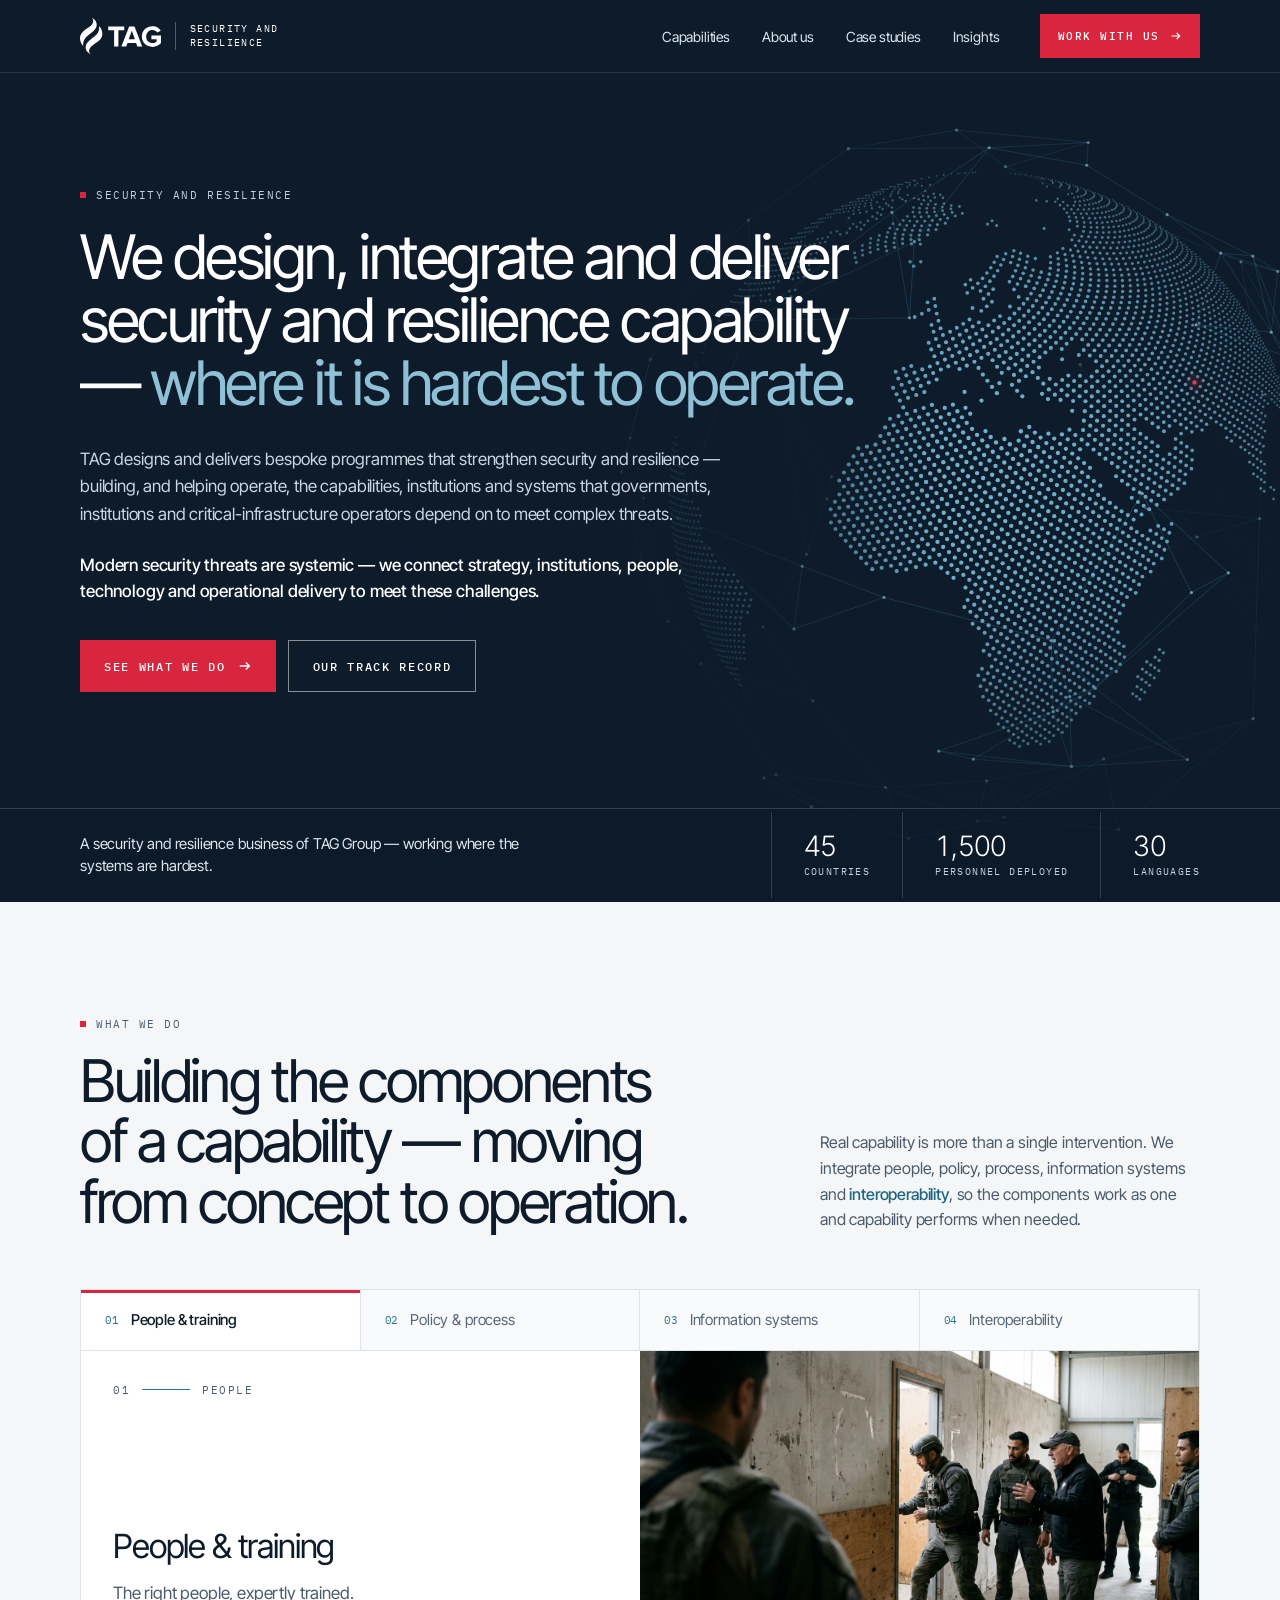
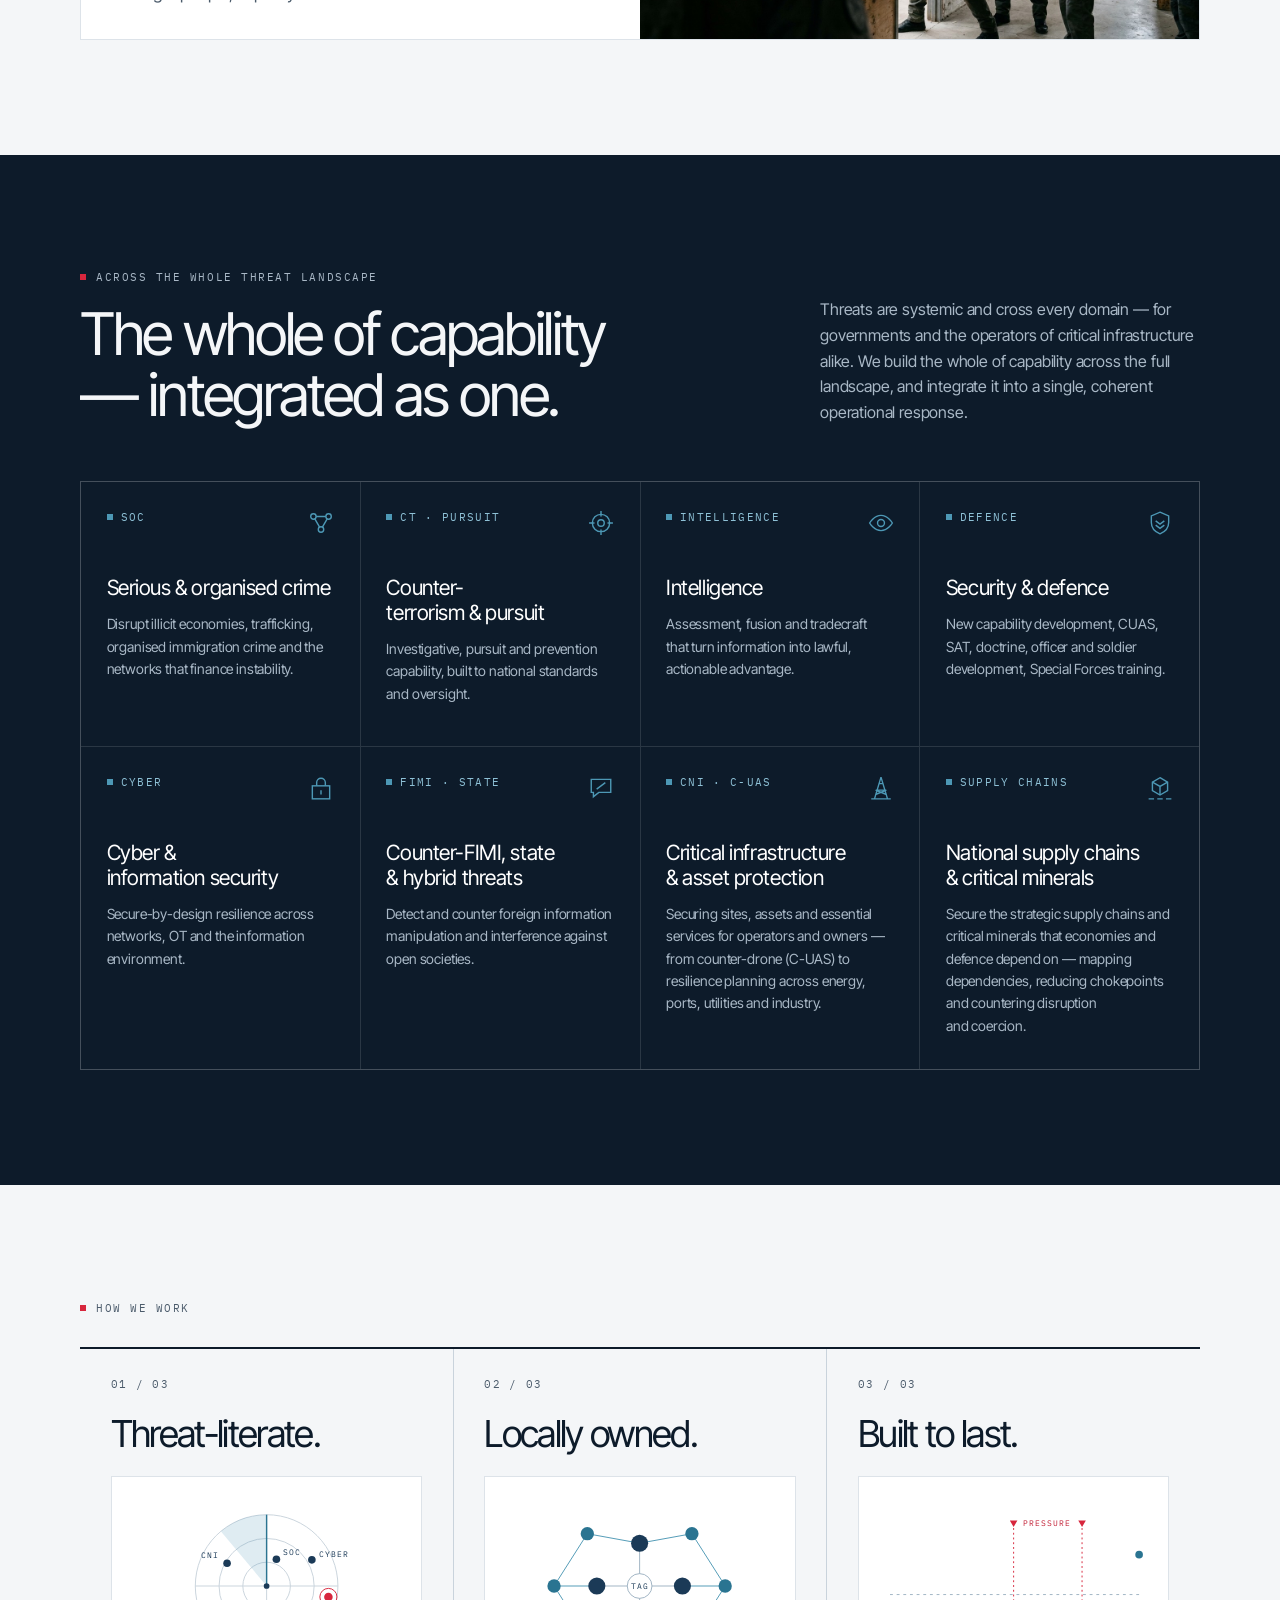
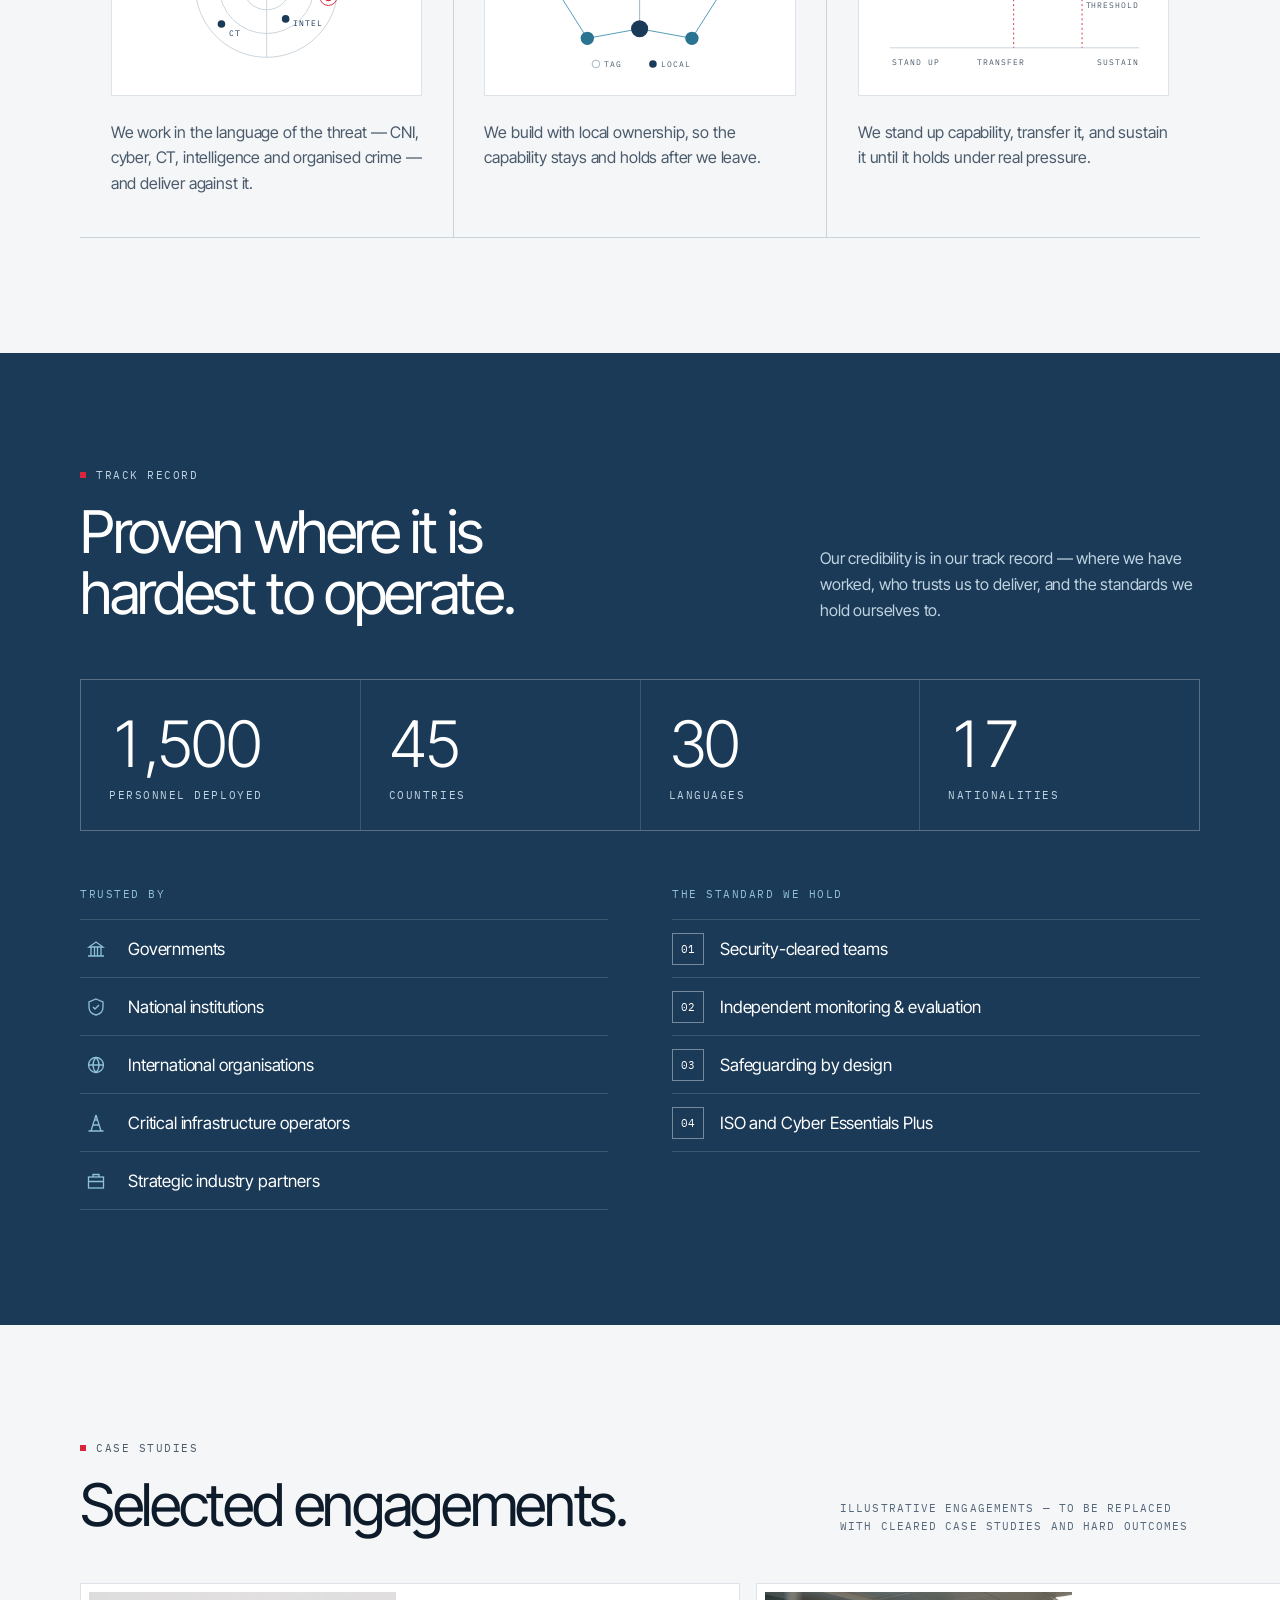
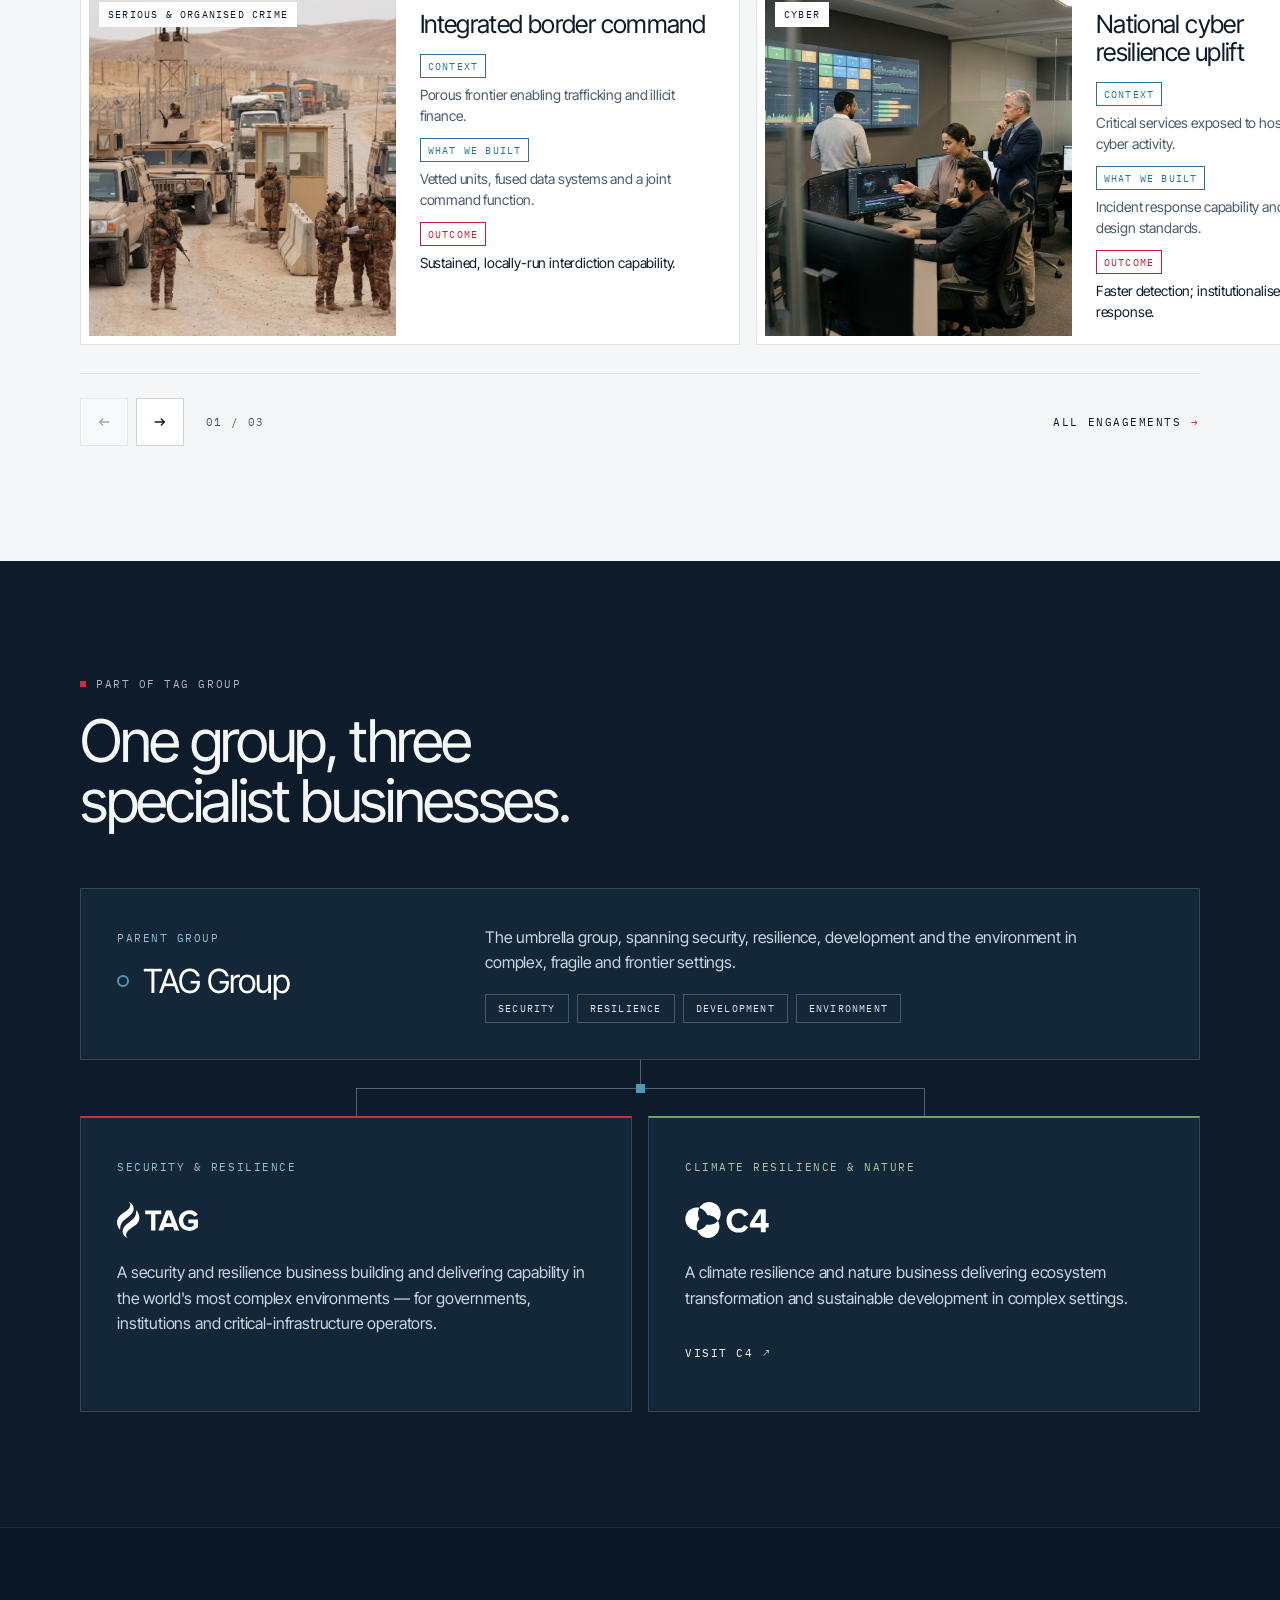
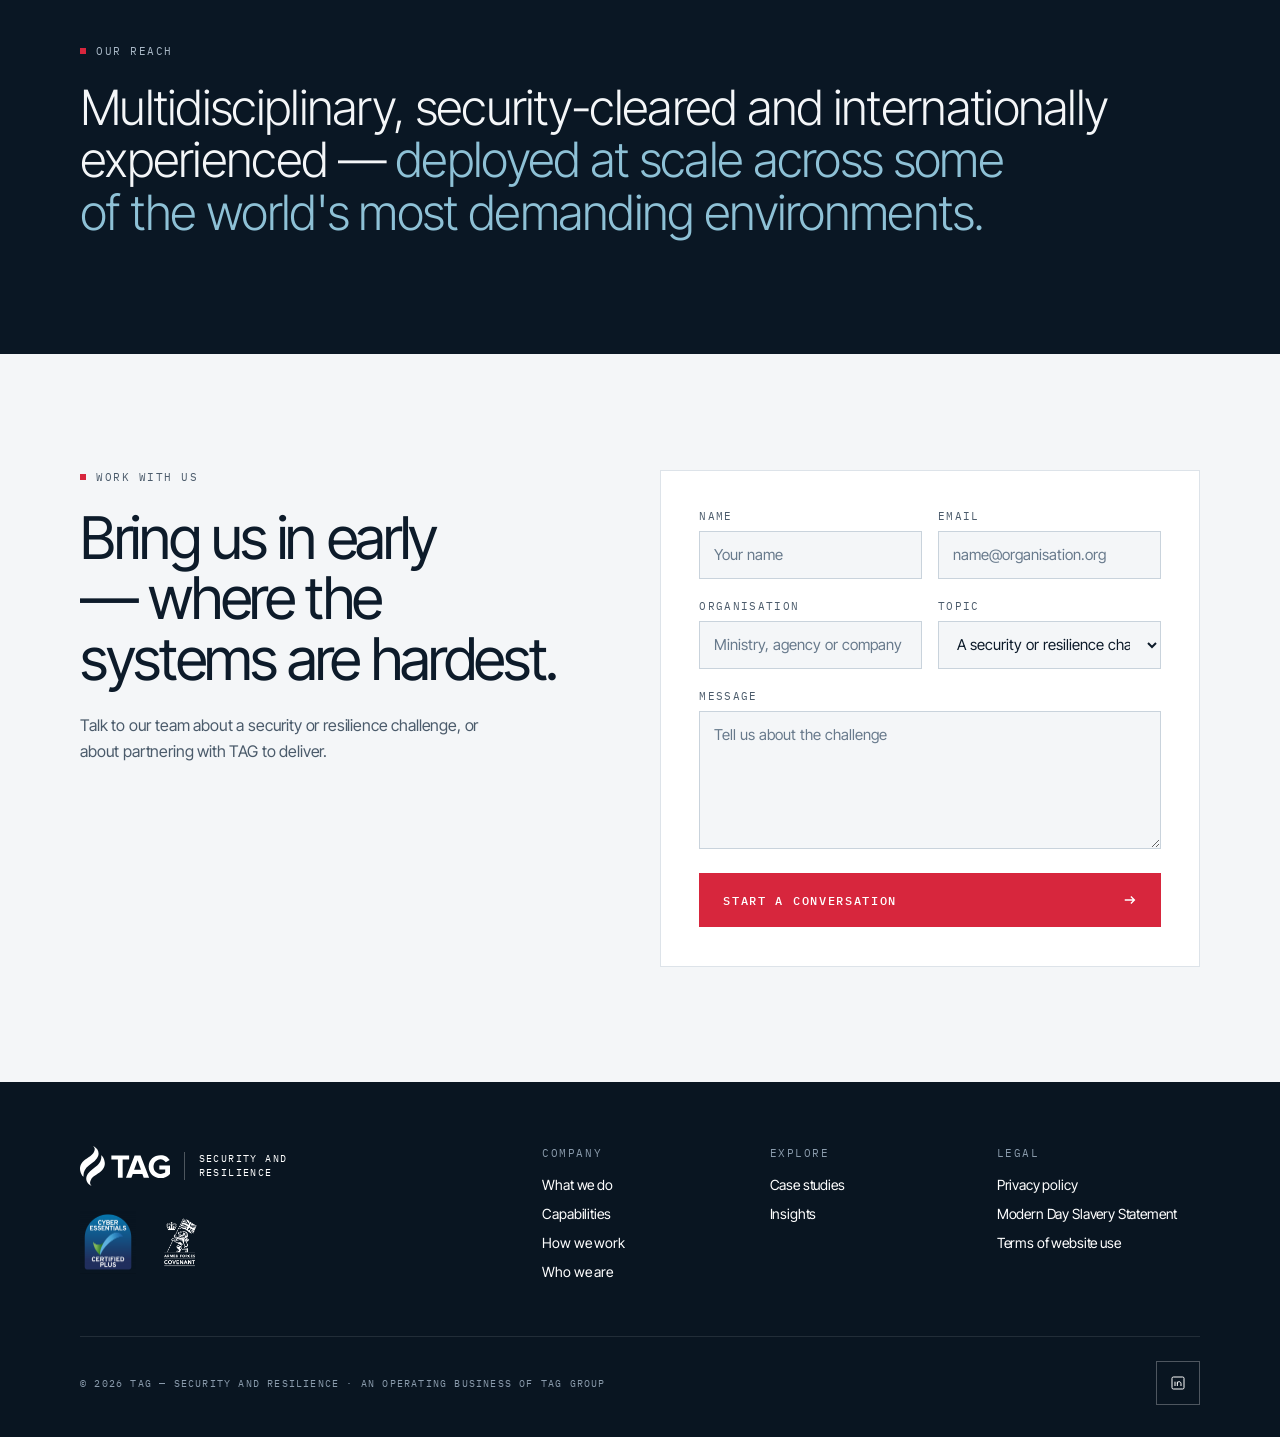
<file: index.html>
<!doctype html>
<html lang="en">
<head>
  <meta charset="utf-8">
  <meta name="viewport" content="width=device-width, initial-scale=1">
  <title>TAG — Security and Resilience</title>
  <meta name="description" content="TAG designs, integrates and delivers security and resilience capability — where it is hardest to operate.">
  <link rel="icon" href="assets/logos/tag-logo.svg" type="image/svg+xml">
  <link rel="preconnect" href="https://fonts.googleapis.com">
  <link rel="preconnect" href="https://fonts.gstatic.com" crossorigin>
  <link href="https://fonts.googleapis.com/css2?family=Inter+Tight:wght@300;400;500;600&amp;family=IBM+Plex+Mono:wght@400;500&amp;display=swap" rel="stylesheet">
  <link rel="stylesheet" href="css/styles.css">
</head>
<body>

  <header class="site-header">
    <div class="container site-header__inner">
      <a class="brand" href="#top" aria-label="TAG Security and Resilience — home">
        <img class="brand__logo" src="assets/logos/tag-logo.svg" alt="TAG">
        <span class="brand__divider" aria-hidden="true"></span>
        <span class="brand__name">Security and<br>Resilience</span>
      </a>
      <div class="site-header__actions">
        <nav class="site-nav" aria-label="Main">
          <a class="site-nav__link" href="#capabilities">Capabilities</a>
          <a class="site-nav__link" href="#group">About us</a>
          <a class="site-nav__link" href="case-studies.html">Case studies</a>
          <a class="site-nav__link" href="insights.html">Insights</a>
        </nav>
        <a class="btn btn--primary btn--small" href="#contact">Work with us <svg width="12" height="12" viewBox="0 0 16 16" fill="none" aria-hidden="true"><path d="M2 8h11M9 4l4 4-4 4" stroke="currentColor" stroke-width="1.6"/></svg></a>
      </div>
    </div>
  </header>

  <main>
    <!-- Hero -->
    <section id="top" class="hero">
      <div class="hero__globe" aria-hidden="true"><canvas data-globe></canvas></div>
      <div class="hero__fade" aria-hidden="true"></div>
      <div class="hero__fade hero__fade--bottom" aria-hidden="true"></div>
      <div class="container hero__content">
        <div class="hero__text">
          <p class="eyebrow eyebrow--on-navy">Security and resilience</p>
          <h1 class="hero__title">We design, integrate and deliver security and resilience capability — <span class="hero__title-accent">where it is hardest to operate.</span></h1>
          <p class="hero__lead">TAG designs and delivers bespoke programmes that strengthen security and resilience — building, and helping operate, the capabilities, institutions and systems that governments, institutions and critical-infrastructure operators depend on to meet complex threats.</p>
          <p class="hero__statement">Modern security threats are systemic — we connect strategy, institutions, people, technology and operational delivery to meet these challenges.</p>
          <div class="hero__actions">
            <a class="btn btn--primary" href="#approach">See what we do <svg width="14" height="14" viewBox="0 0 16 16" fill="none" aria-hidden="true"><path d="M2 8h11M9 4l4 4-4 4" stroke="currentColor" stroke-width="1.6"/></svg></a>
            <a class="btn btn--ghost" href="#record">Our track record</a>
          </div>
        </div>
      </div>
      <div class="hero-stats">
        <div class="container hero-stats__inner">
          <p class="hero-stats__note">A security and resilience business of TAG Group — working where the systems are hardest.</p>
          <dl class="hero-stats__list">
            <div class="hero-stat"><dt>Countries</dt><dd>45</dd></div>
            <div class="hero-stat"><dt>Personnel deployed</dt><dd>1,500</dd></div>
            <div class="hero-stat"><dt>Languages</dt><dd>30</dd></div>
          </dl>
        </div>
      </div>
    </section>

    <!-- What we do -->
    <section id="approach" class="section section--paper">
      <div class="container stack stack--section">
        <div class="section-head">
          <div class="section-head__main">
            <p class="eyebrow">What we do</p>
            <h2 class="section-title">Building the components of a capability — moving from concept to operation.</h2>
          </div>
          <p class="section-head__intro">Real capability is more than a single intervention. We integrate people, policy, process, information systems and <span class="accent">interoperability</span>, so the components work as one and capability performs when needed.</p>
        </div>
        <div class="tabs" data-tabs>
          <div class="tabs__list" role="tablist" aria-label="Components of capability">
            <button class="tabs__tab" type="button" role="tab" id="tab-people" aria-controls="panel-people" aria-selected="true"><span class="tabs__number">01</span>People &amp; training</button>
            <button class="tabs__tab" type="button" role="tab" id="tab-policy" aria-controls="panel-policy" aria-selected="false" tabindex="-1"><span class="tabs__number">02</span>Policy &amp; process</button>
            <button class="tabs__tab" type="button" role="tab" id="tab-systems" aria-controls="panel-systems" aria-selected="false" tabindex="-1"><span class="tabs__number">03</span>Information systems</button>
            <button class="tabs__tab" type="button" role="tab" id="tab-interoperability" aria-controls="panel-interoperability" aria-selected="false" tabindex="-1"><span class="tabs__number">04</span>Interoperability</button>
          </div>
          <div class="tab-panel" role="tabpanel" id="panel-people" aria-labelledby="tab-people">
            <div class="tab-panel__text">
              <p class="tab-panel__kicker">01<span class="tab-panel__rule" aria-hidden="true"></span>People</p>
              <h3 class="tab-panel__title">People &amp; training</h3>
              <p class="tab-panel__desc">The right people, expertly trained.</p>
            </div>
            <img class="tab-panel__image" src="assets/images/what-we-do/people-and-training.jpg" alt="Instructor coaching a team through a room-entry drill at a training facility" style="object-position: 55% 40%" loading="lazy">
          </div>
          <div class="tab-panel" role="tabpanel" id="panel-policy" aria-labelledby="tab-policy" hidden>
            <div class="tab-panel__text">
              <p class="tab-panel__kicker">02<span class="tab-panel__rule" aria-hidden="true"></span>Policy</p>
              <h3 class="tab-panel__title">Policy &amp; process</h3>
              <p class="tab-panel__desc">Strategy and policy set direction; process delivers on the ground.</p>
            </div>
            <img class="tab-panel__image" src="assets/images/what-we-do/policy-and-process.jpg" alt="Military and civilian officials in a joint working session" style="object-position: 50% 50%" loading="lazy">
          </div>
          <div class="tab-panel" role="tabpanel" id="panel-systems" aria-labelledby="tab-systems" hidden>
            <div class="tab-panel__text">
              <p class="tab-panel__kicker">03<span class="tab-panel__rule" aria-hidden="true"></span>Systems</p>
              <h3 class="tab-panel__title">Information systems</h3>
              <p class="tab-panel__desc">Secure, efficient and trusted.</p>
            </div>
            <img class="tab-panel__image" src="assets/images/what-we-do/information-systems.jpg" alt="Operators working in a joint operations centre with a video wall" style="object-position: 60% 50%" loading="lazy">
          </div>
          <div class="tab-panel" role="tabpanel" id="panel-interoperability" aria-labelledby="tab-interoperability" hidden>
            <div class="tab-panel__text">
              <p class="tab-panel__kicker">04<span class="tab-panel__rule" aria-hidden="true"></span>Integration</p>
              <h3 class="tab-panel__title">Interoperability</h3>
              <p class="tab-panel__desc">Systems and people working together as one.</p>
            </div>
            <img class="tab-panel__image" src="assets/images/what-we-do/interoperability.jpg" alt="Rooftop sensor equipment overlooking a container port at dusk" style="object-position: 50% 55%" loading="lazy">
          </div>
        </div>
      </div>
    </section>

    <!-- Capabilities -->
    <section id="capabilities" class="section section--ink">
      <div class="container stack stack--section">
        <div class="section-head">
          <div class="section-head__main">
            <p class="eyebrow eyebrow--on-dark">Across the whole threat landscape</p>
            <h2 class="section-title">The whole of capability — integrated as one.</h2>
          </div>
          <p class="section-head__intro">Threats are systemic and cross every domain — for governments and the operators of critical infrastructure alike. We build the whole of capability across the full landscape, and integrate it into a single, coherent operational response.</p>
        </div>
        <div class="capability-grid">
          <article class="capability-card">
            <div class="capability-card__head">
              <span class="capability-card__tag">SOC</span>
              <svg class="capability-card__icon" width="26" height="26" viewBox="0 0 24 24" fill="none" stroke-width="1.3" aria-hidden="true"><circle cx="5" cy="6" r="2.5"/><circle cx="19" cy="6" r="2.5"/><circle cx="12" cy="18" r="2.5"/><path d="M7.5 6h9M6.3 8.2l4.4 7.6M17.7 8.2l-4.4 7.6"/></svg>
            </div>
            <h3 class="capability-card__title">Serious &amp; organised crime</h3>
            <p class="capability-card__desc">Disrupt illicit economies, trafficking, organised immigration crime and the networks that finance instability.</p>
          </article>
          <article class="capability-card">
            <div class="capability-card__head">
              <span class="capability-card__tag">CT · Pursuit</span>
              <svg class="capability-card__icon" width="26" height="26" viewBox="0 0 24 24" fill="none" stroke-width="1.3" aria-hidden="true"><circle cx="12" cy="12" r="8"/><circle cx="12" cy="12" r="3"/><path d="M12 1v5M12 18v5M1 12h5M18 12h5"/></svg>
            </div>
            <h3 class="capability-card__title">Counter-terrorism &amp; pursuit</h3>
            <p class="capability-card__desc">Investigative, pursuit and prevention capability, built to national standards and oversight.</p>
          </article>
          <article class="capability-card">
            <div class="capability-card__head">
              <span class="capability-card__tag">Intelligence</span>
              <svg class="capability-card__icon" width="26" height="26" viewBox="0 0 24 24" fill="none" stroke-width="1.3" aria-hidden="true"><path d="M1.5 12S5.5 5 12 5s10.5 7 10.5 7-4 7-10.5 7S1.5 12 1.5 12z"/><circle cx="12" cy="12" r="3.2"/></svg>
            </div>
            <h3 class="capability-card__title">Intelligence</h3>
            <p class="capability-card__desc">Assessment, fusion and tradecraft that turn information into lawful, actionable advantage.</p>
          </article>
          <article class="capability-card">
            <div class="capability-card__head">
              <span class="capability-card__tag">Defence</span>
              <svg class="capability-card__icon" width="26" height="26" viewBox="0 0 24 24" fill="none" stroke-width="1.3" aria-hidden="true"><path d="M12 2l8 3.5v6c0 5-3.4 8.6-8 10.5-4.6-1.9-8-5.5-8-10.5v-6L12 2z"/><path d="M8 10l4 3 4-3M8 14l4 3 4-3"/></svg>
            </div>
            <h3 class="capability-card__title">Security &amp; defence</h3>
            <p class="capability-card__desc">New capability development, CUAS, SAT, doctrine, officer and soldier development, Special Forces training.</p>
          </article>
          <article class="capability-card">
            <div class="capability-card__head">
              <span class="capability-card__tag">Cyber</span>
              <svg class="capability-card__icon" width="26" height="26" viewBox="0 0 24 24" fill="none" stroke-width="1.3" aria-hidden="true"><rect x="4" y="10" width="16" height="12"/><path d="M8 10V7a4 4 0 0 1 8 0v3M12 14v4"/></svg>
            </div>
            <h3 class="capability-card__title">Cyber &amp; information security</h3>
            <p class="capability-card__desc">Secure-by-design resilience across networks, OT and the information environment.</p>
          </article>
          <article class="capability-card">
            <div class="capability-card__head">
              <span class="capability-card__tag">FIMI · State</span>
              <svg class="capability-card__icon" width="26" height="26" viewBox="0 0 24 24" fill="none" stroke-width="1.3" aria-hidden="true"><path d="M3 4h18v12H10l-5 4v-4H3V4z"/><path d="M8 13l8-6"/></svg>
            </div>
            <h3 class="capability-card__title">Counter-FIMI, state &amp; hybrid threats</h3>
            <p class="capability-card__desc">Detect and counter foreign information manipulation and interference against open societies.</p>
          </article>
          <article class="capability-card">
            <div class="capability-card__head">
              <span class="capability-card__tag">CNI · C-UAS</span>
              <svg class="capability-card__icon" width="26" height="26" viewBox="0 0 24 24" fill="none" stroke-width="1.3" aria-hidden="true"><path d="M12 2L6 22M12 2l6 20M8.2 14h7.6M9.8 8h4.4M3 22h18M7 18l10-4M17 18L7 14"/></svg>
            </div>
            <h3 class="capability-card__title">Critical infrastructure &amp; asset protection</h3>
            <p class="capability-card__desc">Securing sites, assets and essential services for operators and owners — from counter-drone (C-UAS) to resilience planning across energy, ports, utilities and industry.</p>
          </article>
          <article class="capability-card">
            <div class="capability-card__head">
              <span class="capability-card__tag">Supply chains</span>
              <svg class="capability-card__icon" width="26" height="26" viewBox="0 0 24 24" fill="none" stroke-width="1.3" aria-hidden="true"><path d="M12 2.5l7 4v8l-7 4-7-4v-8z"/><path d="M5 6.5l7 4 7-4M12 10.5v8"/><path d="M1.5 22h5M9.5 22h5M17.5 22h5"/></svg>
            </div>
            <h3 class="capability-card__title">National supply chains &amp; critical minerals</h3>
            <p class="capability-card__desc">Secure the strategic supply chains and critical minerals that economies and defence depend on — mapping dependencies, reducing chokepoints and countering disruption and coercion.</p>
          </article>
        </div>
      </div>
    </section>

    <!-- How we work -->
    <section id="how" class="section section--paper">
      <div class="container stack" style="gap: 32px">
        <p class="eyebrow">How we work</p>
        <h2 class="visually-hidden">Threat-literate. Locally owned. Built to last.</h2>
        <div class="principles">
          <article class="principle">
            <p class="principle__count">01 / 03</p>
            <h3 class="principle__title">Threat-literate.</h3>
            <div class="principle__art">
              <svg viewBox="0 0 300 190" fill="none" aria-hidden="true">
                <g stroke="#C9D3DC" stroke-width="1"><circle cx="150" cy="95" r="25"/><circle cx="150" cy="95" r="50"/><circle cx="150" cy="95" r="75"/><path d="M75 95H225M150 20V170"/></g>
                <g class="radar-sweep"><path d="M150 95 L150 20 A75 75 0 0 0 101.8 37.5 Z" fill="#4D98B5" fill-opacity="0.18"/><line x1="150" y1="95" x2="150" y2="20" stroke="#2A7491" stroke-width="1.5"/></g>
                <circle cx="150" cy="95" r="3" fill="#1B3A57"/>
                <circle class="radar-blip" cx="160.3" cy="66.8" r="4" fill="#1B3A57" style="animation-delay: -3.78s"/>
                <circle class="radar-blip" cx="197.6" cy="67.5" r="4" fill="#1B3A57" style="animation-delay: -3.33s"/>
                <circle cx="215" cy="106.5" r="9" stroke="#D7263D" stroke-width="1"/>
                <circle class="radar-blip" cx="215" cy="106.5" r="4.5" fill="#D7263D" style="animation-delay: -2.89s"/>
                <circle class="radar-blip" cx="170" cy="129.6" r="4" fill="#1B3A57" style="animation-delay: -2.33s"/>
                <circle class="radar-blip" cx="102.5" cy="134.9" r="4" fill="#1B3A57" style="animation-delay: -1.44s"/>
                <circle class="radar-blip" cx="108.4" cy="71" r="4" fill="#1B3A57" style="animation-delay: -0.67s"/>
                <g font-family="IBM Plex Mono, monospace" font-size="8" letter-spacing="1" fill="#1B3A57">
                  <text x="167" y="62">SOC</text><text x="205" y="64">CYBER</text><text x="178" y="137">INTEL</text><text x="110" y="148">CT</text><text x="100" y="66" text-anchor="end">CNI</text>
                </g>
              </svg>
            </div>
            <p class="principle__desc">We work in the language of the threat — CNI, cyber, CT, intelligence and organised crime — and deliver against it.</p>
          </article>
          <article class="principle">
            <p class="principle__count">02 / 03</p>
            <h3 class="principle__title">Locally owned.</h3>
            <div class="principle__art">
              <svg viewBox="0 0 300 190" fill="none" aria-hidden="true">
                <g stroke="#9FB3C2" stroke-width="1">
                  <line class="network-edge network-edge--inner" x1="150" y1="95" x2="150" y2="50"/><line class="network-edge network-edge--inner" x1="150" y1="95" x2="195" y2="95"/><line class="network-edge network-edge--inner" x1="150" y1="95" x2="150" y2="140"/><line class="network-edge network-edge--inner" x1="150" y1="95" x2="105" y2="95"/>
                </g>
                <g stroke="#4D98B5" stroke-width="1">
                  <line class="network-edge network-edge--outer" x1="150" y1="50" x2="95" y2="40"/><line class="network-edge network-edge--outer" x1="150" y1="50" x2="205" y2="40"/><line class="network-edge network-edge--outer" x1="195" y1="95" x2="240" y2="95"/><line class="network-edge network-edge--outer" x1="150" y1="140" x2="205" y2="150"/><line class="network-edge network-edge--outer" x1="150" y1="140" x2="95" y2="150"/><line class="network-edge network-edge--outer" x1="105" y1="95" x2="60" y2="95"/>
                  <line class="network-edge network-edge--outer" x1="205" y1="40" x2="240" y2="95"/><line class="network-edge network-edge--outer" x1="240" y1="95" x2="205" y2="150"/><line class="network-edge network-edge--outer" x1="95" y1="150" x2="60" y2="95"/><line class="network-edge network-edge--outer" x1="60" y1="95" x2="95" y2="40"/>
                </g>
                <g fill="#1B3A57"><circle class="network-node network-node--inner" cx="150" cy="50" r="9"/><circle class="network-node network-node--inner" cx="195" cy="95" r="9"/><circle class="network-node network-node--inner" cx="150" cy="140" r="9"/><circle class="network-node network-node--inner" cx="105" cy="95" r="9"/></g>
                <g fill="#2A7491"><circle class="network-node network-node--outer" cx="95" cy="40" r="7"/><circle class="network-node network-node--outer" cx="205" cy="40" r="7"/><circle class="network-node network-node--outer" cx="240" cy="95" r="7"/><circle class="network-node network-node--outer" cx="205" cy="150" r="7"/><circle class="network-node network-node--outer" cx="95" cy="150" r="7"/><circle class="network-node network-node--outer" cx="60" cy="95" r="7"/></g>
                <g class="network-seed"><circle cx="150" cy="95" r="13" fill="#FFFFFF" stroke="#9FB3C2"/><text x="150" y="98" text-anchor="middle" font-family="IBM Plex Mono, monospace" font-size="8" letter-spacing="1" fill="#1B3A57">TAG</text></g>
                <circle cx="104" cy="177" r="4" fill="#FFFFFF" stroke="#9FB3C2"/><circle cx="164" cy="177" r="4" fill="#1B3A57"/>
                <g font-family="IBM Plex Mono, monospace" font-size="8" letter-spacing="1" fill="#4B5B6B"><text x="113" y="180">TAG</text><text x="173" y="180">LOCAL</text></g>
              </svg>
            </div>
            <p class="principle__desc">We build with local ownership, so the capability stays and holds after we leave.</p>
          </article>
          <article class="principle">
            <p class="principle__count">03 / 03</p>
            <h3 class="principle__title">Built to last.</h3>
            <div class="principle__art">
              <svg viewBox="0 0 300 190" fill="none" aria-hidden="true">
                <line x1="20" y1="160" x2="282" y2="160" stroke="#C9D3DC" stroke-width="1"/>
                <line x1="20" y1="104" x2="282" y2="104" stroke="#9FB3C2" stroke-width="1" stroke-dasharray="3 4"/>
                <text x="282" y="118" text-anchor="end" font-family="IBM Plex Mono, monospace" font-size="8" letter-spacing="1" fill="#4B5B6B">THRESHOLD</text>
                <g class="pressure-marker">
                  <line x1="150" y1="34" x2="150" y2="160" stroke="#D7263D" stroke-width="1" stroke-dasharray="2 3"/>
                  <line x1="222" y1="34" x2="222" y2="160" stroke="#D7263D" stroke-width="1" stroke-dasharray="2 3"/>
                  <path d="M146 26h8l-4 7z M218 26h8l-4 7z" fill="#D7263D"/>
                  <text x="160" y="32" font-family="IBM Plex Mono, monospace" font-size="8" letter-spacing="1" fill="#C21F35">PRESSURE</text>
                </g>
                <path class="curve-line" d="M20 152 C 58 150, 82 92, 112 80 L 142 74 L 151 94 L 162 72 L 212 68 L 223 88 L 234 66 L 282 62" stroke="#2A7491" stroke-width="2" stroke-linejoin="round"/>
                <circle class="curve-end" cx="282" cy="62" r="4" fill="#2A7491"/>
                <g font-family="IBM Plex Mono, monospace" font-size="8" letter-spacing="1" fill="#4B5B6B"><text x="22" y="178">STAND UP</text><text x="112" y="178">TRANSFER</text><text x="282" y="178" text-anchor="end">SUSTAIN</text></g>
              </svg>
            </div>
            <p class="principle__desc">We stand up capability, transfer it, and sustain it until it holds under real pressure.</p>
          </article>
        </div>
      </div>
    </section>

    <!-- Track record -->
    <section id="record" class="section section--navy">
      <div class="container stack stack--section">
        <div class="section-head">
          <div class="section-head__main">
            <p class="eyebrow eyebrow--on-navy">Track record</p>
            <h2 class="section-title">Proven where it is hardest to operate.</h2>
          </div>
          <p class="section-head__intro">Our credibility is in our track record — where we have worked, who trusts us to deliver, and the standards we hold ourselves to.</p>
        </div>
        <dl class="stat-grid">
          <div class="stat"><dt class="stat__label">Personnel deployed</dt><dd class="stat__value">1,500</dd></div>
          <div class="stat"><dt class="stat__label">Countries</dt><dd class="stat__value">45</dd></div>
          <div class="stat"><dt class="stat__label">Languages</dt><dd class="stat__value">30</dd></div>
          <div class="stat"><dt class="stat__label">Nationalities</dt><dd class="stat__value">17</dd></div>
        </dl>
        <div class="record-lists">
          <div class="record-list">
            <h3 class="record-list__title">Trusted by</h3>
            <ul class="record-list__items">
              <li class="record-list__item"><span class="record-list__icon"><svg width="20" height="20" viewBox="0 0 20 20" fill="none" stroke-width="1.3" aria-hidden="true"><path d="M2 17h16M3 8h14M10 3l7 5H3l7-5zM5 8v9M8.5 8v9M11.5 8v9M15 8v9"/></svg></span>Governments</li>
              <li class="record-list__item"><span class="record-list__icon"><svg width="20" height="20" viewBox="0 0 20 20" fill="none" stroke-width="1.3" aria-hidden="true"><path d="M10 2l7 3v5c0 4-3 7-7 8-4-1-7-4-7-8V5l7-3z"/><path d="M7 10l2 2 4-4"/></svg></span>National institutions</li>
              <li class="record-list__item"><span class="record-list__icon"><svg width="20" height="20" viewBox="0 0 20 20" fill="none" stroke-width="1.3" aria-hidden="true"><circle cx="10" cy="10" r="7.5"/><path d="M2.5 10h15M10 2.5c2.2 2.2 3 4.8 3 7.5s-.8 5.3-3 7.5c-2.2-2.2-3-4.8-3-7.5s.8-5.3 3-7.5z"/></svg></span>International organisations</li>
              <li class="record-list__item"><span class="record-list__icon"><svg width="20" height="20" viewBox="0 0 20 20" fill="none" stroke-width="1.3" aria-hidden="true"><path d="M10 2L5 18M10 2l5 16M7 12h6M8.4 7h3.2M2.5 18h15"/></svg></span>Critical infrastructure operators</li>
              <li class="record-list__item"><span class="record-list__icon"><svg width="20" height="20" viewBox="0 0 20 20" fill="none" stroke-width="1.3" aria-hidden="true"><rect x="2.5" y="6" width="15" height="11"/><path d="M7 6V3.5h6V6M2.5 10.5h15"/></svg></span>Strategic industry partners</li>
            </ul>
          </div>
          <div class="record-list">
            <h3 class="record-list__title">The standard we hold</h3>
            <ul class="record-list__items">
              <li class="record-list__item"><span class="record-list__icon record-list__number">01</span>Security-cleared teams</li>
              <li class="record-list__item"><span class="record-list__icon record-list__number">02</span>Independent monitoring &amp; evaluation</li>
              <li class="record-list__item"><span class="record-list__icon record-list__number">03</span>Safeguarding by design</li>
              <li class="record-list__item"><span class="record-list__icon record-list__number">04</span>ISO and Cyber Essentials Plus</li>
            </ul>
          </div>
        </div>
      </div>
    </section>

    <!-- Case studies carousel -->
    <section id="engagements" class="section section--paper case-carousel-section">
      <div class="container stack" style="gap: 48px">
        <div class="section-head">
          <div class="section-head__main" style="flex: 0 1 auto">
            <p class="eyebrow">Case studies</p>
            <h2 class="section-title">Selected engagements.</h2>
          </div>
          <p class="section-head__intro mono-note" style="flex: 0 1 360px">Illustrative engagements — to be replaced with cleared case studies and hard outcomes</p>
        </div>
        <div class="case-carousel" data-carousel>
          <div class="case-carousel__track" data-carousel-track>
            <article class="case-card" aria-label="Engagement 1 of 3">
              <div class="case-card__media">
                <img src="assets/images/case-studies/integrated-border-command.jpg" alt="Security personnel checking documents at a desert border crossing" style="object-position: 50% 70%" loading="lazy">
                <span class="chip case-card__tag">Serious &amp; organised crime</span>
              </div>
              <div class="case-card__body">
                <h3 class="case-card__title">Integrated border command</h3>
                <dl class="case-facts">
                  <div class="case-facts__item"><dt class="case-facts__label">Context</dt><dd class="case-facts__value">Porous frontier enabling trafficking and illicit finance.</dd></div>
                  <div class="case-facts__item"><dt class="case-facts__label">What we built</dt><dd class="case-facts__value">Vetted units, fused data systems and a joint command function.</dd></div>
                  <div class="case-facts__item"><dt class="case-facts__label case-facts__label--outcome">Outcome</dt><dd class="case-facts__value case-facts__value--outcome">Sustained, locally-run interdiction capability.</dd></div>
                </dl>
              </div>
            </article>
            <article class="case-card" aria-label="Engagement 2 of 3">
              <div class="case-card__media">
                <img src="assets/images/case-studies/national-cyber-resilience.jpg" alt="Analysts reviewing threat data together in a cyber operations centre" style="object-position: 50% 45%" loading="lazy">
                <span class="chip case-card__tag">Cyber</span>
              </div>
              <div class="case-card__body">
                <h3 class="case-card__title">National cyber resilience uplift</h3>
                <dl class="case-facts">
                  <div class="case-facts__item"><dt class="case-facts__label">Context</dt><dd class="case-facts__value">Critical services exposed to hostile and criminal cyber activity.</dd></div>
                  <div class="case-facts__item"><dt class="case-facts__label">What we built</dt><dd class="case-facts__value">Incident response capability and secure-by-design standards.</dd></div>
                  <div class="case-facts__item"><dt class="case-facts__label case-facts__label--outcome">Outcome</dt><dd class="case-facts__value case-facts__value--outcome">Faster detection; institutionalised national response.</dd></div>
                </dl>
              </div>
            </article>
            <article class="case-card" aria-label="Engagement 3 of 3">
              <div class="case-card__media">
                <img src="assets/images/case-studies/partner-force-development.jpg" alt="Officers planning around a map during a classroom exercise" style="object-position: 50% 55%" loading="lazy">
                <span class="chip case-card__tag">Security &amp; defence</span>
              </div>
              <div class="case-card__body">
                <h3 class="case-card__title">Partner force capability development</h3>
                <dl class="case-facts">
                  <div class="case-facts__item"><dt class="case-facts__label">Context</dt><dd class="case-facts__value">A partner force facing an evolving threat with capability gaps.</dd></div>
                  <div class="case-facts__item"><dt class="case-facts__label">What we built</dt><dd class="case-facts__value">Doctrine, specialist training and a self-sustaining pipeline.</dd></div>
                  <div class="case-facts__item"><dt class="case-facts__label case-facts__label--outcome">Outcome</dt><dd class="case-facts__value case-facts__value--outcome">Accredited capability, owned and run by the partner.</dd></div>
                </dl>
              </div>
            </article>
          </div>
          <div class="case-carousel__controls">
            <div class="case-carousel__buttons">
              <button class="icon-btn" type="button" aria-label="Previous engagement" data-carousel-prev><svg width="14" height="14" viewBox="0 0 16 16" fill="none" aria-hidden="true"><path d="M14 8H3M7 4L3 8l4 4" stroke="currentColor" stroke-width="1.5"/></svg></button>
              <button class="icon-btn" type="button" aria-label="Next engagement" data-carousel-next><svg width="14" height="14" viewBox="0 0 16 16" fill="none" aria-hidden="true"><path d="M2 8h11M9 4l4 4-4 4" stroke="currentColor" stroke-width="1.5"/></svg></button>
              <span class="case-carousel__counter" aria-live="polite" data-carousel-counter>01 / 03</span>
            </div>
            <a class="text-link" href="case-studies.html">All engagements <span class="text-link__arrow" aria-hidden="true">→</span></a>
          </div>
        </div>
      </div>
    </section>

    <!-- Part of TAG Group -->
    <section id="group" class="section section--ink">
      <div class="container stack stack--section">
        <div class="section-head__main">
          <p class="eyebrow eyebrow--on-dark">Part of TAG Group</p>
          <h2 class="section-title">One group, three specialist businesses.</h2>
        </div>
        <div class="group-tree">
          <div class="group-card group-card--parent">
            <div class="group-card__intro">
              <p class="group-card__label">Parent group</p>
              <h3 class="group-card__name">TAG Group</h3>
            </div>
            <div class="group-card__details">
              <p class="group-card__text">The umbrella group, spanning security, resilience, development and the environment in complex, fragile and frontier settings.</p>
              <ul class="chip-list">
                <li class="chip chip--on-dark">Security</li>
                <li class="chip chip--on-dark">Resilience</li>
                <li class="chip chip--on-dark">Development</li>
                <li class="chip chip--on-dark">Environment</li>
              </ul>
            </div>
          </div>
          <div class="group-tree__lines" aria-hidden="true">
            <span class="group-tree__stem"></span><span class="group-tree__bar"></span><span class="group-tree__drop--left"></span><span class="group-tree__drop--right"></span><span class="group-tree__node"></span>
          </div>
          <div class="group-tree__children">
            <div class="group-card group-card--tag">
              <p class="group-card__label">Security &amp; resilience</p>
              <div class="group-card__logo"><img src="assets/logos/tag-logo.svg" alt="TAG"></div>
              <p class="group-card__text">A security and resilience business building and delivering capability in the world's most complex environments — for governments, institutions and critical-infrastructure operators.</p>
            </div>
            <div class="group-card group-card--c4">
              <p class="group-card__label">Climate resilience &amp; nature</p>
              <h3 class="group-card__logo"><img src="assets/logos/c4-ecosolutions-logo.svg" alt="C4 EcoSolutions"></h3>
              <p class="group-card__text">A climate resilience and nature business delivering ecosystem transformation and sustainable development in complex settings.</p>
              <a class="text-link text-link--on-dark" href="#group">Visit C4 <span class="text-link__arrow" aria-hidden="true" style="color: var(--green-light)">↗</span></a>
            </div>
          </div>
        </div>
      </div>
    </section>

    <!-- Our reach -->
    <section id="reach" class="section section--night">
      <div class="container stack" style="gap: 24px">
        <p class="eyebrow eyebrow--on-dark">Our reach</p>
        <p class="reach-statement">Multidisciplinary, security-cleared and internationally experienced — <span class="reach-statement__accent">deployed at scale across some of the world's most demanding environments.</span></p>
      </div>
    </section>

    <!-- Work with us -->
    <section id="contact" class="section section--paper">
      <div class="container contact">
        <div class="contact__intro">
          <p class="eyebrow">Work with us</p>
          <h2 class="section-title">Bring us in early — where the systems are hardest.</h2>
          <p class="contact__text">Talk to our team about a security or resilience challenge, or about partnering with TAG to deliver.</p>
        </div>
        <form class="contact-form" aria-label="Start a conversation" data-contact-form>
          <label class="field">Name<input class="field__control" type="text" name="name" autocomplete="name" placeholder="Your name" required></label>
          <label class="field">Email<input class="field__control" type="email" name="email" autocomplete="email" placeholder="name@organisation.org" required></label>
          <label class="field">Organisation<input class="field__control" type="text" name="organisation" autocomplete="organization" placeholder="Ministry, agency or company"></label>
          <label class="field">Topic<select class="field__control" name="topic"><option>A security or resilience challenge</option><option>Partnering with TAG to deliver</option></select></label>
          <label class="field field--full">Message<textarea class="field__control" name="message" rows="5" placeholder="Tell us about the challenge"></textarea></label>
          <button class="btn btn--primary" type="submit">Start a conversation <svg width="14" height="14" viewBox="0 0 16 16" fill="none" aria-hidden="true"><path d="M2 8h11M9 4l4 4-4 4" stroke="currentColor" stroke-width="1.6"/></svg></button>
          <p class="contact-form__status" role="status" data-form-status hidden></p>
        </form>
      </div>
    </section>
  </main>

  <footer class="site-footer">
    <div class="container site-footer__inner">
      <div class="site-footer__top">
        <div class="site-footer__brand">
          <a class="brand" href="#top" aria-label="TAG Security and Resilience — home">
        <img class="brand__logo" src="assets/logos/tag-logo.svg" alt="TAG">
        <span class="brand__divider" aria-hidden="true"></span>
        <span class="brand__name">Security and<br>Resilience</span>
      </a>
          <div class="accreditations">
            <img src="assets/logos/cyber-essentials-plus.png" alt="Cyber Essentials Plus certified">
            <img src="assets/logos/armed-forces-covenant.png" alt="Armed Forces Covenant">
          </div>
        </div>
        <nav class="footer-nav" aria-label="Footer">
          <div class="footer-nav__column">
            <h2 class="footer-nav__heading">Company</h2>
          <a class="footer-nav__link" href="#approach">What we do</a>
          <a class="footer-nav__link" href="#capabilities">Capabilities</a>
          <a class="footer-nav__link" href="#how">How we work</a>
          <a class="footer-nav__link" href="#group">Who we are</a>
          </div>
          <div class="footer-nav__column">
            <h2 class="footer-nav__heading">Explore</h2>
            <a class="footer-nav__link" href="case-studies.html">Case studies</a>
            <a class="footer-nav__link" href="insights.html">Insights</a>
          </div>
          <div class="footer-nav__column">
            <h2 class="footer-nav__heading">Legal</h2>
          <a class="footer-nav__link" href="https://tagintdev.com/privacy-policy/">Privacy policy</a>
          <a class="footer-nav__link" href="https://tagintdev.com/modern-day-slavery-statement/">Modern Day Slavery Statement</a>
          <a class="footer-nav__link" href="https://tagintdev.com/terms-of-website-use/">Terms of website use</a>
          </div>
        </nav>
      </div>
      <div class="site-footer__bottom">
        <span>© 2026 TAG — Security and Resilience · An operating business of TAG Group</span>
        <a class="social-btn" href="https://www.linkedin.com/company/taginternational/" aria-label="TAG on LinkedIn">
          <svg width="16" height="16" viewBox="0 0 24 24" fill="none" stroke="currentColor" stroke-width="1.5" aria-hidden="true"><rect x="3" y="3" width="18" height="18" rx="2"/><path d="M7.5 10v6.5M7.5 7.2v.1M11 16.5V10M11 13c0-1.8 1-3 2.6-3s2.9 1.2 2.9 3v3.5"/></svg>
        </a>
      </div>
    </div>
  </footer>
  <script src="js/land-dots.js"></script>
  <script src="js/globe.js"></script>
  <script src="js/home.js"></script>
</body>
</html>
</file>
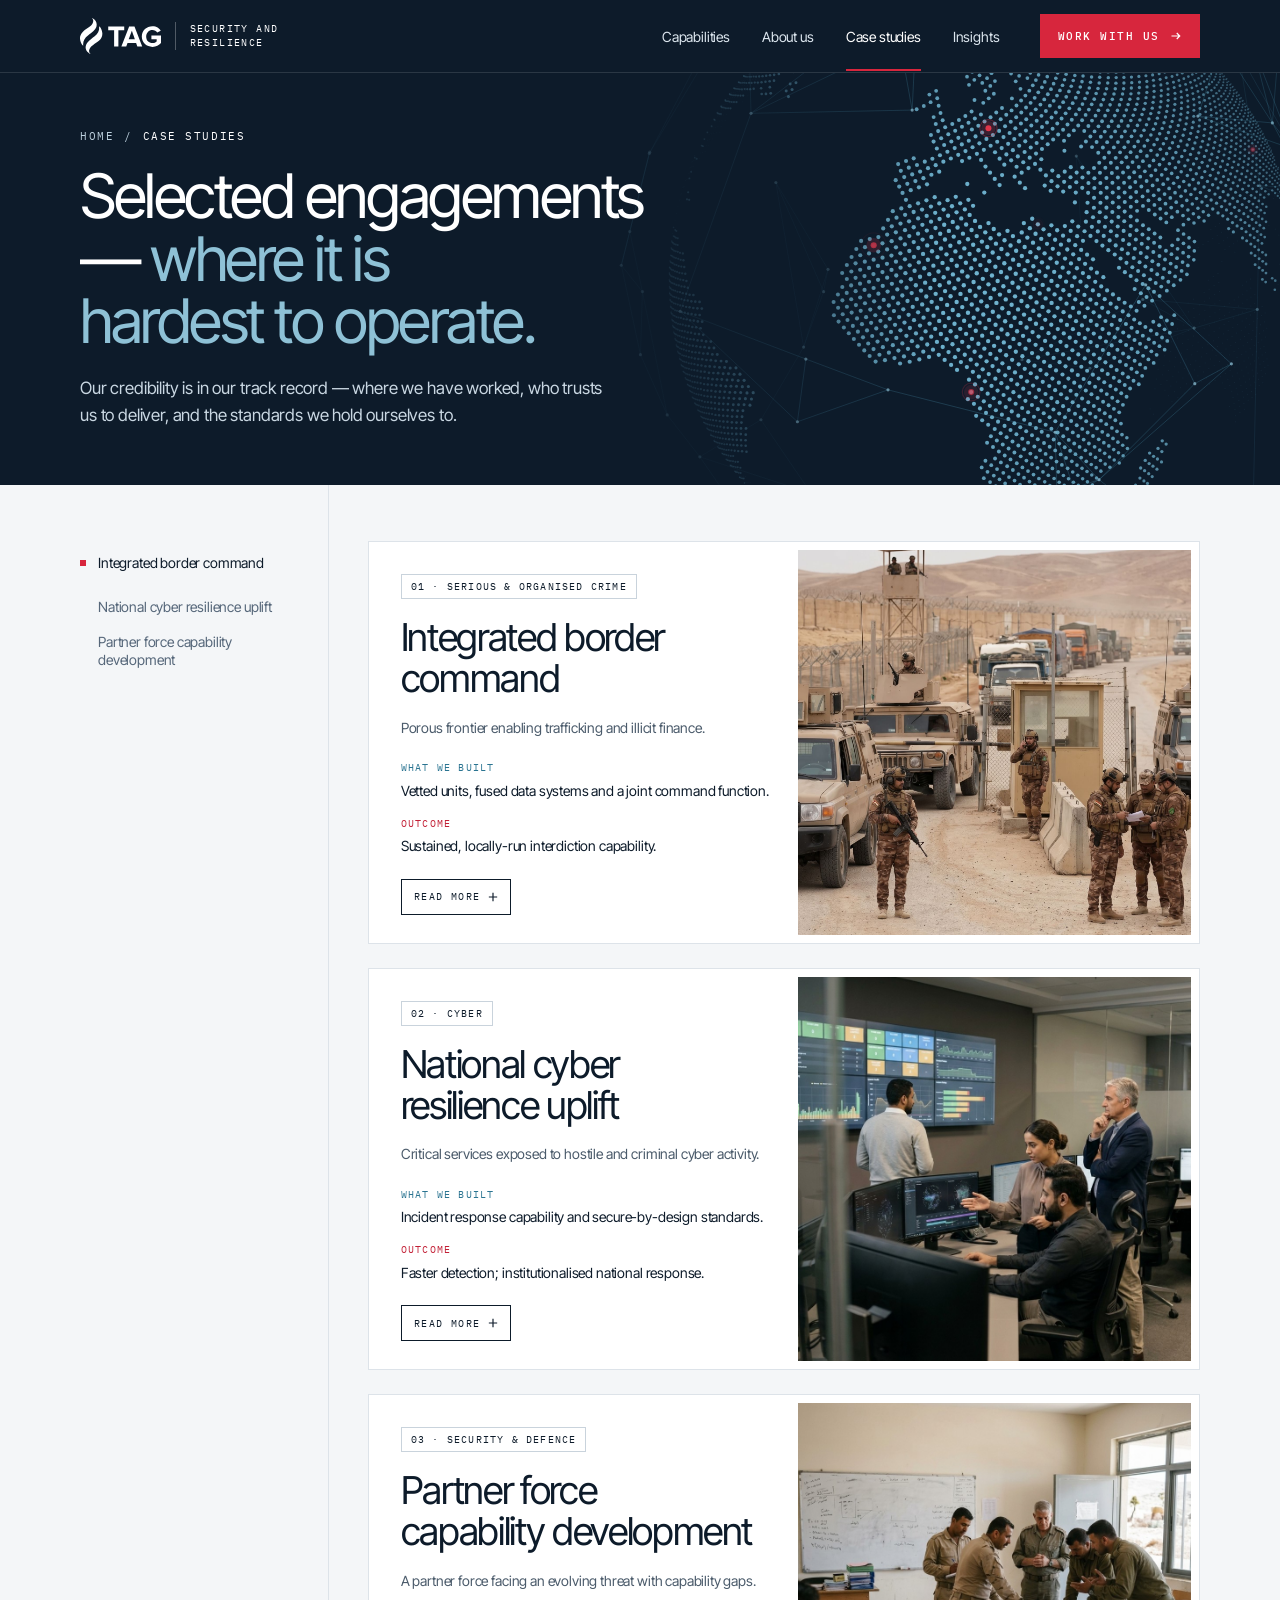
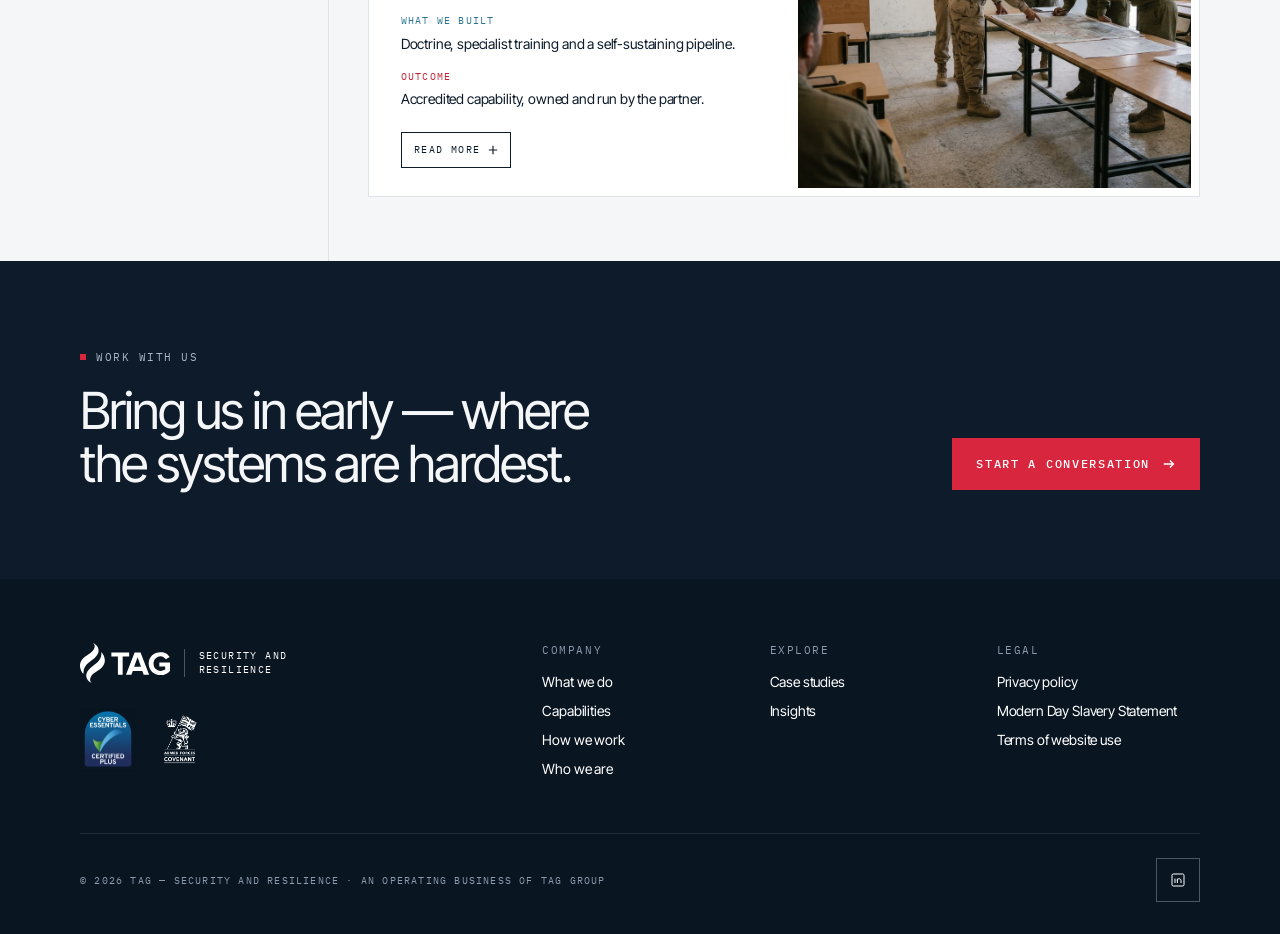
<file: case-studies.html>
<!doctype html>
<html lang="en">
<head>
  <meta charset="utf-8">
  <meta name="viewport" content="width=device-width, initial-scale=1">
  <title>TAG — Case studies</title>
  <meta name="description" content="Selected TAG engagements: what we built and the outcomes, where it is hardest to operate.">
  <link rel="icon" href="assets/logos/tag-logo.svg" type="image/svg+xml">
  <link rel="preconnect" href="https://fonts.googleapis.com">
  <link rel="preconnect" href="https://fonts.gstatic.com" crossorigin>
  <link href="https://fonts.googleapis.com/css2?family=Inter+Tight:wght@300;400;500;600&amp;family=IBM+Plex+Mono:wght@400;500&amp;display=swap" rel="stylesheet">
  <link rel="stylesheet" href="css/styles.css">
</head>
<body>

  <header class="site-header">
    <div class="container site-header__inner">
      <a class="brand" href="index.html" aria-label="TAG Security and Resilience — home">
        <img class="brand__logo" src="assets/logos/tag-logo.svg" alt="TAG">
        <span class="brand__divider" aria-hidden="true"></span>
        <span class="brand__name">Security and<br>Resilience</span>
      </a>
      <div class="site-header__actions">
        <nav class="site-nav" aria-label="Main">
          <a class="site-nav__link" href="index.html#capabilities">Capabilities</a>
          <a class="site-nav__link" href="index.html#group">About us</a>
          <a class="site-nav__link is-current" href="case-studies.html" aria-current="page">Case studies</a>
          <a class="site-nav__link" href="insights.html">Insights</a>
        </nav>
        <a class="btn btn--primary btn--small" href="#contact">Work with us <svg width="12" height="12" viewBox="0 0 16 16" fill="none" aria-hidden="true"><path d="M2 8h11M9 4l4 4-4 4" stroke="currentColor" stroke-width="1.6"/></svg></a>
      </div>
    </div>
  </header>

  <main>
    <section id="top" class="hero hero--compact">
      <div class="hero__globe" aria-hidden="true"><canvas data-globe></canvas></div>
      <div class="hero__fade" aria-hidden="true"></div>
      <div class="container hero__content">
        <div class="hero__text">
          <nav class="breadcrumb" aria-label="Breadcrumb">
            <a href="index.html">Home</a><span aria-hidden="true">/</span><span aria-current="page">Case studies</span>
          </nav>
          <h1 class="hero__title">Selected engagements — <span class="hero__title-accent">where it is hardest to operate.</span></h1>
          <p class="hero__lead">Our credibility is in our track record — where we have worked, who trusts us to deliver, and the standards we hold ourselves to.</p>
        </div>
      </div>
    </section>

    <section class="section--paper">
      <div class="container case-layout">
        <aside class="case-index">
          <nav class="case-index__nav" aria-label="Case studies">
          <a class="case-index__link is-active" href="#cs-1" data-case-link>Integrated border command</a>
          <a class="case-index__link" href="#cs-2" data-case-link>National cyber resilience uplift</a>
          <a class="case-index__link" href="#cs-3" data-case-link>Partner force capability development</a>
          </nav>
        </aside>
        <div class="case-list">
        <article id="cs-1" class="case-entry" aria-labelledby="cs-1-title">
          <div class="case-entry__grid">
            <div class="case-entry__text">
              <span class="chip case-entry__tag">01 · Serious &amp; organised crime</span>
              <h2 id="cs-1-title" class="case-entry__title">Integrated border command</h2>
              <p class="case-entry__context">Porous frontier enabling trafficking and illicit finance.</p>
              <dl class="case-facts">
                  <div class="case-facts__item"><dt class="case-facts__label">What we built</dt><dd class="case-facts__value">Vetted units, fused data systems and a joint command function.</dd></div>
                  <div class="case-facts__item"><dt class="case-facts__label case-facts__label--outcome">Outcome</dt><dd class="case-facts__value case-facts__value--outcome">Sustained, locally-run interdiction capability.</dd></div>
              </dl>
              <button class="read-more" type="button" aria-expanded="false" aria-controls="cs-1-more" data-read-more>
                <span data-read-more-label>Read more</span>
                <svg class="read-more__icon" width="10" height="10" viewBox="0 0 12 12" fill="none" aria-hidden="true"><path d="M6 1v10M1 6h10" stroke="currentColor" stroke-width="1.4"/></svg>
              </button>
            </div>
            <div class="case-entry__media">
              <img src="assets/images/case-studies/integrated-border-command.jpg" alt="Security personnel checking documents at a desert border crossing" style="object-position: 50% 70%" loading="lazy">
            </div>
          </div>
          <div id="cs-1-more" class="case-entry__more" aria-hidden="true">
            <div class="case-entry__more-inner">
              <div class="case-more">
                <div class="case-more__block">
                  <h3 class="case-more__label">Approach</h3>
                  <p class="case-more__text">Lorem ipsum dolor sit amet, consectetur adipiscing elit. Integer posuere erat a ante venenatis dapibus, posuere velit aliquet. Donec ullamcorper nulla non metus auctor fringilla, vestibulum id ligula porta felis euismod semper.</p>
                </div>
                <div class="case-more__block">
                  <h3 class="case-more__label">Phases</h3>
                  <ol class="case-more__list">
                    <li><span class="case-more__step">01</span>Stand up — lorem ipsum dolor sit amet, consectetur.</li>
                    <li><span class="case-more__step">02</span>Transfer — maecenas faucibus mollis interdum.</li>
                    <li><span class="case-more__step">03</span>Sustain — cras mattis consectetur purus sit amet.</li>
                  </ol>
                </div>
                <div class="case-more__block">
                  <h3 class="case-more__label case-more__label--results">Key results</h3>
                  <ul class="case-more__list">
                    <li><span class="case-more__bullet" aria-hidden="true"></span>[RESULT] — lorem ipsum dolor sit amet.</li>
                    <li><span class="case-more__bullet" aria-hidden="true"></span>[RESULT] — aenean eu leo quam pellentesque.</li>
                    <li><span class="case-more__bullet" aria-hidden="true"></span>[RESULT] — nullam quis risus eget urna mollis.</li>
                  </ul>
                </div>
              </div>
            </div>
          </div>
        </article>
        <article id="cs-2" class="case-entry" aria-labelledby="cs-2-title">
          <div class="case-entry__grid">
            <div class="case-entry__text">
              <span class="chip case-entry__tag">02 · Cyber</span>
              <h2 id="cs-2-title" class="case-entry__title">National cyber resilience uplift</h2>
              <p class="case-entry__context">Critical services exposed to hostile and criminal cyber activity.</p>
              <dl class="case-facts">
                  <div class="case-facts__item"><dt class="case-facts__label">What we built</dt><dd class="case-facts__value">Incident response capability and secure-by-design standards.</dd></div>
                  <div class="case-facts__item"><dt class="case-facts__label case-facts__label--outcome">Outcome</dt><dd class="case-facts__value case-facts__value--outcome">Faster detection; institutionalised national response.</dd></div>
              </dl>
              <button class="read-more" type="button" aria-expanded="false" aria-controls="cs-2-more" data-read-more>
                <span data-read-more-label>Read more</span>
                <svg class="read-more__icon" width="10" height="10" viewBox="0 0 12 12" fill="none" aria-hidden="true"><path d="M6 1v10M1 6h10" stroke="currentColor" stroke-width="1.4"/></svg>
              </button>
            </div>
            <div class="case-entry__media">
              <img src="assets/images/case-studies/national-cyber-resilience.jpg" alt="Analysts reviewing threat data together in a cyber operations centre" style="object-position: 50% 45%" loading="lazy">
            </div>
          </div>
          <div id="cs-2-more" class="case-entry__more" aria-hidden="true">
            <div class="case-entry__more-inner">
              <div class="case-more">
                <div class="case-more__block">
                  <h3 class="case-more__label">Approach</h3>
                  <p class="case-more__text">Lorem ipsum dolor sit amet, consectetur adipiscing elit. Curabitur blandit tempus porttitor. Vivamus sagittis lacus vel augue laoreet rutrum faucibus dolor auctor. Sed posuere consectetur est at lobortis, etiam porta sem malesuada.</p>
                </div>
                <div class="case-more__block">
                  <h3 class="case-more__label">Phases</h3>
                  <ol class="case-more__list">
                    <li><span class="case-more__step">01</span>Stand up — donec sed odio dui, etiam porta.</li>
                    <li><span class="case-more__step">02</span>Transfer — integer posuere erat a ante.</li>
                    <li><span class="case-more__step">03</span>Sustain — morbi leo risus, porta ac consectetur.</li>
                  </ol>
                </div>
                <div class="case-more__block">
                  <h3 class="case-more__label case-more__label--results">Key results</h3>
                  <ul class="case-more__list">
                    <li><span class="case-more__bullet" aria-hidden="true"></span>[RESULT] — vestibulum id ligula porta felis.</li>
                    <li><span class="case-more__bullet" aria-hidden="true"></span>[RESULT] — fusce dapibus tellus ac cursus.</li>
                    <li><span class="case-more__bullet" aria-hidden="true"></span>[RESULT] — maecenas sed diam eget risus varius.</li>
                  </ul>
                </div>
              </div>
            </div>
          </div>
        </article>
        <article id="cs-3" class="case-entry" aria-labelledby="cs-3-title">
          <div class="case-entry__grid">
            <div class="case-entry__text">
              <span class="chip case-entry__tag">03 · Security &amp; defence</span>
              <h2 id="cs-3-title" class="case-entry__title">Partner force capability development</h2>
              <p class="case-entry__context">A partner force facing an evolving threat with capability gaps.</p>
              <dl class="case-facts">
                  <div class="case-facts__item"><dt class="case-facts__label">What we built</dt><dd class="case-facts__value">Doctrine, specialist training and a self-sustaining pipeline.</dd></div>
                  <div class="case-facts__item"><dt class="case-facts__label case-facts__label--outcome">Outcome</dt><dd class="case-facts__value case-facts__value--outcome">Accredited capability, owned and run by the partner.</dd></div>
              </dl>
              <button class="read-more" type="button" aria-expanded="false" aria-controls="cs-3-more" data-read-more>
                <span data-read-more-label>Read more</span>
                <svg class="read-more__icon" width="10" height="10" viewBox="0 0 12 12" fill="none" aria-hidden="true"><path d="M6 1v10M1 6h10" stroke="currentColor" stroke-width="1.4"/></svg>
              </button>
            </div>
            <div class="case-entry__media">
              <img src="assets/images/case-studies/partner-force-development.jpg" alt="Officers planning around a map during a classroom exercise" style="object-position: 50% 55%" loading="lazy">
            </div>
          </div>
          <div id="cs-3-more" class="case-entry__more" aria-hidden="true">
            <div class="case-entry__more-inner">
              <div class="case-more">
                <div class="case-more__block">
                  <h3 class="case-more__label">Approach</h3>
                  <p class="case-more__text">Lorem ipsum dolor sit amet, consectetur adipiscing elit. Nullam id dolor id nibh ultricies vehicula ut id elit. Cum sociis natoque penatibus et magnis dis parturient montes, nascetur ridiculus mus. Donec id elit non mi porta gravida.</p>
                </div>
                <div class="case-more__block">
                  <h3 class="case-more__label">Phases</h3>
                  <ol class="case-more__list">
                    <li><span class="case-more__step">01</span>Stand up — aenean lacinia bibendum nulla sed.</li>
                    <li><span class="case-more__step">02</span>Transfer — vivamus sagittis lacus vel augue.</li>
                    <li><span class="case-more__step">03</span>Sustain — duis mollis, est non commodo luctus.</li>
                  </ol>
                </div>
                <div class="case-more__block">
                  <h3 class="case-more__label case-more__label--results">Key results</h3>
                  <ul class="case-more__list">
                    <li><span class="case-more__bullet" aria-hidden="true"></span>[RESULT] — etiam porta sem malesuada magna.</li>
                    <li><span class="case-more__bullet" aria-hidden="true"></span>[RESULT] — cras justo odio, dapibus ac facilisis.</li>
                    <li><span class="case-more__bullet" aria-hidden="true"></span>[RESULT] — donec ullamcorper nulla non metus.</li>
                  </ul>
                </div>
              </div>
            </div>
          </div>
        </article>
        </div>
      </div>
    </section>

  <section id="contact" class="section--ink">
    <div class="container cta-band__inner">
      <div class="cta-band__main">
        <p class="eyebrow eyebrow--on-dark">Work with us</p>
        <h2 class="cta-band__title">Bring us in early — where the systems are hardest.</h2>
      </div>
      <a class="btn btn--primary" href="index.html#contact">Start a conversation <svg width="14" height="14" viewBox="0 0 16 16" fill="none" aria-hidden="true"><path d="M2 8h11M9 4l4 4-4 4" stroke="currentColor" stroke-width="1.6"/></svg></a>
    </div>
  </section>
  </main>

  <footer class="site-footer">
    <div class="container site-footer__inner">
      <div class="site-footer__top">
        <div class="site-footer__brand">
          <a class="brand" href="index.html" aria-label="TAG Security and Resilience — home">
        <img class="brand__logo" src="assets/logos/tag-logo.svg" alt="TAG">
        <span class="brand__divider" aria-hidden="true"></span>
        <span class="brand__name">Security and<br>Resilience</span>
      </a>
          <div class="accreditations">
            <img src="assets/logos/cyber-essentials-plus.png" alt="Cyber Essentials Plus certified">
            <img src="assets/logos/armed-forces-covenant.png" alt="Armed Forces Covenant">
          </div>
        </div>
        <nav class="footer-nav" aria-label="Footer">
          <div class="footer-nav__column">
            <h2 class="footer-nav__heading">Company</h2>
          <a class="footer-nav__link" href="index.html#approach">What we do</a>
          <a class="footer-nav__link" href="index.html#capabilities">Capabilities</a>
          <a class="footer-nav__link" href="index.html#how">How we work</a>
          <a class="footer-nav__link" href="index.html#group">Who we are</a>
          </div>
          <div class="footer-nav__column">
            <h2 class="footer-nav__heading">Explore</h2>
            <a class="footer-nav__link" href="case-studies.html">Case studies</a>
            <a class="footer-nav__link" href="insights.html">Insights</a>
          </div>
          <div class="footer-nav__column">
            <h2 class="footer-nav__heading">Legal</h2>
          <a class="footer-nav__link" href="https://tagintdev.com/privacy-policy/">Privacy policy</a>
          <a class="footer-nav__link" href="https://tagintdev.com/modern-day-slavery-statement/">Modern Day Slavery Statement</a>
          <a class="footer-nav__link" href="https://tagintdev.com/terms-of-website-use/">Terms of website use</a>
          </div>
        </nav>
      </div>
      <div class="site-footer__bottom">
        <span>© 2026 TAG — Security and Resilience · An operating business of TAG Group</span>
        <a class="social-btn" href="https://www.linkedin.com/company/taginternational/" aria-label="TAG on LinkedIn">
          <svg width="16" height="16" viewBox="0 0 24 24" fill="none" stroke="currentColor" stroke-width="1.5" aria-hidden="true"><rect x="3" y="3" width="18" height="18" rx="2"/><path d="M7.5 10v6.5M7.5 7.2v.1M11 16.5V10M11 13c0-1.8 1-3 2.6-3s2.9 1.2 2.9 3v3.5"/></svg>
        </a>
      </div>
    </div>
  </footer>
  <script src="js/land-dots.js"></script>
  <script src="js/globe.js"></script>
  <script src="js/case-studies.js"></script>
</body>
</html>
</file>
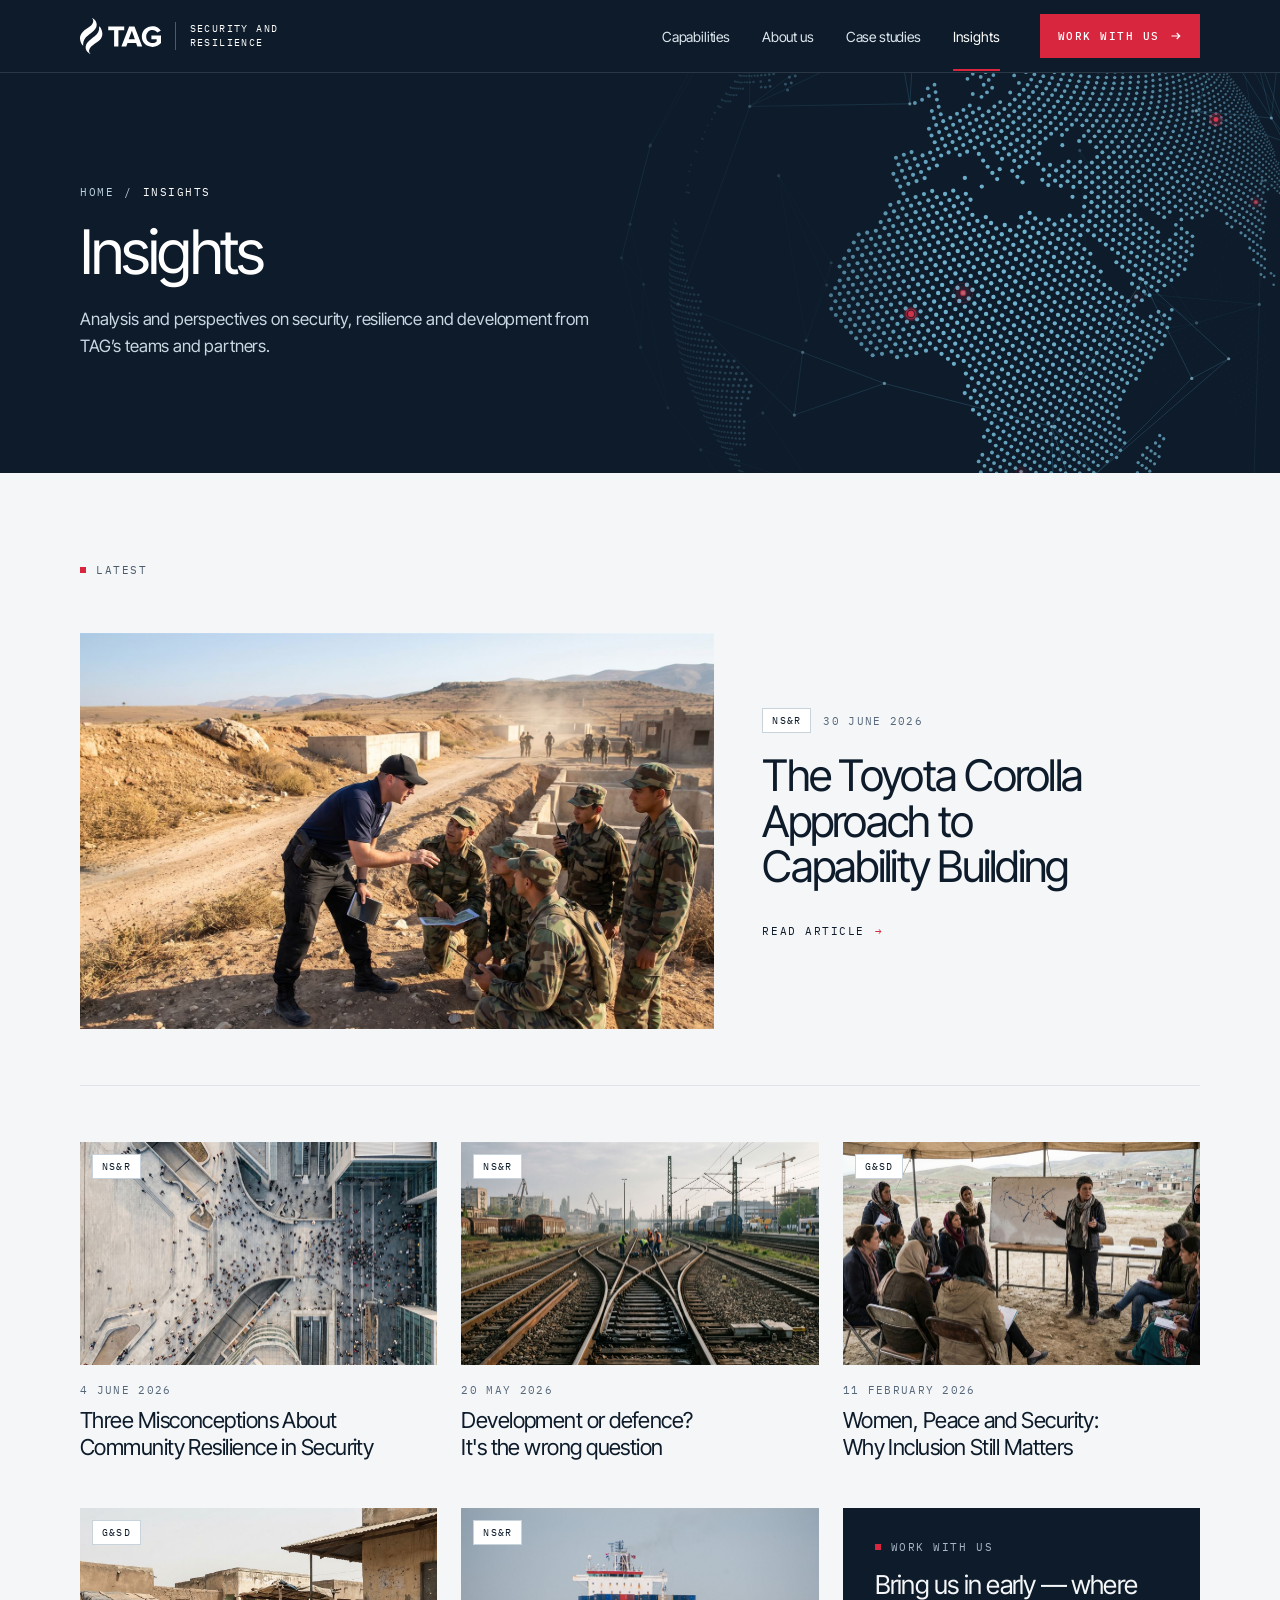
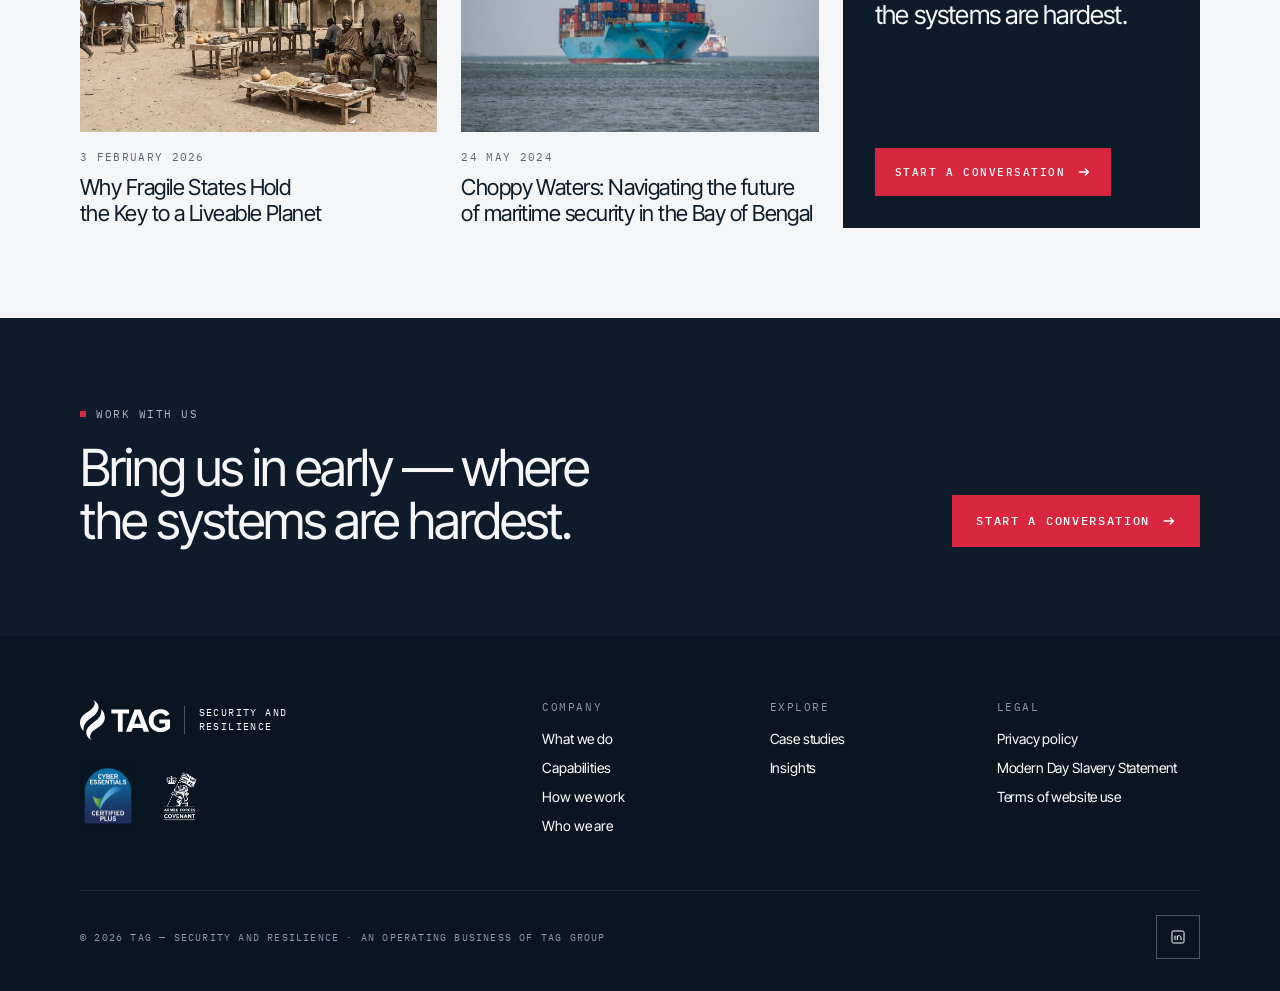
<file: insights.html>
<!doctype html>
<html lang="en">
<head>
  <meta charset="utf-8">
  <meta name="viewport" content="width=device-width, initial-scale=1">
  <title>TAG — Insights</title>
  <meta name="description" content="Analysis and perspectives on security, resilience and development from TAG’s teams and partners.">
  <link rel="icon" href="assets/logos/tag-logo.svg" type="image/svg+xml">
  <link rel="preconnect" href="https://fonts.googleapis.com">
  <link rel="preconnect" href="https://fonts.gstatic.com" crossorigin>
  <link href="https://fonts.googleapis.com/css2?family=Inter+Tight:wght@300;400;500;600&amp;family=IBM+Plex+Mono:wght@400;500&amp;display=swap" rel="stylesheet">
  <link rel="stylesheet" href="css/styles.css">
</head>
<body>

  <header class="site-header">
    <div class="container site-header__inner">
      <a class="brand" href="index.html" aria-label="TAG Security and Resilience — home">
        <img class="brand__logo" src="assets/logos/tag-logo.svg" alt="TAG">
        <span class="brand__divider" aria-hidden="true"></span>
        <span class="brand__name">Security and<br>Resilience</span>
      </a>
      <div class="site-header__actions">
        <nav class="site-nav" aria-label="Main">
          <a class="site-nav__link" href="index.html#capabilities">Capabilities</a>
          <a class="site-nav__link" href="index.html#group">About us</a>
          <a class="site-nav__link" href="case-studies.html">Case studies</a>
          <a class="site-nav__link is-current" href="insights.html" aria-current="page">Insights</a>
        </nav>
        <a class="btn btn--primary btn--small" href="#contact">Work with us <svg width="12" height="12" viewBox="0 0 16 16" fill="none" aria-hidden="true"><path d="M2 8h11M9 4l4 4-4 4" stroke="currentColor" stroke-width="1.6"/></svg></a>
      </div>
    </div>
  </header>

  <main>
    <section id="top" class="hero hero--compact">
      <div class="hero__globe" aria-hidden="true"><canvas data-globe></canvas></div>
      <div class="hero__fade" aria-hidden="true"></div>
      <div class="container hero__content">
        <div class="hero__text">
          <nav class="breadcrumb" aria-label="Breadcrumb">
            <a href="index.html">Home</a><span aria-hidden="true">/</span><span aria-current="page">Insights</span>
          </nav>
          <h1 class="hero__title">Insights</h1>
          <p class="hero__lead">Analysis and perspectives on security, resilience and development from TAG’s teams and partners.</p>
        </div>
      </div>
    </section>

    <section class="section--paper">
      <div class="container insights">
        <p class="eyebrow">Latest</p>
        <a class="insight-card insight-card--featured" href="insights/the-toyota-corolla-approach-to-capability-building.html">
          <div class="insight-card__media">
            <img src="assets/images/insights/toyota-corolla-approach.jpg" alt="">
          </div>
          <div class="insight-card__body">
            <div class="insight-card__meta"><span class="chip">NS&amp;R</span><time class="insight-card__date" datetime="2026-06-30">30 June 2026</time></div>
            <h2 class="insight-card__title">The Toyota Corolla Approach to Capability Building</h2>
            <span class="text-link">Read article <span class="text-link__arrow" aria-hidden="true">→</span></span>
          </div>
        </a>
        <div class="insights-grid">
          <a class="insight-card" href="insights/three-misconceptions-about-community-resilience-in-security.html">
            <div class="insight-card__media">
              <img src="assets/images/insights/community-resilience-misconceptions.jpg" alt="" loading="lazy">
              <span class="chip">NS&amp;R</span>
            </div>
            <div class="insight-card__body">
              <time class="insight-card__date" datetime="2026-06-04">4 June 2026</time>
              <h3 class="insight-card__title">Three Misconceptions About Community Resilience in Security</h3>
            </div>
          </a>
          <a class="insight-card" href="insights/development-or-defence-its-the-wrong-question.html">
            <div class="insight-card__media">
              <img src="assets/images/insights/development-or-defence.jpg" alt="" loading="lazy">
              <span class="chip">NS&amp;R</span>
            </div>
            <div class="insight-card__body">
              <time class="insight-card__date" datetime="2026-05-20">20 May 2026</time>
              <h3 class="insight-card__title">Development or defence? It&#x27;s the wrong question</h3>
            </div>
          </a>
          <a class="insight-card" href="insights/women-peace-and-security-why-inclusion-still-matters.html">
            <div class="insight-card__media">
              <img src="assets/images/insights/women-peace-and-security.jpg" alt="" loading="lazy">
              <span class="chip">G&amp;SD</span>
            </div>
            <div class="insight-card__body">
              <time class="insight-card__date" datetime="2026-02-11">11 February 2026</time>
              <h3 class="insight-card__title">Women, Peace and Security: Why Inclusion Still Matters</h3>
            </div>
          </a>
          <a class="insight-card" href="insights/why-fragile-states-hold-the-key-to-a-liveable-planet.html">
            <div class="insight-card__media">
              <img src="assets/images/insights/fragile-states-liveable-planet.jpg" alt="" loading="lazy">
              <span class="chip">G&amp;SD</span>
            </div>
            <div class="insight-card__body">
              <time class="insight-card__date" datetime="2026-02-03">3 February 2026</time>
              <h3 class="insight-card__title">Why Fragile States Hold the Key to a Liveable Planet</h3>
            </div>
          </a>
          <a class="insight-card" href="insights/choppy-waters-navigating-the-future-of-maritime-security-in-the-bay-of-bengal.html">
            <div class="insight-card__media">
              <img src="assets/images/insights/bay-of-bengal-maritime-security.jpg" alt="" loading="lazy">
              <span class="chip">NS&amp;R</span>
            </div>
            <div class="insight-card__body">
              <time class="insight-card__date" datetime="2024-05-24">24 May 2024</time>
              <h3 class="insight-card__title">Choppy Waters: Navigating the future of maritime security in the Bay of Bengal</h3>
            </div>
          </a>
          <div class="promo-card">
            <div class="promo-card__body">
              <p class="eyebrow eyebrow--on-dark">Work with us</p>
              <p class="promo-card__text">Bring us in early — where the systems are hardest.</p>
            </div>
            <a class="btn btn--primary" href="index.html#contact">Start a conversation <svg width="14" height="14" viewBox="0 0 16 16" fill="none" aria-hidden="true"><path d="M2 8h11M9 4l4 4-4 4" stroke="currentColor" stroke-width="1.6"/></svg></a>
          </div>
        </div>
      </div>
    </section>

  <section id="contact" class="section--ink">
    <div class="container cta-band__inner">
      <div class="cta-band__main">
        <p class="eyebrow eyebrow--on-dark">Work with us</p>
        <h2 class="cta-band__title">Bring us in early — where the systems are hardest.</h2>
      </div>
      <a class="btn btn--primary" href="index.html#contact">Start a conversation <svg width="14" height="14" viewBox="0 0 16 16" fill="none" aria-hidden="true"><path d="M2 8h11M9 4l4 4-4 4" stroke="currentColor" stroke-width="1.6"/></svg></a>
    </div>
  </section>
  </main>

  <footer class="site-footer">
    <div class="container site-footer__inner">
      <div class="site-footer__top">
        <div class="site-footer__brand">
          <a class="brand" href="index.html" aria-label="TAG Security and Resilience — home">
        <img class="brand__logo" src="assets/logos/tag-logo.svg" alt="TAG">
        <span class="brand__divider" aria-hidden="true"></span>
        <span class="brand__name">Security and<br>Resilience</span>
      </a>
          <div class="accreditations">
            <img src="assets/logos/cyber-essentials-plus.png" alt="Cyber Essentials Plus certified">
            <img src="assets/logos/armed-forces-covenant.png" alt="Armed Forces Covenant">
          </div>
        </div>
        <nav class="footer-nav" aria-label="Footer">
          <div class="footer-nav__column">
            <h2 class="footer-nav__heading">Company</h2>
          <a class="footer-nav__link" href="index.html#approach">What we do</a>
          <a class="footer-nav__link" href="index.html#capabilities">Capabilities</a>
          <a class="footer-nav__link" href="index.html#how">How we work</a>
          <a class="footer-nav__link" href="index.html#group">Who we are</a>
          </div>
          <div class="footer-nav__column">
            <h2 class="footer-nav__heading">Explore</h2>
            <a class="footer-nav__link" href="case-studies.html">Case studies</a>
            <a class="footer-nav__link" href="insights.html">Insights</a>
          </div>
          <div class="footer-nav__column">
            <h2 class="footer-nav__heading">Legal</h2>
          <a class="footer-nav__link" href="https://tagintdev.com/privacy-policy/">Privacy policy</a>
          <a class="footer-nav__link" href="https://tagintdev.com/modern-day-slavery-statement/">Modern Day Slavery Statement</a>
          <a class="footer-nav__link" href="https://tagintdev.com/terms-of-website-use/">Terms of website use</a>
          </div>
        </nav>
      </div>
      <div class="site-footer__bottom">
        <span>© 2026 TAG — Security and Resilience · An operating business of TAG Group</span>
        <a class="social-btn" href="https://www.linkedin.com/company/taginternational/" aria-label="TAG on LinkedIn">
          <svg width="16" height="16" viewBox="0 0 24 24" fill="none" stroke="currentColor" stroke-width="1.5" aria-hidden="true"><rect x="3" y="3" width="18" height="18" rx="2"/><path d="M7.5 10v6.5M7.5 7.2v.1M11 16.5V10M11 13c0-1.8 1-3 2.6-3s2.9 1.2 2.9 3v3.5"/></svg>
        </a>
      </div>
    </div>
  </footer>
  <script src="js/land-dots.js"></script>
  <script src="js/globe.js"></script>
</body>
</html>
</file>
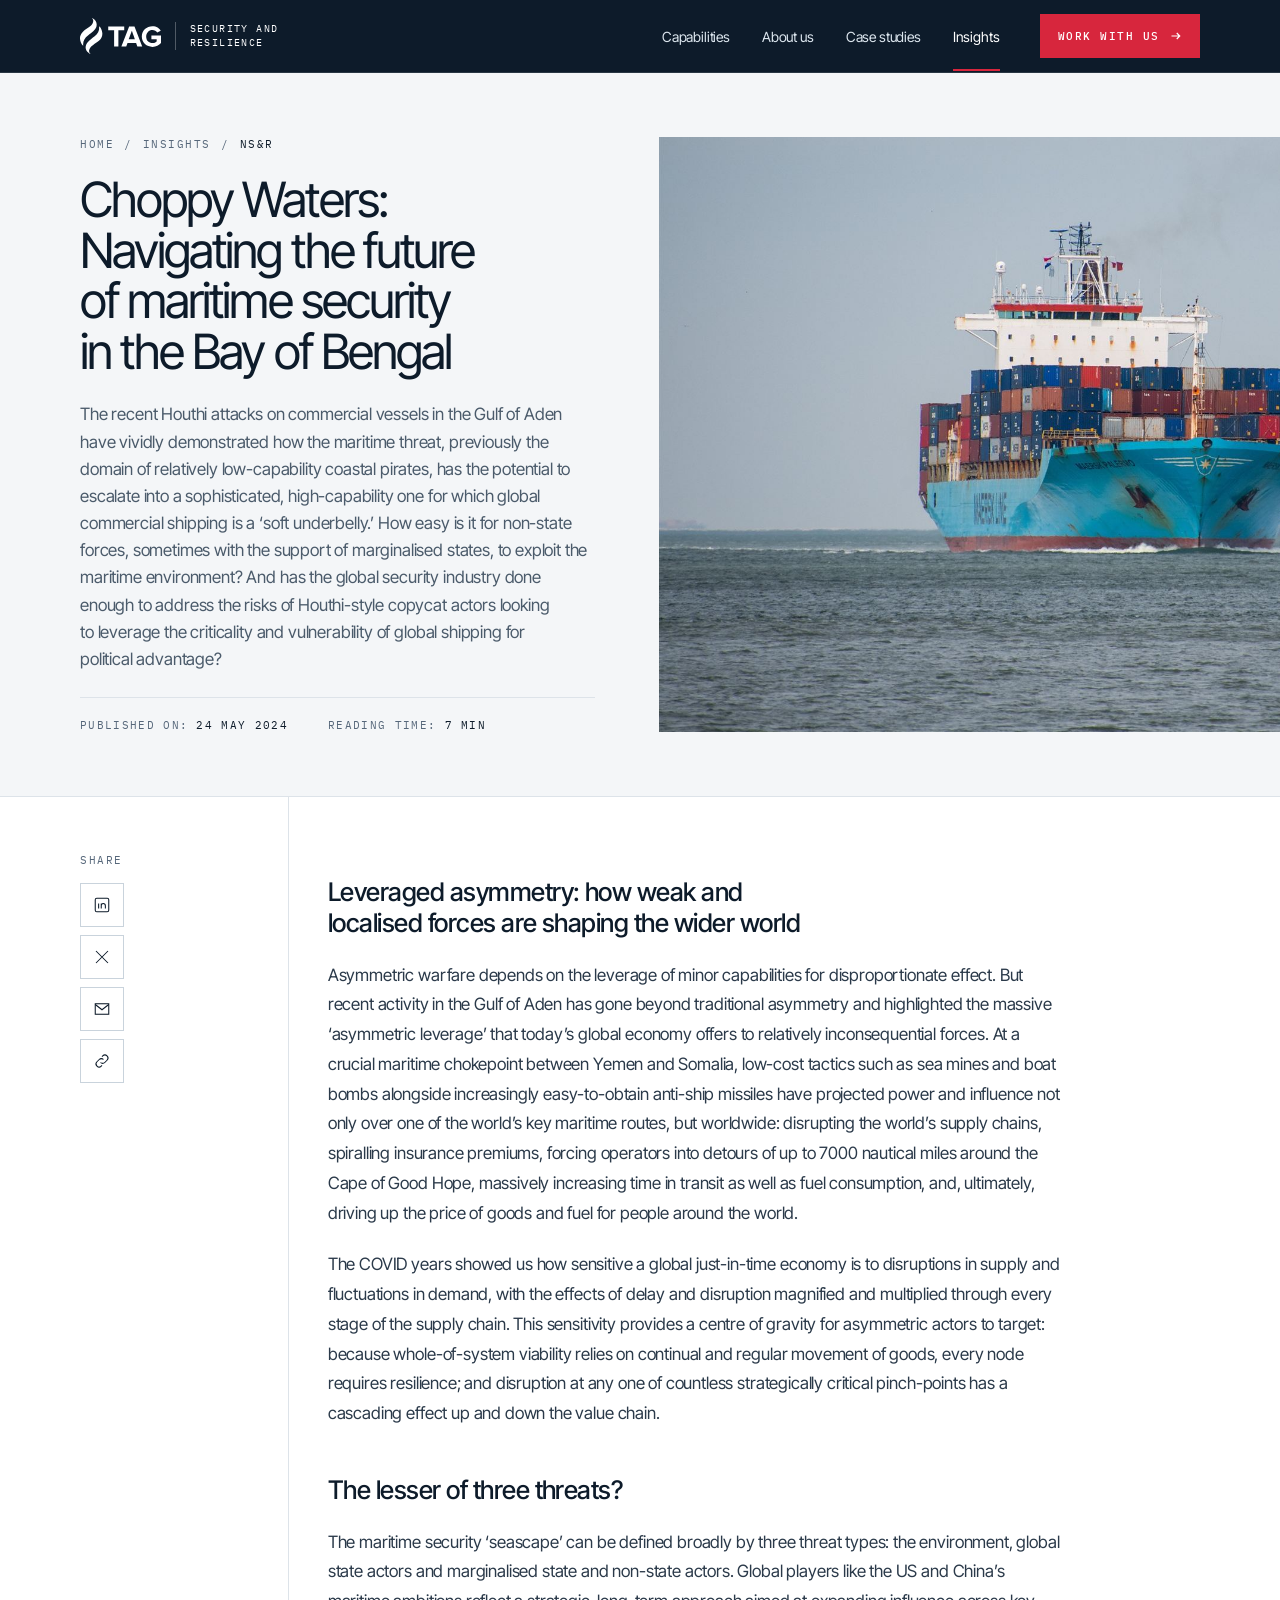
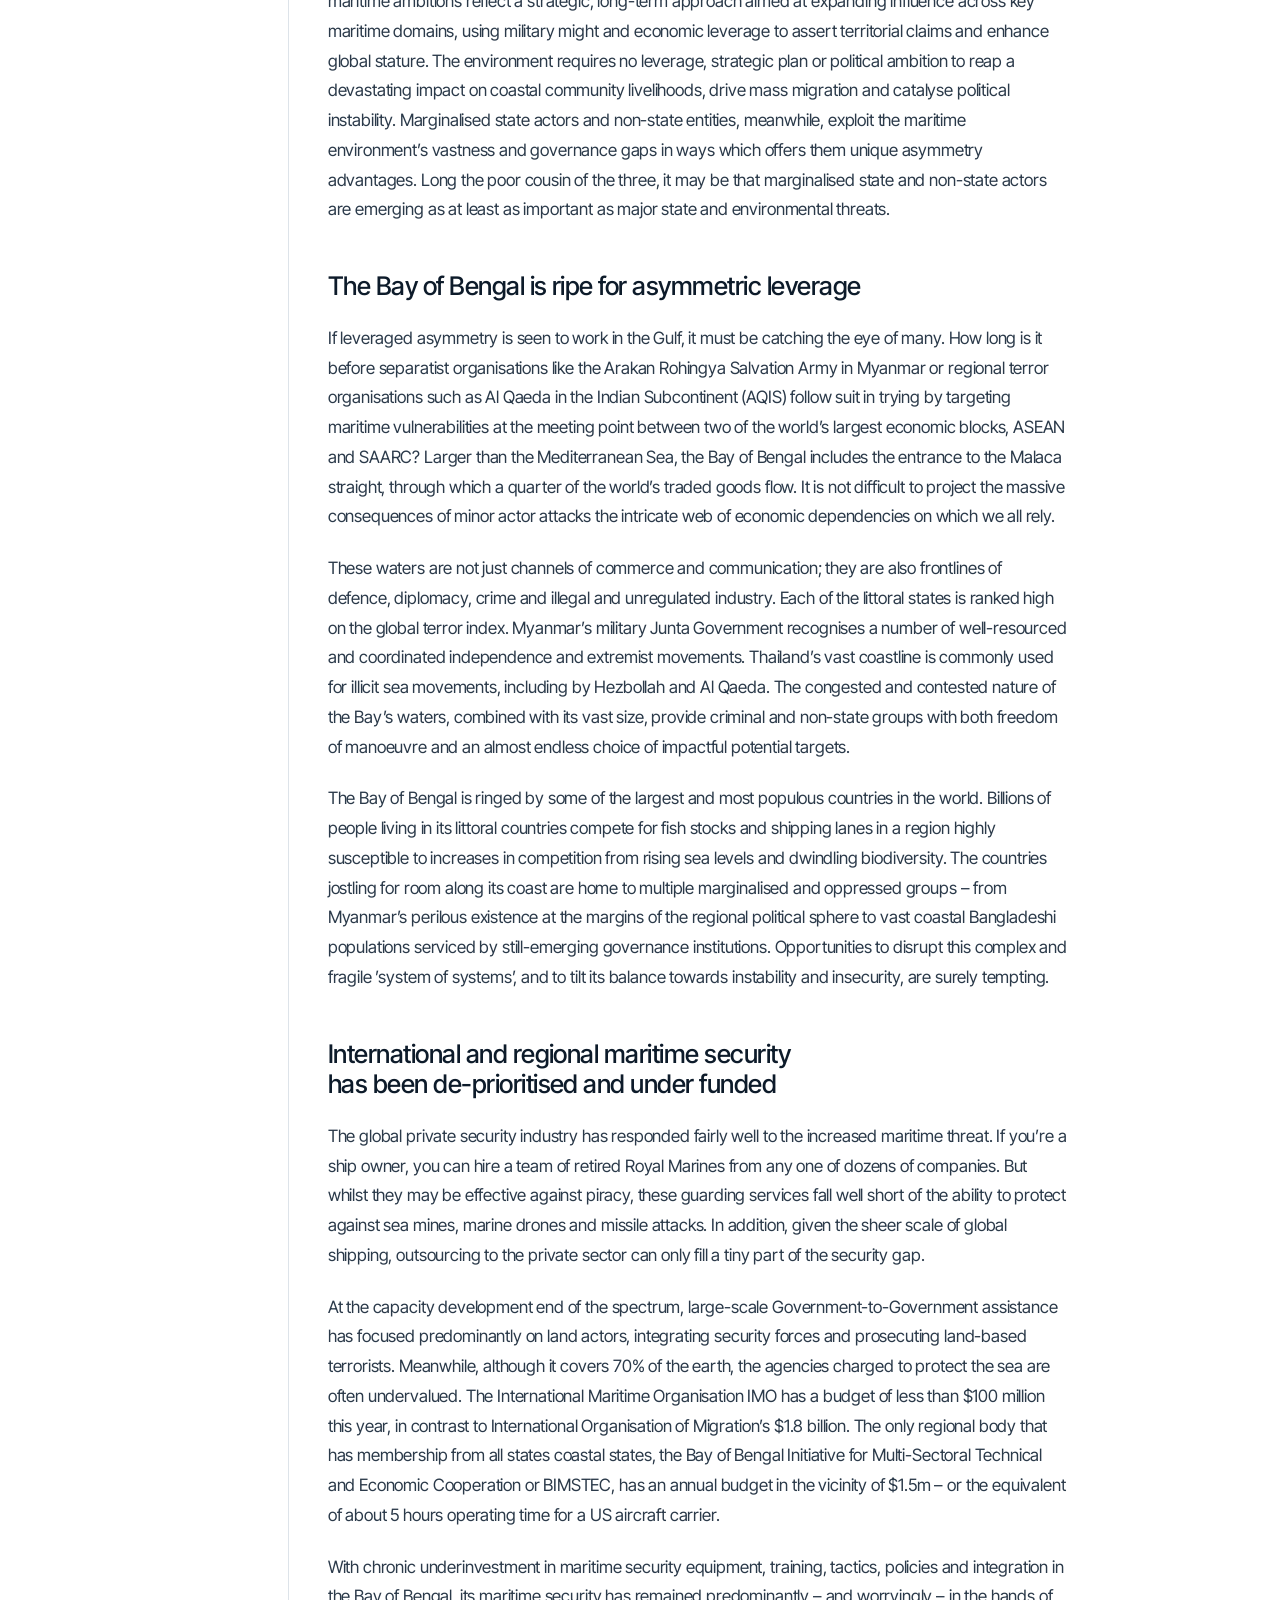
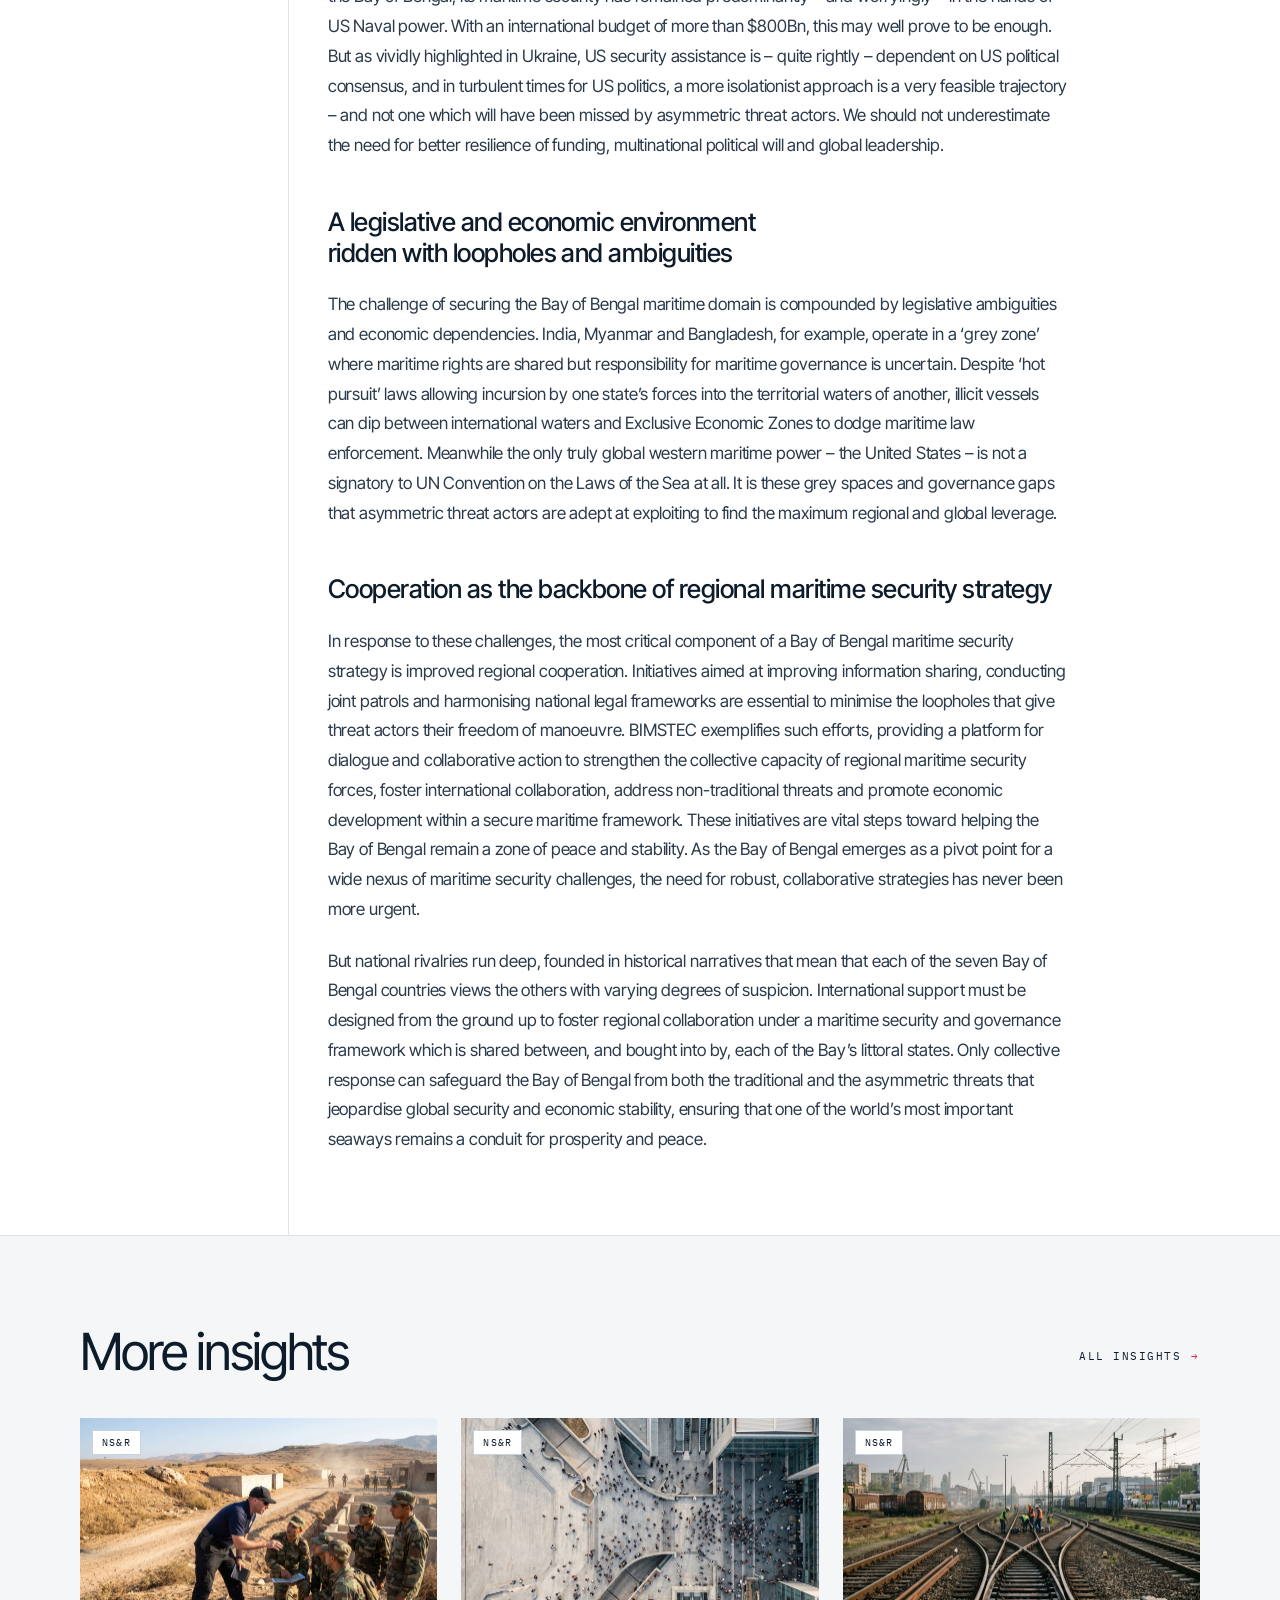
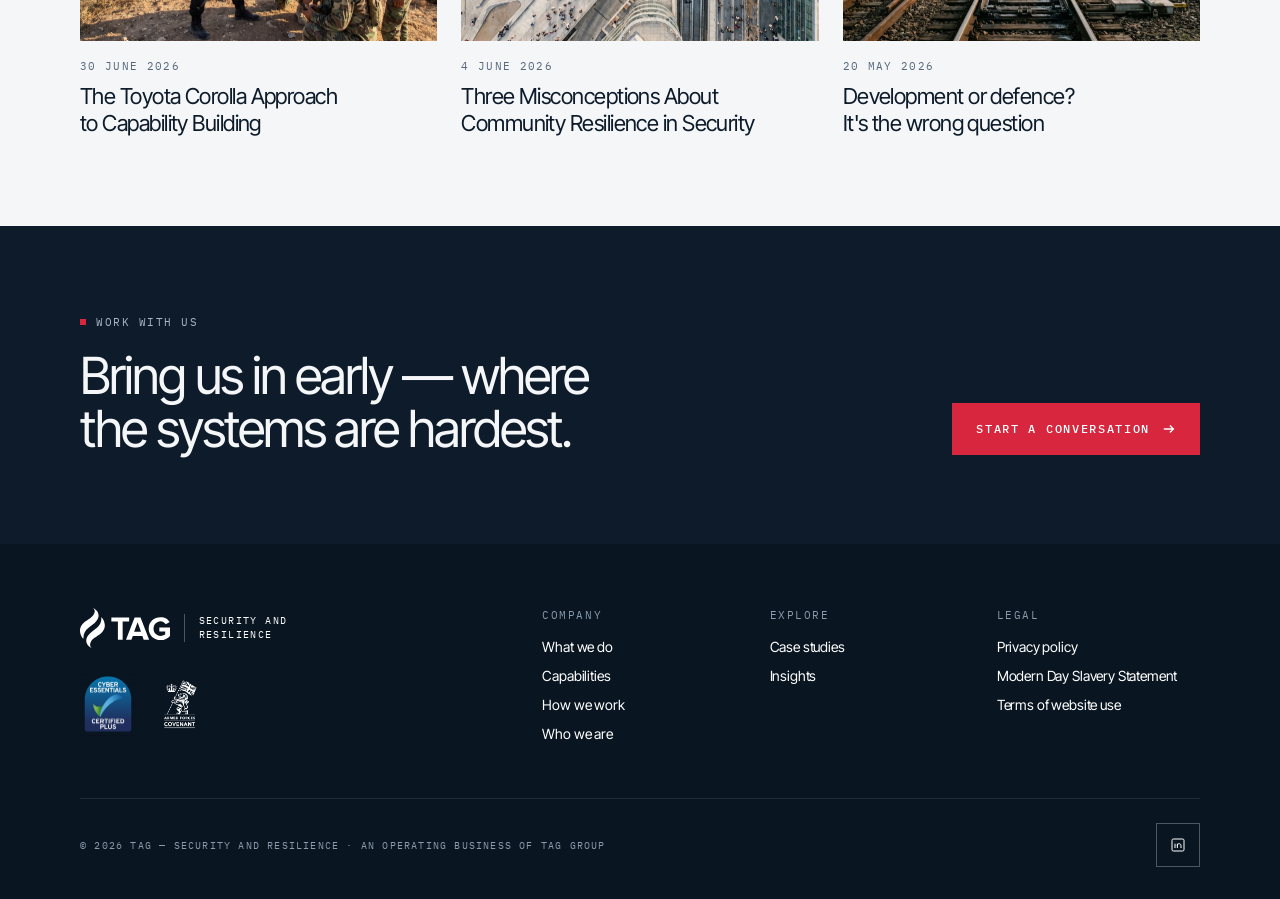
<file: insights/choppy-waters-navigating-the-future-of-maritime-security-in-the-bay-of-bengal.html>
<!doctype html>
<html lang="en">
<head>
  <meta charset="utf-8">
  <meta name="viewport" content="width=device-width, initial-scale=1">
  <title>Choppy Waters: Navigating the future of maritime security in the Bay of Bengal — TAG Insights</title>
  <meta name="description" content="The recent Houthi attacks on commercial vessels in the Gulf of Aden have vividly demonstrated how the maritime threat, previously the domain of relatively ">
  <link rel="icon" href="../assets/logos/tag-logo.svg" type="image/svg+xml">
  <link rel="preconnect" href="https://fonts.googleapis.com">
  <link rel="preconnect" href="https://fonts.gstatic.com" crossorigin>
  <link href="https://fonts.googleapis.com/css2?family=Inter+Tight:wght@300;400;500;600&amp;family=IBM+Plex+Mono:wght@400;500&amp;display=swap" rel="stylesheet">
  <link rel="stylesheet" href="../css/styles.css">
</head>
<body>

  <header class="site-header">
    <div class="container site-header__inner">
      <a class="brand" href="../index.html" aria-label="TAG Security and Resilience — home">
        <img class="brand__logo" src="../assets/logos/tag-logo.svg" alt="TAG">
        <span class="brand__divider" aria-hidden="true"></span>
        <span class="brand__name">Security and<br>Resilience</span>
      </a>
      <div class="site-header__actions">
        <nav class="site-nav" aria-label="Main">
          <a class="site-nav__link" href="../index.html#capabilities">Capabilities</a>
          <a class="site-nav__link" href="../index.html#group">About us</a>
          <a class="site-nav__link" href="../case-studies.html">Case studies</a>
          <a class="site-nav__link is-current" href="../insights.html">Insights</a>
        </nav>
        <a class="btn btn--primary btn--small" href="#contact">Work with us <svg width="12" height="12" viewBox="0 0 16 16" fill="none" aria-hidden="true"><path d="M2 8h11M9 4l4 4-4 4" stroke="currentColor" stroke-width="1.6"/></svg></a>
      </div>
    </div>
  </header>

  <main>
    <section id="top" class="article-hero article-hero--light">
      <div class="container article-hero__grid">
        <div class="article-hero__text">
          <nav class="breadcrumb" aria-label="Breadcrumb">
            <a href="../index.html">Home</a><span aria-hidden="true">/</span><a href="../insights.html">Insights</a><span aria-hidden="true">/</span><span aria-current="page">NS&amp;R</span>
          </nav>
          <h1 class="article-hero__title">Choppy Waters: Navigating the future of maritime security in the Bay of Bengal</h1>
          <p class="article-hero__lead">The recent Houthi attacks on commercial vessels in the Gulf of Aden have vividly demonstrated how the maritime threat, previously the domain of relatively low-capability coastal pirates, has the potential to escalate into a sophisticated, high-capability one for which global commercial shipping is a ‘soft underbelly.’ How easy is it for non-state forces, sometimes with the support of marginalised states, to exploit the maritime environment? And has the global security industry done enough to address the risks of Houthi-style copycat actors looking to leverage the criticality and vulnerability of global shipping for political advantage?</p>
          <p class="article-hero__meta">
            <span>Published on: <strong><time datetime="2024-05-24">24 May 2024</time></strong></span>
            <span>Reading time: <strong>7 min</strong></span>
          </p>
        </div>
        <div class="article-hero__image"><img src="../assets/images/insights/bay-of-bengal-maritime-security.jpg" alt=""></div>
      </div>
    </section>

    <section class="article-layout-section">
      <div class="container article-layout">
        <aside class="share-bar">
          <div class="share-bar__inner">
            <p class="share-bar__label">Share</p>
            <div class="share-bar__list">
              <a class="share-bar__btn" href="https://www.linkedin.com/sharing/share-offsite/?url=https%3A%2F%2Ftagintdev.com%2Fchoppy-waters-navigating-the-future-of-maritime-security-in-the-bay-of-bengal%2F" aria-label="Share on LinkedIn"><svg width="18" height="18" viewBox="0 0 24 24" fill="none" stroke="currentColor" stroke-width="1.4" aria-hidden="true"><rect x="3" y="3" width="18" height="18" rx="2"/><path d="M7.5 10v6.5M7.5 7.2v.1M11 16.5V10M11 13c0-1.8 1-3 2.6-3s2.9 1.2 2.9 3v3.5"/></svg></a>
              <a class="share-bar__btn" href="https://twitter.com/intent/tweet?url=https%3A%2F%2Ftagintdev.com%2Fchoppy-waters-navigating-the-future-of-maritime-security-in-the-bay-of-bengal%2F&amp;text=Choppy%20Waters%3A%20Navigating%20the%20future%20of%20maritime%20security%20in%20the%20Bay%20of%20Bengal" aria-label="Share on X"><svg width="18" height="18" viewBox="0 0 24 24" fill="none" stroke="currentColor" stroke-width="1.4" aria-hidden="true"><path d="M4 4l16 16M20 4L4 20"/></svg></a>
              <a class="share-bar__btn" href="mailto:?subject=Choppy%20Waters%3A%20Navigating%20the%20future%20of%20maritime%20security%20in%20the%20Bay%20of%20Bengal&amp;body=https%3A%2F%2Ftagintdev.com%2Fchoppy-waters-navigating-the-future-of-maritime-security-in-the-bay-of-bengal%2F" aria-label="Share by email"><svg width="18" height="18" viewBox="0 0 24 24" fill="none" stroke="currentColor" stroke-width="1.4" aria-hidden="true"><rect x="3" y="5" width="18" height="14"/><path d="M3 6l9 7 9-7"/></svg></a>
              <button class="share-bar__btn" type="button" aria-label="Copy link" data-copy-link><svg width="18" height="18" viewBox="0 0 24 24" fill="none" stroke="currentColor" stroke-width="1.4" aria-hidden="true"><path d="M10 14a4 4 0 0 0 5.7 0l3-3a4 4 0 0 0-5.7-5.7l-1 1"/><path d="M14 10a4 4 0 0 0-5.7 0l-3 3a4 4 0 0 0 5.7 5.7l1-1"/></svg></button>
            </div>
            <p class="share-bar__status" role="status" data-copy-status></p>
          </div>
        </aside>
        <article class="article-body">
          <div class="article-body__content">
          <h2>Leveraged asymmetry: how weak and localised forces are shaping the wider world</h2>
          <p>Asymmetric warfare depends on the leverage of minor capabilities for disproportionate effect. But recent activity in the Gulf of Aden has gone beyond traditional asymmetry and highlighted the massive ‘asymmetric leverage’ that today’s global economy offers to relatively inconsequential forces. At a crucial maritime chokepoint between Yemen and Somalia, low-cost tactics such as sea mines and boat bombs alongside increasingly easy-to-obtain anti-ship missiles have projected power and influence not only over one of the world’s key maritime routes, but worldwide: disrupting the world’s supply chains, spiralling insurance premiums, forcing operators into detours of up to 7000 nautical miles around the Cape of Good Hope, massively increasing time in transit as well as fuel consumption, and, ultimately, driving up the price of goods and fuel for people around the world.</p>
          <p>The COVID years showed us how sensitive a global just-in-time economy is to disruptions in supply and fluctuations in demand, with the effects of delay and disruption magnified and multiplied through every stage of the supply chain. This sensitivity provides a centre of gravity for asymmetric actors to target: because whole-of-system viability relies on continual and regular movement of goods, every node requires resilience; and disruption at any one of countless strategically critical pinch-points has a cascading effect up and down the value chain.</p>
          <h2>The lesser of three threats?</h2>
          <p>The maritime security ‘seascape’ can be defined broadly by three threat types: the environment, global state actors and marginalised state and non-state actors. Global players like the US and China’s maritime ambitions reflect a strategic, long-term approach aimed at expanding influence across key maritime domains, using military might and economic leverage to assert territorial claims and enhance global stature. The environment requires no leverage, strategic plan or political ambition to reap a devastating impact on coastal community livelihoods, drive mass migration and catalyse political instability. Marginalised state actors and non-state entities, meanwhile, exploit the maritime environment’s vastness and governance gaps in ways which offers them unique asymmetry advantages. Long the poor cousin of the three, it may be that marginalised state and non-state actors are emerging as at least as important as major state and environmental threats.</p>
          <h2>The Bay of Bengal is ripe for asymmetric leverage</h2>
          <p>If leveraged asymmetry is seen to work in the Gulf, it must be catching the eye of many. How long is it before separatist organisations like the Arakan Rohingya Salvation Army in Myanmar or regional terror organisations such as Al Qaeda in the Indian Subcontinent (AQIS) follow suit in trying by targeting maritime vulnerabilities at the meeting point between two of the world’s largest economic blocks, ASEAN and SAARC? Larger than the Mediterranean Sea, the Bay of Bengal includes the entrance to the Malaca straight, through which a quarter of the world’s traded goods flow. It is not difficult to project the massive consequences of minor actor attacks the intricate web of economic dependencies on which we all rely.</p>
          <p>These waters are not just channels of commerce and communication; they are also frontlines of defence, diplomacy, crime and illegal and unregulated industry. Each of the littoral states is ranked high on the global terror index. Myanmar’s military Junta Government recognises a number of well-resourced and coordinated independence and extremist movements. Thailand’s vast coastline is commonly used for illicit sea movements, including by Hezbollah and Al Qaeda. The congested and contested nature of the Bay’s waters, combined with its vast size, provide criminal and non-state groups with both freedom of manoeuvre and an almost endless choice of impactful potential targets.</p>
          <p>The Bay of Bengal is ringed by some of the largest and most populous countries in the world. Billions of people living in its littoral countries compete for fish stocks and shipping lanes in a region highly susceptible to increases in competition from rising sea levels and dwindling biodiversity. The countries jostling for room along its coast are home to multiple marginalised and oppressed groups – from Myanmar’s perilous existence at the margins of the regional political sphere to vast coastal Bangladeshi populations serviced by still-emerging governance institutions. Opportunities to disrupt this complex and fragile ’system of systems’, and to tilt its balance towards instability and insecurity, are surely tempting.</p>
          <h2>International and regional maritime security has been de-prioritised and under funded</h2>
          <p>The global private security industry has responded fairly well to the increased maritime threat. If you’re a ship owner, you can hire a team of retired Royal Marines from any one of dozens of companies. But whilst they may be effective against piracy, these guarding services fall well short of the ability to protect against sea mines, marine drones and missile attacks. In addition, given the sheer scale of global shipping, outsourcing to the private sector can only fill a tiny part of the security gap.</p>
          <p>At the capacity development end of the spectrum, large-scale Government-to-Government assistance has focused predominantly on land actors, integrating security forces and prosecuting land-based terrorists. Meanwhile, although it covers 70% of the earth, the agencies charged to protect the sea are often undervalued. The International Maritime Organisation IMO has a budget of less than $100 million this year, in contrast to International Organisation of Migration’s $1.8 billion. The only regional body that has membership from all states coastal states, the Bay of Bengal Initiative for Multi-Sectoral Technical and Economic Cooperation or BIMSTEC, has an annual budget in the vicinity of $1.5m – or the equivalent of about 5 hours operating time for a US aircraft carrier.</p>
          <p>With chronic underinvestment in maritime security equipment, training, tactics, policies and integration in the Bay of Bengal, its maritime security has remained predominantly – and worryingly – in the hands of US Naval power. With an international budget of more than $800Bn, this may well prove to be enough. But as vividly highlighted in Ukraine, US security assistance is – quite rightly – dependent on US political consensus, and in turbulent times for US politics, a more isolationist approach is a very feasible trajectory – and not one which will have been missed by asymmetric threat actors. We should not underestimate the need for better resilience of funding, multinational political will and global leadership.</p>
          <h2>A legislative and economic environment ridden with loopholes and ambiguities</h2>
          <p>The challenge of securing the Bay of Bengal maritime domain is compounded by legislative ambiguities and economic dependencies. India, Myanmar and Bangladesh, for example, operate in a ‘grey zone’ where maritime rights are shared but responsibility for maritime governance is uncertain. Despite ‘hot pursuit’ laws allowing incursion by one state’s forces into the territorial waters of another, illicit vessels can dip between international waters and Exclusive Economic Zones to dodge maritime law enforcement. Meanwhile the only truly global western maritime power – the United States – is not a signatory to UN Convention on the Laws of the Sea at all. It is these grey spaces and governance gaps that asymmetric threat actors are adept at exploiting to find the maximum regional and global leverage.</p>
          <h2>Cooperation as the backbone of regional maritime security strategy</h2>
          <p>In response to these challenges, the most critical component of a Bay of Bengal maritime security strategy is improved regional cooperation. Initiatives aimed at improving information sharing, conducting joint patrols and harmonising national legal frameworks are essential to minimise the loopholes that give threat actors their freedom of manoeuvre. BIMSTEC exemplifies such efforts, providing a platform for dialogue and collaborative action to strengthen the collective capacity of regional maritime security forces, foster international collaboration, address non-traditional threats and promote economic development within a secure maritime framework. These initiatives are vital steps toward helping the Bay of Bengal remain a zone of peace and stability. As the Bay of Bengal emerges as a pivot point for a wide nexus of maritime security challenges, the need for robust, collaborative strategies has never been more urgent.</p>
          <p>But national rivalries run deep, founded in historical narratives that mean that each of the seven Bay of Bengal countries views the others with varying degrees of suspicion. International support must be designed from the ground up to foster regional collaboration under a maritime security and governance framework which is shared between, and bought into by, each of the Bay’s littoral states. Only collective response can safeguard the Bay of Bengal from both the traditional and the asymmetric threats that jeopardise global security and economic stability, ensuring that one of the world’s most important seaways remains a conduit for prosperity and peace.</p>
          </div>
        </article>
      </div>
    </section>

    <section class="more-insights section--paper">
      <div class="container more-insights__inner">
        <div class="more-insights__head">
          <h2 class="more-insights__title">More insights</h2>
          <a class="text-link" href="../insights.html">All insights <span class="text-link__arrow" aria-hidden="true">→</span></a>
        </div>
        <div class="insights-grid">
          <a class="insight-card" href="../insights/the-toyota-corolla-approach-to-capability-building.html">
            <div class="insight-card__media">
              <img src="../assets/images/insights/toyota-corolla-approach.jpg" alt="" loading="lazy">
              <span class="chip">NS&amp;R</span>
            </div>
            <div class="insight-card__body">
              <time class="insight-card__date" datetime="2026-06-30">30 June 2026</time>
              <h3 class="insight-card__title">The Toyota Corolla Approach to Capability Building</h3>
            </div>
          </a>
          <a class="insight-card" href="../insights/three-misconceptions-about-community-resilience-in-security.html">
            <div class="insight-card__media">
              <img src="../assets/images/insights/community-resilience-misconceptions.jpg" alt="" loading="lazy">
              <span class="chip">NS&amp;R</span>
            </div>
            <div class="insight-card__body">
              <time class="insight-card__date" datetime="2026-06-04">4 June 2026</time>
              <h3 class="insight-card__title">Three Misconceptions About Community Resilience in Security</h3>
            </div>
          </a>
          <a class="insight-card" href="../insights/development-or-defence-its-the-wrong-question.html">
            <div class="insight-card__media">
              <img src="../assets/images/insights/development-or-defence.jpg" alt="" loading="lazy">
              <span class="chip">NS&amp;R</span>
            </div>
            <div class="insight-card__body">
              <time class="insight-card__date" datetime="2026-05-20">20 May 2026</time>
              <h3 class="insight-card__title">Development or defence? It&#x27;s the wrong question</h3>
            </div>
          </a>
        </div>
      </div>
    </section>

  <section id="contact" class="section--ink">
    <div class="container cta-band__inner">
      <div class="cta-band__main">
        <p class="eyebrow eyebrow--on-dark">Work with us</p>
        <h2 class="cta-band__title">Bring us in early — where the systems are hardest.</h2>
      </div>
      <a class="btn btn--primary" href="../index.html#contact">Start a conversation <svg width="14" height="14" viewBox="0 0 16 16" fill="none" aria-hidden="true"><path d="M2 8h11M9 4l4 4-4 4" stroke="currentColor" stroke-width="1.6"/></svg></a>
    </div>
  </section>
  </main>

  <footer class="site-footer">
    <div class="container site-footer__inner">
      <div class="site-footer__top">
        <div class="site-footer__brand">
          <a class="brand" href="../index.html" aria-label="TAG Security and Resilience — home">
        <img class="brand__logo" src="../assets/logos/tag-logo.svg" alt="TAG">
        <span class="brand__divider" aria-hidden="true"></span>
        <span class="brand__name">Security and<br>Resilience</span>
      </a>
          <div class="accreditations">
            <img src="../assets/logos/cyber-essentials-plus.png" alt="Cyber Essentials Plus certified">
            <img src="../assets/logos/armed-forces-covenant.png" alt="Armed Forces Covenant">
          </div>
        </div>
        <nav class="footer-nav" aria-label="Footer">
          <div class="footer-nav__column">
            <h2 class="footer-nav__heading">Company</h2>
          <a class="footer-nav__link" href="../index.html#approach">What we do</a>
          <a class="footer-nav__link" href="../index.html#capabilities">Capabilities</a>
          <a class="footer-nav__link" href="../index.html#how">How we work</a>
          <a class="footer-nav__link" href="../index.html#group">Who we are</a>
          </div>
          <div class="footer-nav__column">
            <h2 class="footer-nav__heading">Explore</h2>
            <a class="footer-nav__link" href="../case-studies.html">Case studies</a>
            <a class="footer-nav__link" href="../insights.html">Insights</a>
          </div>
          <div class="footer-nav__column">
            <h2 class="footer-nav__heading">Legal</h2>
          <a class="footer-nav__link" href="https://tagintdev.com/privacy-policy/">Privacy policy</a>
          <a class="footer-nav__link" href="https://tagintdev.com/modern-day-slavery-statement/">Modern Day Slavery Statement</a>
          <a class="footer-nav__link" href="https://tagintdev.com/terms-of-website-use/">Terms of website use</a>
          </div>
        </nav>
      </div>
      <div class="site-footer__bottom">
        <span>© 2026 TAG — Security and Resilience · An operating business of TAG Group</span>
        <a class="social-btn" href="https://www.linkedin.com/company/taginternational/" aria-label="TAG on LinkedIn">
          <svg width="16" height="16" viewBox="0 0 24 24" fill="none" stroke="currentColor" stroke-width="1.5" aria-hidden="true"><rect x="3" y="3" width="18" height="18" rx="2"/><path d="M7.5 10v6.5M7.5 7.2v.1M11 16.5V10M11 13c0-1.8 1-3 2.6-3s2.9 1.2 2.9 3v3.5"/></svg>
        </a>
      </div>
    </div>
  </footer>
  <script src="../js/article.js"></script>
</body>
</html>
</file>
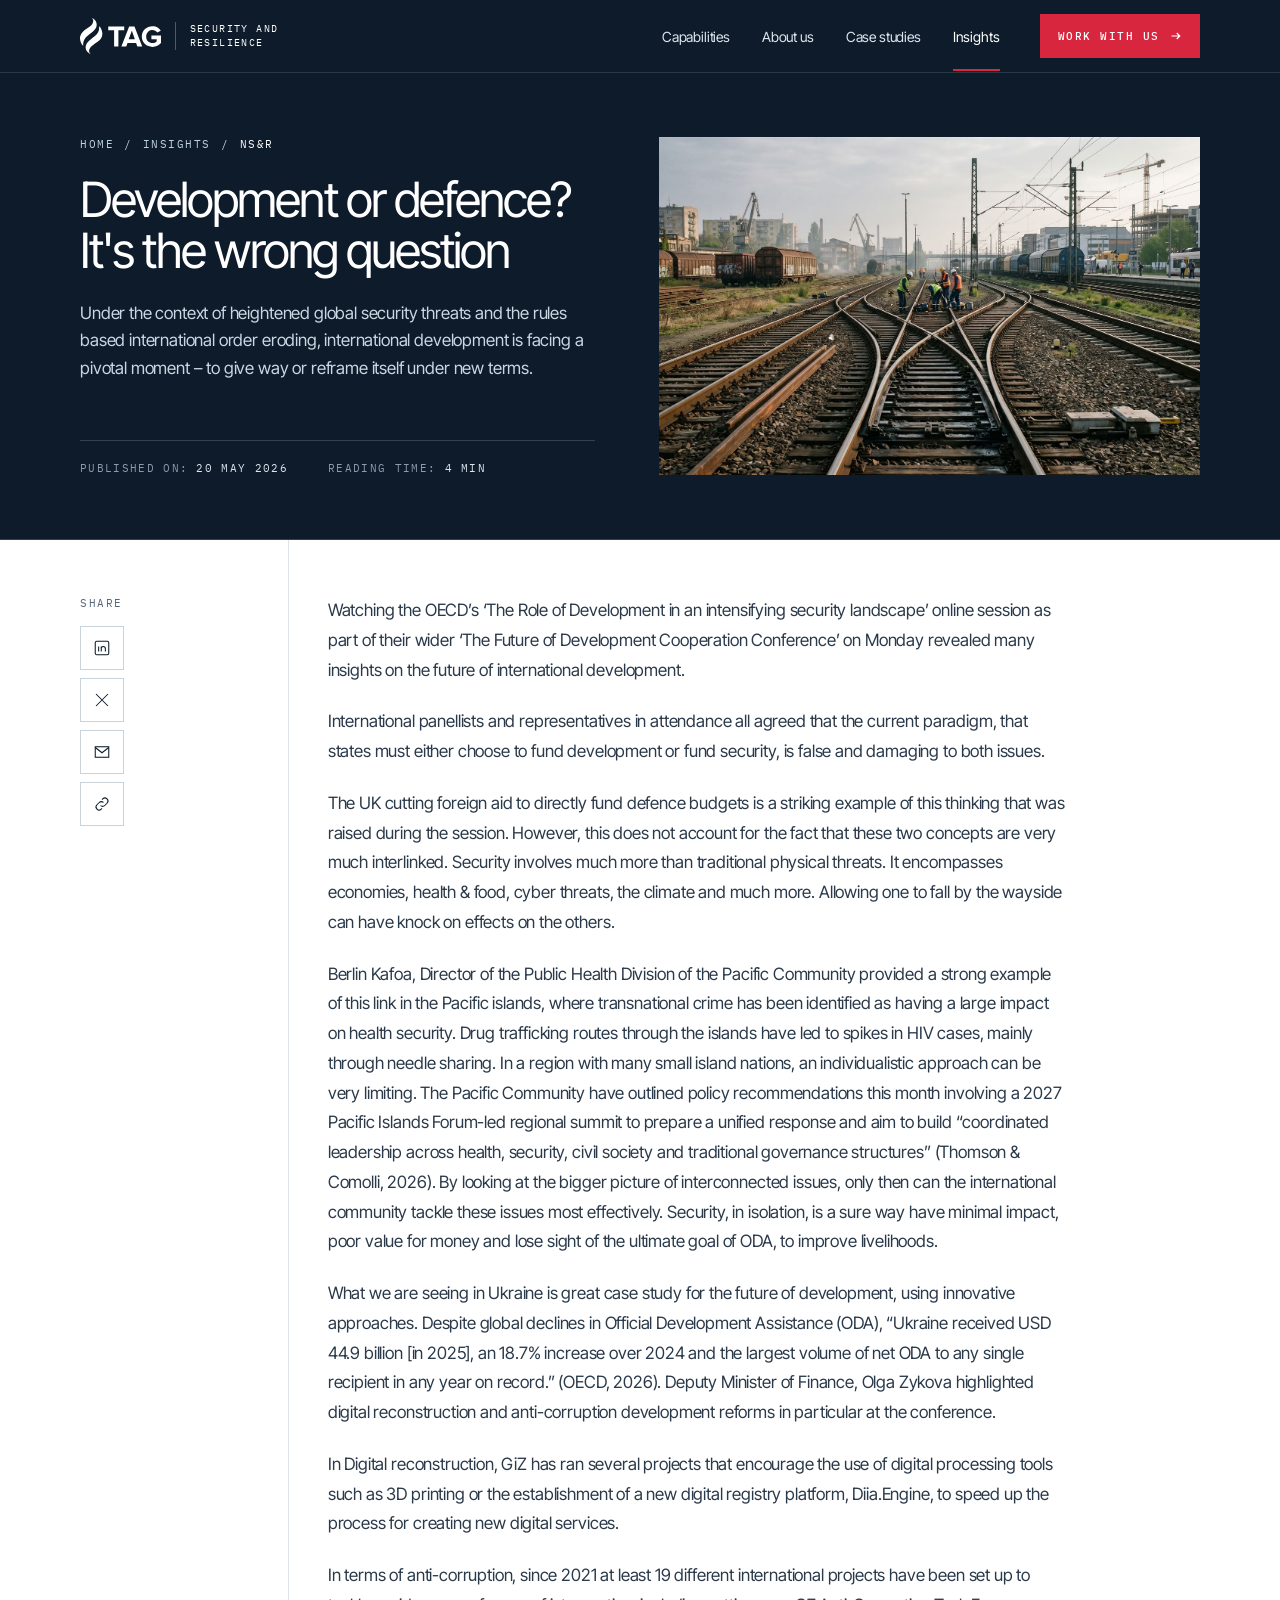
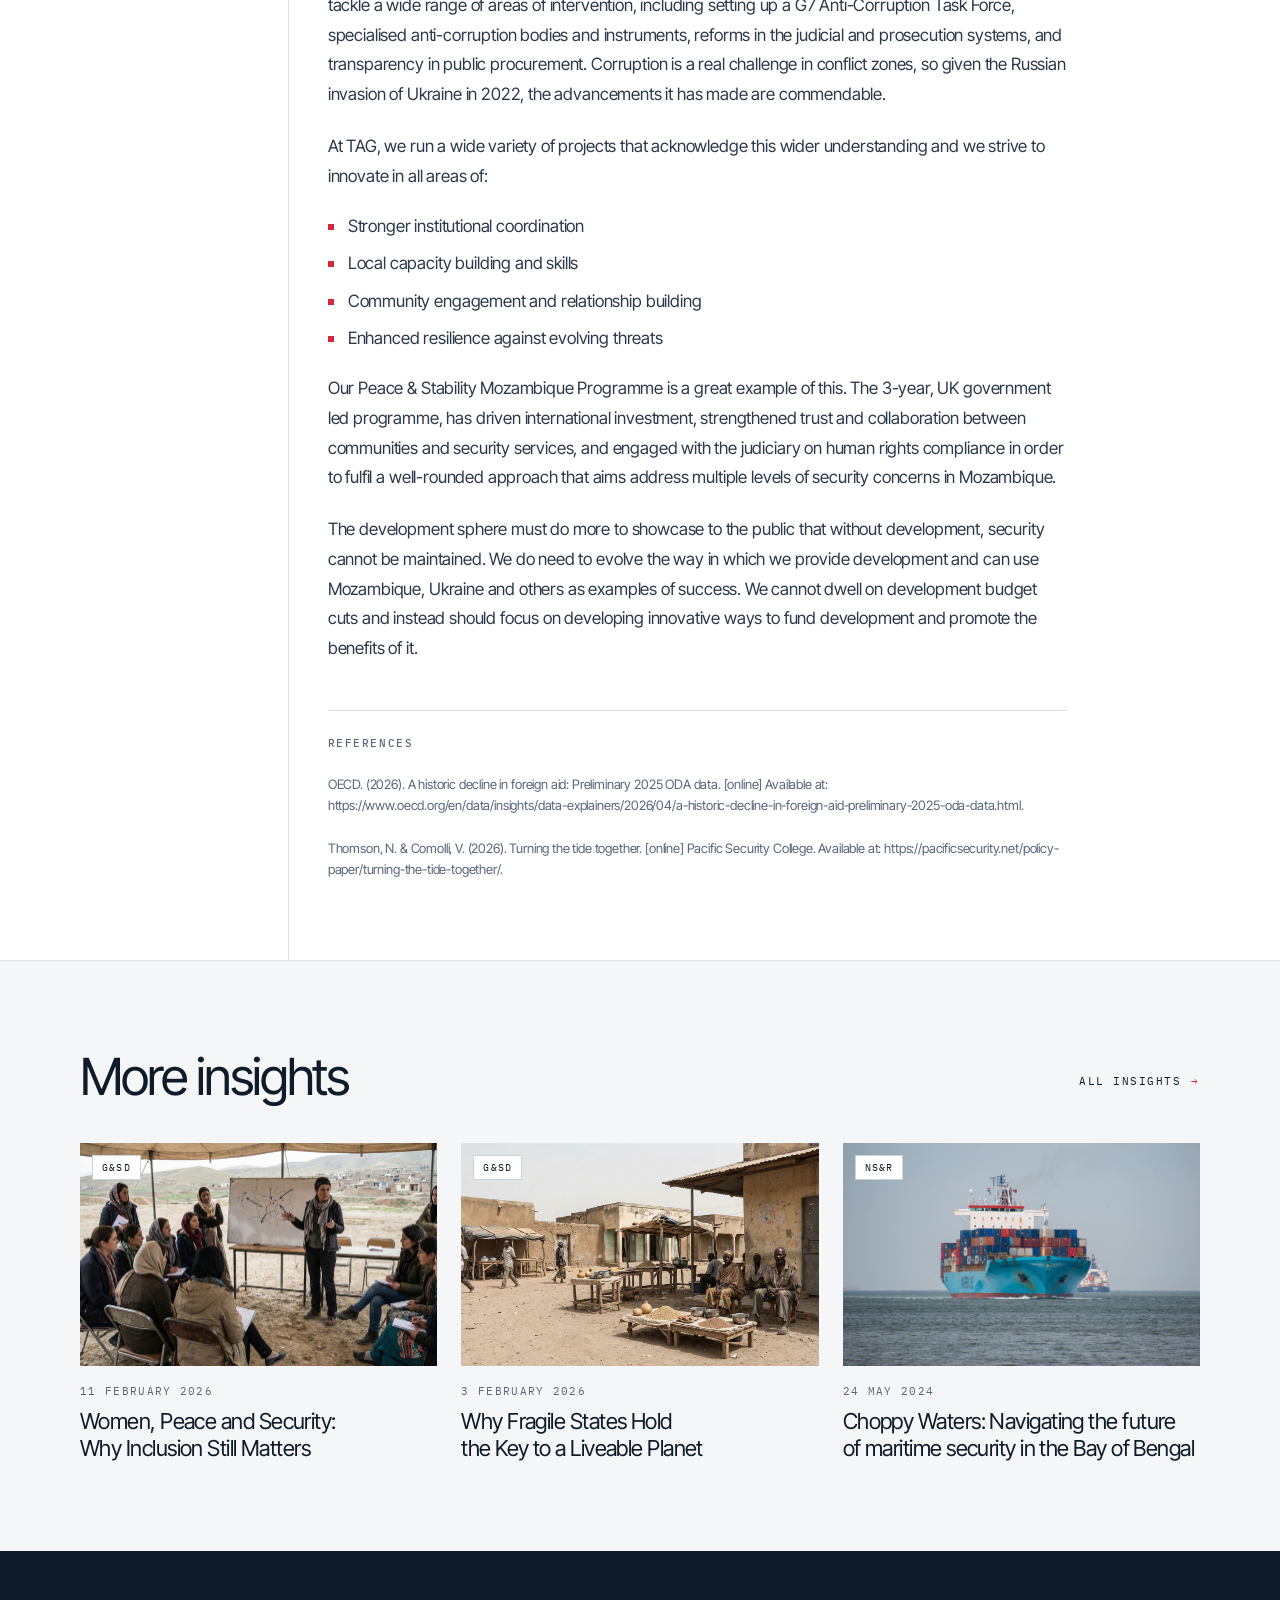
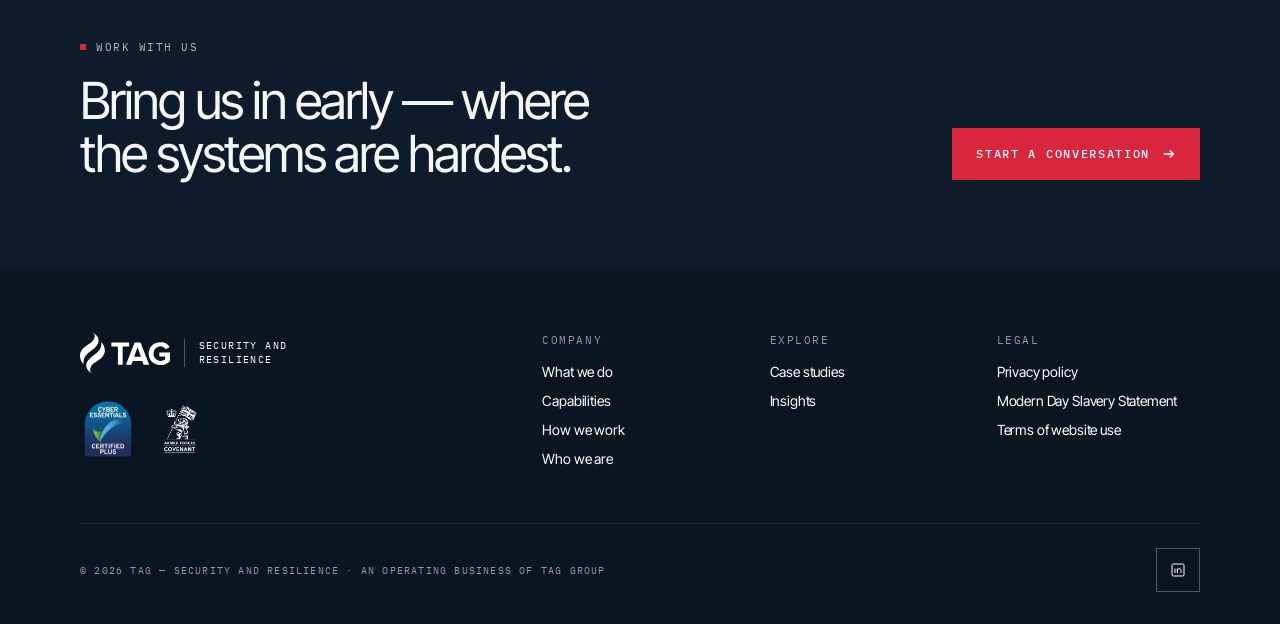
<file: insights/development-or-defence-its-the-wrong-question.html>
<!doctype html>
<html lang="en">
<head>
  <meta charset="utf-8">
  <meta name="viewport" content="width=device-width, initial-scale=1">
  <title>Development or defence? It&#x27;s the wrong question — TAG Insights</title>
  <meta name="description" content="Under the context of heightened global security threats and the rules based international order eroding, international development is facing a pivotal mome">
  <link rel="icon" href="../assets/logos/tag-logo.svg" type="image/svg+xml">
  <link rel="preconnect" href="https://fonts.googleapis.com">
  <link rel="preconnect" href="https://fonts.gstatic.com" crossorigin>
  <link href="https://fonts.googleapis.com/css2?family=Inter+Tight:wght@300;400;500;600&amp;family=IBM+Plex+Mono:wght@400;500&amp;display=swap" rel="stylesheet">
  <link rel="stylesheet" href="../css/styles.css">
</head>
<body>

  <header class="site-header">
    <div class="container site-header__inner">
      <a class="brand" href="../index.html" aria-label="TAG Security and Resilience — home">
        <img class="brand__logo" src="../assets/logos/tag-logo.svg" alt="TAG">
        <span class="brand__divider" aria-hidden="true"></span>
        <span class="brand__name">Security and<br>Resilience</span>
      </a>
      <div class="site-header__actions">
        <nav class="site-nav" aria-label="Main">
          <a class="site-nav__link" href="../index.html#capabilities">Capabilities</a>
          <a class="site-nav__link" href="../index.html#group">About us</a>
          <a class="site-nav__link" href="../case-studies.html">Case studies</a>
          <a class="site-nav__link is-current" href="../insights.html">Insights</a>
        </nav>
        <a class="btn btn--primary btn--small" href="#contact">Work with us <svg width="12" height="12" viewBox="0 0 16 16" fill="none" aria-hidden="true"><path d="M2 8h11M9 4l4 4-4 4" stroke="currentColor" stroke-width="1.6"/></svg></a>
      </div>
    </div>
  </header>

  <main>
    <section id="top" class="article-hero article-hero--dark">
      <div class="container article-hero__grid">
        <div class="article-hero__text">
          <nav class="breadcrumb" aria-label="Breadcrumb">
            <a href="../index.html">Home</a><span aria-hidden="true">/</span><a href="../insights.html">Insights</a><span aria-hidden="true">/</span><span aria-current="page">NS&amp;R</span>
          </nav>
          <h1 class="article-hero__title">Development or defence? It&#x27;s the wrong question</h1>
          <p class="article-hero__lead">Under the context of heightened global security threats and the rules based international order eroding, international development is facing a pivotal moment – to give way or reframe itself under new terms.</p>
          <p class="article-hero__meta">
            <span>Published on: <strong><time datetime="2026-05-20">20 May 2026</time></strong></span>
            <span>Reading time: <strong>4 min</strong></span>
          </p>
        </div>
        <div class="article-hero__image"><img src="../assets/images/insights/development-or-defence.jpg" alt=""></div>
      </div>
    </section>

    <section class="article-layout-section">
      <div class="container article-layout">
        <aside class="share-bar">
          <div class="share-bar__inner">
            <p class="share-bar__label">Share</p>
            <div class="share-bar__list">
              <a class="share-bar__btn" href="https://www.linkedin.com/sharing/share-offsite/?url=https%3A%2F%2Ftagintdev.com%2Fdevelopment-or-defence-its-the-wrong-question%2F" aria-label="Share on LinkedIn"><svg width="18" height="18" viewBox="0 0 24 24" fill="none" stroke="currentColor" stroke-width="1.4" aria-hidden="true"><rect x="3" y="3" width="18" height="18" rx="2"/><path d="M7.5 10v6.5M7.5 7.2v.1M11 16.5V10M11 13c0-1.8 1-3 2.6-3s2.9 1.2 2.9 3v3.5"/></svg></a>
              <a class="share-bar__btn" href="https://twitter.com/intent/tweet?url=https%3A%2F%2Ftagintdev.com%2Fdevelopment-or-defence-its-the-wrong-question%2F&amp;text=Development%20or%20defence%3F%20It%27s%20the%20wrong%20question" aria-label="Share on X"><svg width="18" height="18" viewBox="0 0 24 24" fill="none" stroke="currentColor" stroke-width="1.4" aria-hidden="true"><path d="M4 4l16 16M20 4L4 20"/></svg></a>
              <a class="share-bar__btn" href="mailto:?subject=Development%20or%20defence%3F%20It%27s%20the%20wrong%20question&amp;body=https%3A%2F%2Ftagintdev.com%2Fdevelopment-or-defence-its-the-wrong-question%2F" aria-label="Share by email"><svg width="18" height="18" viewBox="0 0 24 24" fill="none" stroke="currentColor" stroke-width="1.4" aria-hidden="true"><rect x="3" y="5" width="18" height="14"/><path d="M3 6l9 7 9-7"/></svg></a>
              <button class="share-bar__btn" type="button" aria-label="Copy link" data-copy-link><svg width="18" height="18" viewBox="0 0 24 24" fill="none" stroke="currentColor" stroke-width="1.4" aria-hidden="true"><path d="M10 14a4 4 0 0 0 5.7 0l3-3a4 4 0 0 0-5.7-5.7l-1 1"/><path d="M14 10a4 4 0 0 0-5.7 0l-3 3a4 4 0 0 0 5.7 5.7l1-1"/></svg></button>
            </div>
            <p class="share-bar__status" role="status" data-copy-status></p>
          </div>
        </aside>
        <article class="article-body">
          <div class="article-body__content">
          <p>Watching the OECD’s ‘The Role of Development in an intensifying security landscape’ online session as part of their wider ‘The Future of Development Cooperation Conference’ on Monday revealed many insights on the future of international development.</p>
          <p>International panellists and representatives in attendance all agreed that the current paradigm, that states must either choose to fund development or fund security, is false and damaging to both issues.</p>
          <p>The UK cutting foreign aid to directly fund defence budgets is a striking example of this thinking that was raised during the session. However, this does not account for the fact that these two concepts are very much interlinked. Security involves much more than traditional physical threats. It encompasses economies, health &amp; food, cyber threats, the climate and much more. Allowing one to fall by the wayside can have knock on effects on the others.</p>
          <p>Berlin Kafoa, Director of the Public Health Division of the Pacific Community provided a strong example of this link in the Pacific islands, where transnational crime has been identified as having a large impact on health security. Drug trafficking routes through the islands have led to spikes in HIV cases, mainly through needle sharing. In a region with many small island nations, an individualistic approach can be very limiting. The Pacific Community have outlined policy recommendations this month involving a 2027 Pacific Islands Forum-led regional summit to prepare a unified response and aim to build “coordinated leadership across health, security, civil society and traditional governance structures” (Thomson &amp; Comolli, 2026). By looking at the bigger picture of interconnected issues, only then can the international community tackle these issues most effectively. Security, in isolation, is a sure way have minimal impact, poor value for money and lose sight of the ultimate goal of ODA, to improve livelihoods.</p>
          <p>What we are seeing in Ukraine is great case study for the future of development, using innovative approaches. Despite global declines in Official Development Assistance (ODA), “Ukraine received USD 44.9 billion [in 2025], an 18.7% increase over 2024 and the largest volume of net ODA to any single recipient in any year on record.” (OECD, 2026). Deputy Minister of Finance, Olga Zykova highlighted digital reconstruction and anti-corruption development reforms in particular at the conference.</p>
          <p>In Digital reconstruction, GiZ has ran several projects that encourage the use of digital processing tools such as 3D printing or the establishment of a new digital registry platform, Diia.Engine, to speed up the process for creating new digital services.</p>
          <p>In terms of anti-corruption, since 2021 at least 19 different international projects have been set up to tackle a wide range of areas of intervention, including setting up a G7 Anti-Corruption Task Force, specialised anti-corruption bodies and instruments, reforms in the judicial and prosecution systems, and transparency in public procurement. Corruption is a real challenge in conflict zones, so given the Russian invasion of Ukraine in 2022, the advancements it has made are commendable.</p>
          <p>At TAG, we run a wide variety of projects that acknowledge this wider understanding and we strive to innovate in all areas of:</p>
          <ul>
            <li>Stronger institutional coordination</li>
            <li>Local capacity building and skills</li>
            <li>Community engagement and relationship building</li>
            <li>Enhanced resilience against evolving threats</li>
          </ul>
          <p>Our Peace &amp; Stability Mozambique Programme is a great example of this. The 3-year, UK government led programme, has driven international investment, strengthened trust and collaboration between communities and security services, and engaged with the judiciary on human rights compliance in order to fulfil a well-rounded approach that aims address multiple levels of security concerns in Mozambique.</p>
          <p>The development sphere must do more to showcase to the public that without development, security cannot be maintained. We do need to evolve the way in which we provide development and can use Mozambique, Ukraine and others as examples of success. We cannot dwell on development budget cuts and instead should focus on developing innovative ways to fund development and promote the benefits of it.</p>
          <h2 class="article-refs-title">References</h2>
          <p class="article-ref">OECD. (2026). A historic decline in foreign aid: Preliminary 2025 ODA data. [online] Available at: https://www.oecd.org/en/data/insights/data-explainers/2026/04/a-historic-decline-in-foreign-aid-preliminary-2025-oda-data.html.</p>
          <p class="article-ref">Thomson, N. &amp; Comolli, V. (2026). Turning the tide together. [online] Pacific Security College. Available at: https://pacificsecurity.net/policy-paper/turning-the-tide-together/.</p>
          </div>
        </article>
      </div>
    </section>

    <section class="more-insights section--paper">
      <div class="container more-insights__inner">
        <div class="more-insights__head">
          <h2 class="more-insights__title">More insights</h2>
          <a class="text-link" href="../insights.html">All insights <span class="text-link__arrow" aria-hidden="true">→</span></a>
        </div>
        <div class="insights-grid">
          <a class="insight-card" href="../insights/women-peace-and-security-why-inclusion-still-matters.html">
            <div class="insight-card__media">
              <img src="../assets/images/insights/women-peace-and-security.jpg" alt="" loading="lazy">
              <span class="chip">G&amp;SD</span>
            </div>
            <div class="insight-card__body">
              <time class="insight-card__date" datetime="2026-02-11">11 February 2026</time>
              <h3 class="insight-card__title">Women, Peace and Security: Why Inclusion Still Matters</h3>
            </div>
          </a>
          <a class="insight-card" href="../insights/why-fragile-states-hold-the-key-to-a-liveable-planet.html">
            <div class="insight-card__media">
              <img src="../assets/images/insights/fragile-states-liveable-planet.jpg" alt="" loading="lazy">
              <span class="chip">G&amp;SD</span>
            </div>
            <div class="insight-card__body">
              <time class="insight-card__date" datetime="2026-02-03">3 February 2026</time>
              <h3 class="insight-card__title">Why Fragile States Hold the Key to a Liveable Planet</h3>
            </div>
          </a>
          <a class="insight-card" href="../insights/choppy-waters-navigating-the-future-of-maritime-security-in-the-bay-of-bengal.html">
            <div class="insight-card__media">
              <img src="../assets/images/insights/bay-of-bengal-maritime-security.jpg" alt="" loading="lazy">
              <span class="chip">NS&amp;R</span>
            </div>
            <div class="insight-card__body">
              <time class="insight-card__date" datetime="2024-05-24">24 May 2024</time>
              <h3 class="insight-card__title">Choppy Waters: Navigating the future of maritime security in the Bay of Bengal</h3>
            </div>
          </a>
        </div>
      </div>
    </section>

  <section id="contact" class="section--ink">
    <div class="container cta-band__inner">
      <div class="cta-band__main">
        <p class="eyebrow eyebrow--on-dark">Work with us</p>
        <h2 class="cta-band__title">Bring us in early — where the systems are hardest.</h2>
      </div>
      <a class="btn btn--primary" href="../index.html#contact">Start a conversation <svg width="14" height="14" viewBox="0 0 16 16" fill="none" aria-hidden="true"><path d="M2 8h11M9 4l4 4-4 4" stroke="currentColor" stroke-width="1.6"/></svg></a>
    </div>
  </section>
  </main>

  <footer class="site-footer">
    <div class="container site-footer__inner">
      <div class="site-footer__top">
        <div class="site-footer__brand">
          <a class="brand" href="../index.html" aria-label="TAG Security and Resilience — home">
        <img class="brand__logo" src="../assets/logos/tag-logo.svg" alt="TAG">
        <span class="brand__divider" aria-hidden="true"></span>
        <span class="brand__name">Security and<br>Resilience</span>
      </a>
          <div class="accreditations">
            <img src="../assets/logos/cyber-essentials-plus.png" alt="Cyber Essentials Plus certified">
            <img src="../assets/logos/armed-forces-covenant.png" alt="Armed Forces Covenant">
          </div>
        </div>
        <nav class="footer-nav" aria-label="Footer">
          <div class="footer-nav__column">
            <h2 class="footer-nav__heading">Company</h2>
          <a class="footer-nav__link" href="../index.html#approach">What we do</a>
          <a class="footer-nav__link" href="../index.html#capabilities">Capabilities</a>
          <a class="footer-nav__link" href="../index.html#how">How we work</a>
          <a class="footer-nav__link" href="../index.html#group">Who we are</a>
          </div>
          <div class="footer-nav__column">
            <h2 class="footer-nav__heading">Explore</h2>
            <a class="footer-nav__link" href="../case-studies.html">Case studies</a>
            <a class="footer-nav__link" href="../insights.html">Insights</a>
          </div>
          <div class="footer-nav__column">
            <h2 class="footer-nav__heading">Legal</h2>
          <a class="footer-nav__link" href="https://tagintdev.com/privacy-policy/">Privacy policy</a>
          <a class="footer-nav__link" href="https://tagintdev.com/modern-day-slavery-statement/">Modern Day Slavery Statement</a>
          <a class="footer-nav__link" href="https://tagintdev.com/terms-of-website-use/">Terms of website use</a>
          </div>
        </nav>
      </div>
      <div class="site-footer__bottom">
        <span>© 2026 TAG — Security and Resilience · An operating business of TAG Group</span>
        <a class="social-btn" href="https://www.linkedin.com/company/taginternational/" aria-label="TAG on LinkedIn">
          <svg width="16" height="16" viewBox="0 0 24 24" fill="none" stroke="currentColor" stroke-width="1.5" aria-hidden="true"><rect x="3" y="3" width="18" height="18" rx="2"/><path d="M7.5 10v6.5M7.5 7.2v.1M11 16.5V10M11 13c0-1.8 1-3 2.6-3s2.9 1.2 2.9 3v3.5"/></svg>
        </a>
      </div>
    </div>
  </footer>
  <script src="../js/article.js"></script>
</body>
</html>
</file>
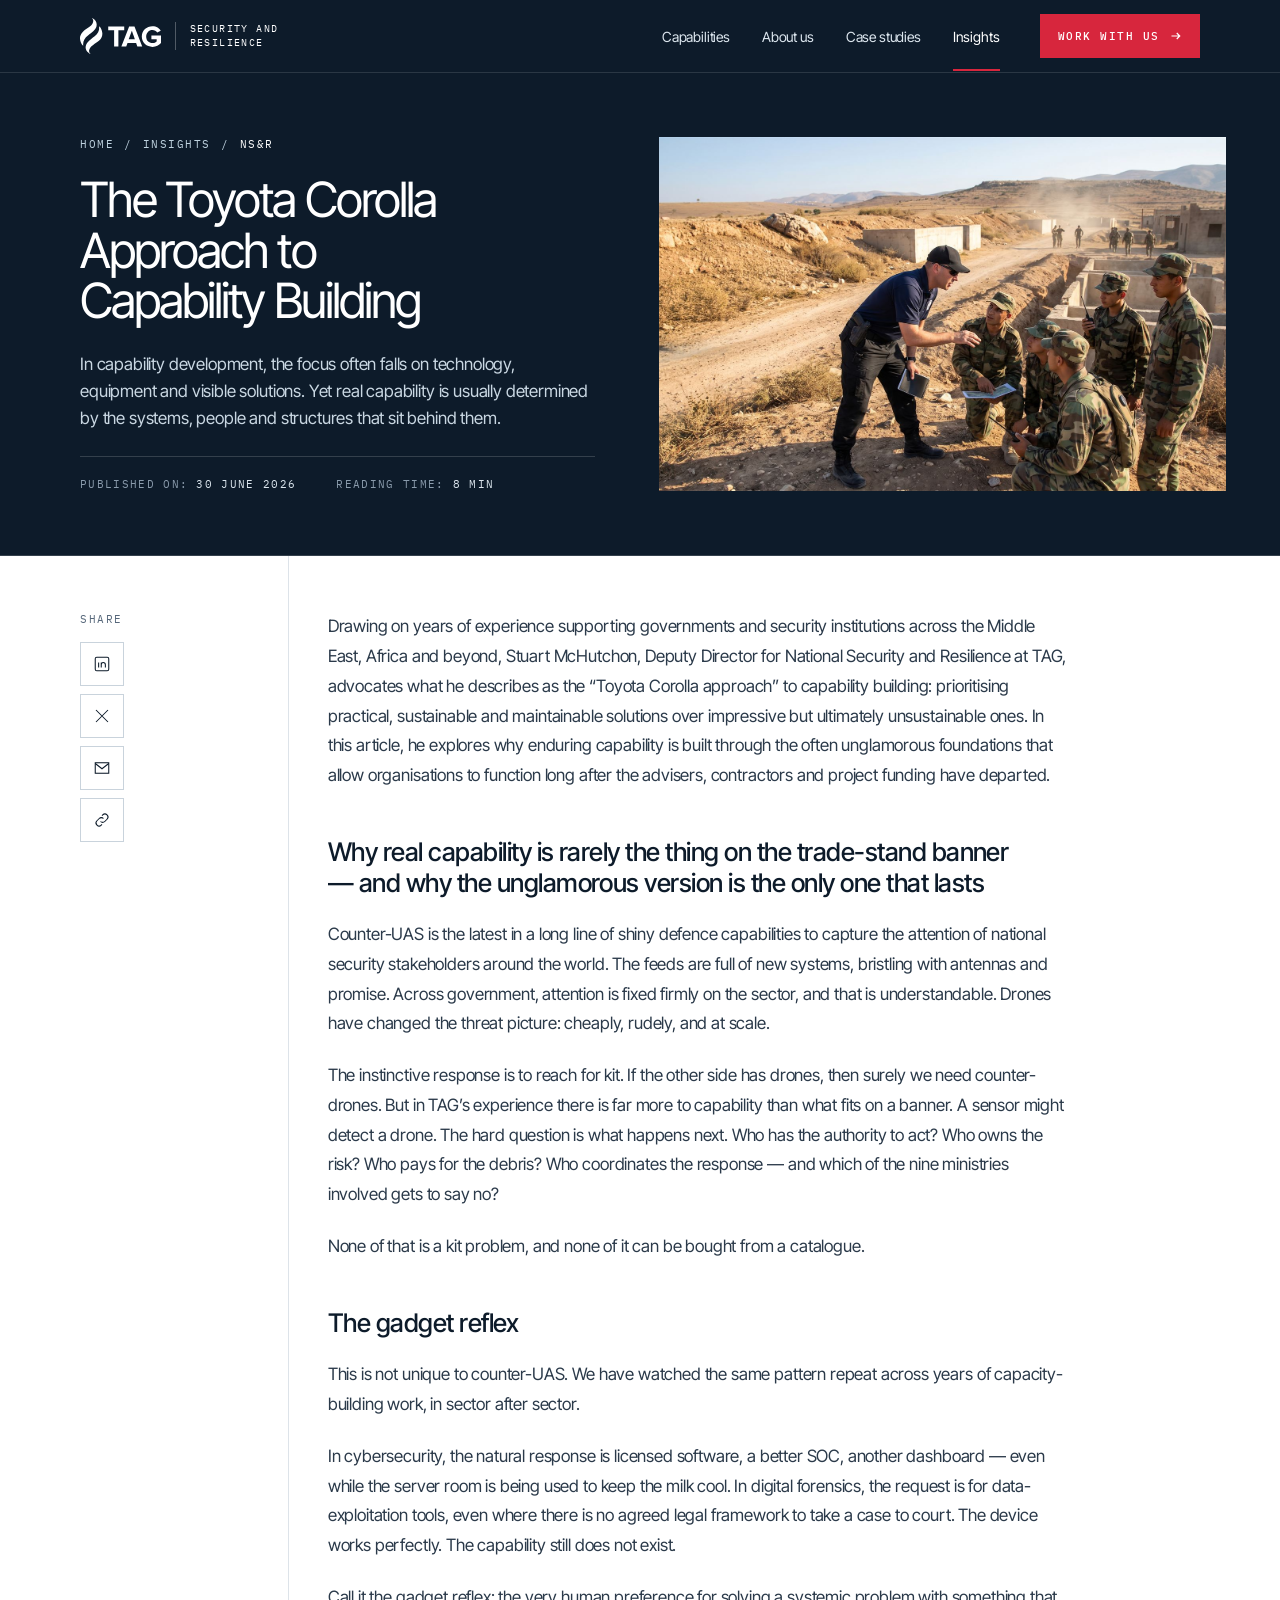
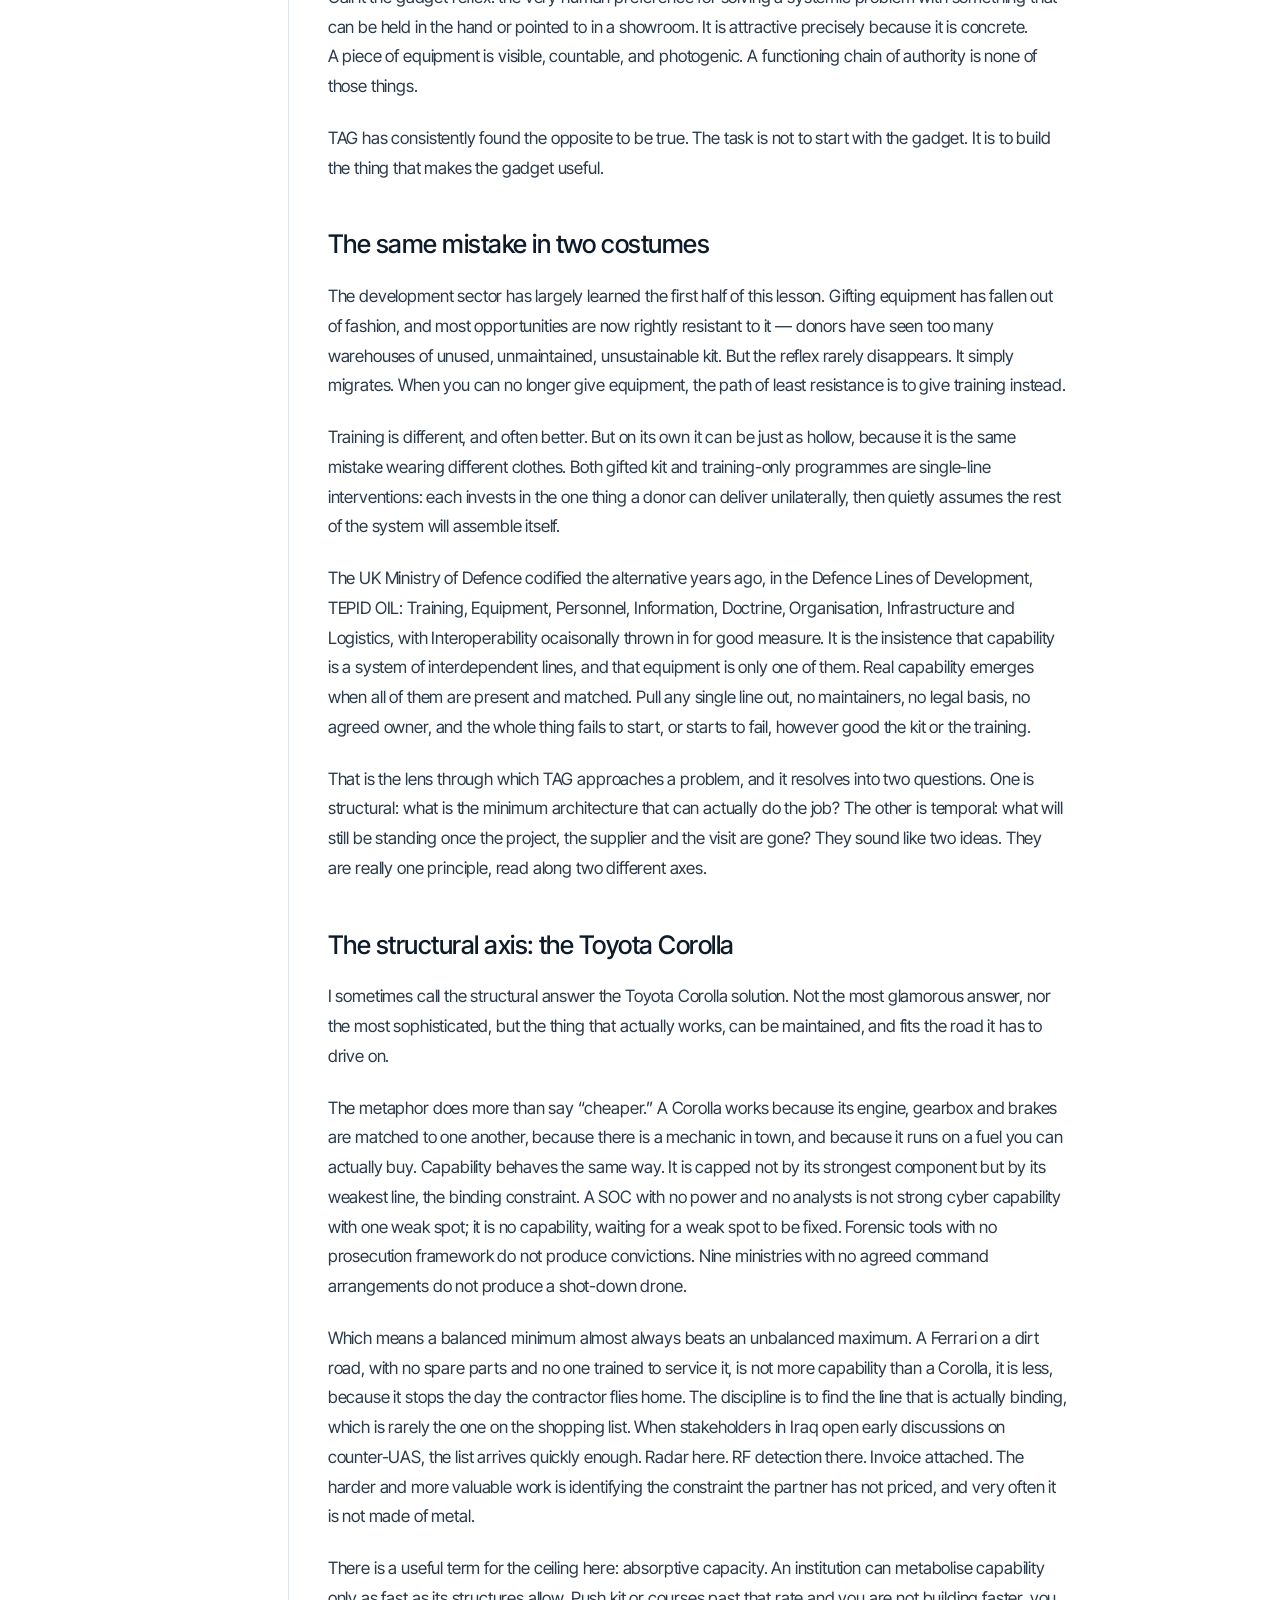
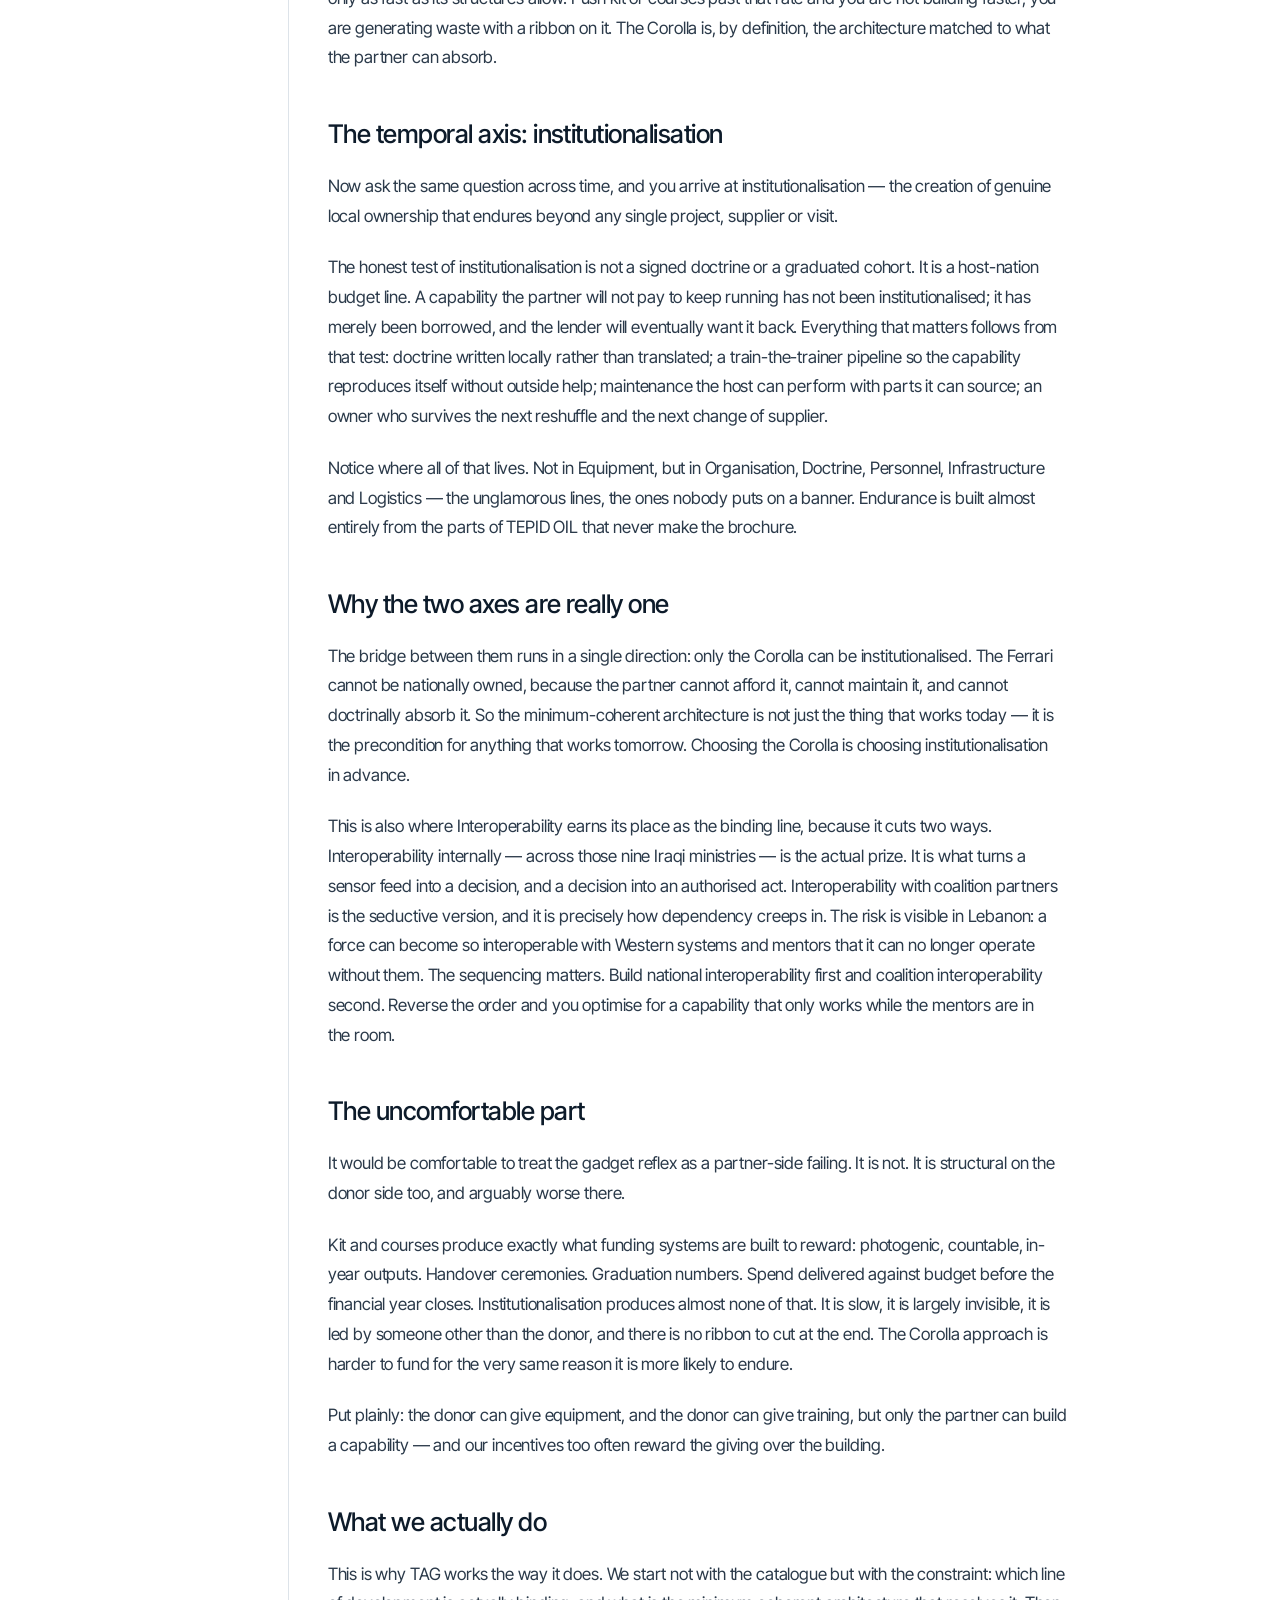
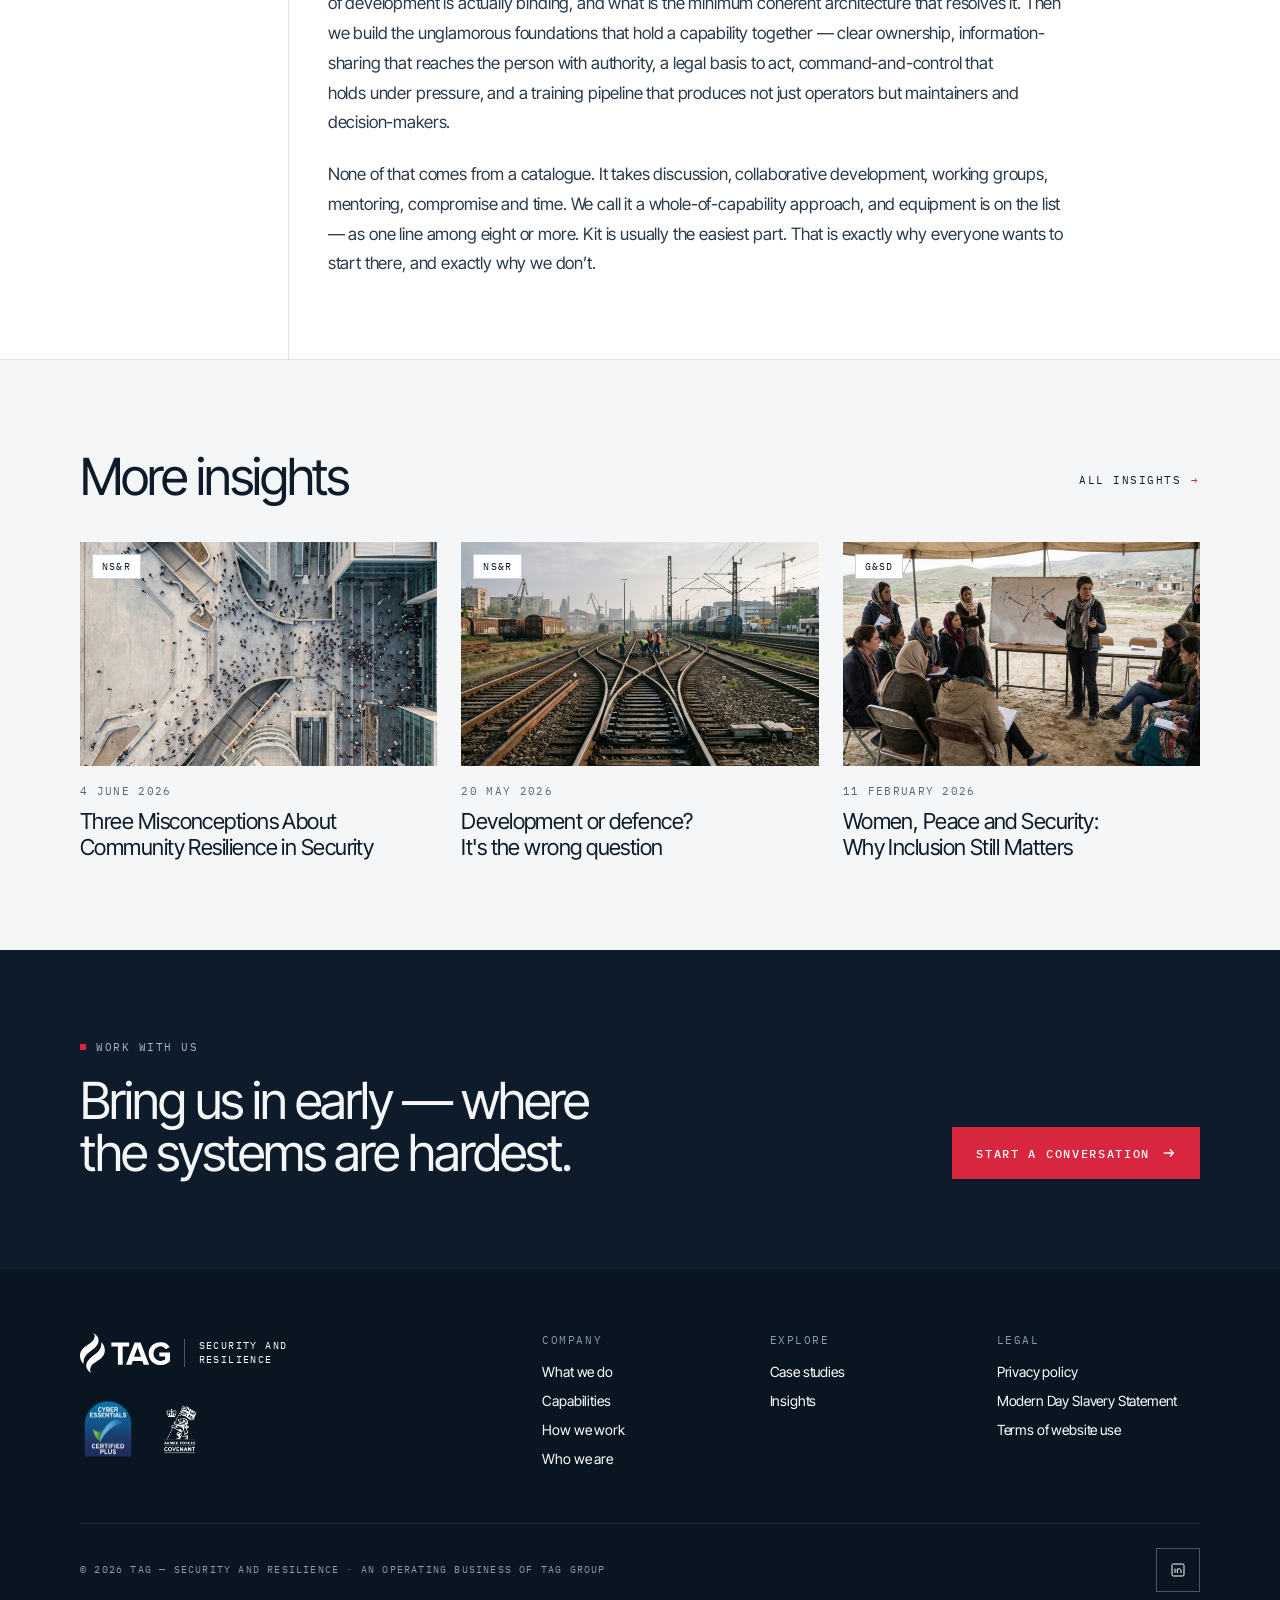
<file: insights/the-toyota-corolla-approach-to-capability-building.html>
<!doctype html>
<html lang="en">
<head>
  <meta charset="utf-8">
  <meta name="viewport" content="width=device-width, initial-scale=1">
  <title>The Toyota Corolla Approach to Capability Building — TAG Insights</title>
  <meta name="description" content="In capability development, the focus often falls on technology, equipment and visible solutions. Yet real capability is usually determined by the systems, ">
  <link rel="icon" href="../assets/logos/tag-logo.svg" type="image/svg+xml">
  <link rel="preconnect" href="https://fonts.googleapis.com">
  <link rel="preconnect" href="https://fonts.gstatic.com" crossorigin>
  <link href="https://fonts.googleapis.com/css2?family=Inter+Tight:wght@300;400;500;600&amp;family=IBM+Plex+Mono:wght@400;500&amp;display=swap" rel="stylesheet">
  <link rel="stylesheet" href="../css/styles.css">
</head>
<body>

  <header class="site-header">
    <div class="container site-header__inner">
      <a class="brand" href="../index.html" aria-label="TAG Security and Resilience — home">
        <img class="brand__logo" src="../assets/logos/tag-logo.svg" alt="TAG">
        <span class="brand__divider" aria-hidden="true"></span>
        <span class="brand__name">Security and<br>Resilience</span>
      </a>
      <div class="site-header__actions">
        <nav class="site-nav" aria-label="Main">
          <a class="site-nav__link" href="../index.html#capabilities">Capabilities</a>
          <a class="site-nav__link" href="../index.html#group">About us</a>
          <a class="site-nav__link" href="../case-studies.html">Case studies</a>
          <a class="site-nav__link is-current" href="../insights.html">Insights</a>
        </nav>
        <a class="btn btn--primary btn--small" href="#contact">Work with us <svg width="12" height="12" viewBox="0 0 16 16" fill="none" aria-hidden="true"><path d="M2 8h11M9 4l4 4-4 4" stroke="currentColor" stroke-width="1.6"/></svg></a>
      </div>
    </div>
  </header>

  <main>
    <section id="top" class="article-hero article-hero--dark">
      <div class="container article-hero__grid">
        <div class="article-hero__text">
          <nav class="breadcrumb" aria-label="Breadcrumb">
            <a href="../index.html">Home</a><span aria-hidden="true">/</span><a href="../insights.html">Insights</a><span aria-hidden="true">/</span><span aria-current="page">NS&amp;R</span>
          </nav>
          <h1 class="article-hero__title">The Toyota Corolla Approach to Capability Building</h1>
          <p class="article-hero__lead">In capability development, the focus often falls on technology, equipment and visible solutions. Yet real capability is usually determined by the systems, people and structures that sit behind them.</p>
          <p class="article-hero__meta">
            <span>Published on: <strong><time datetime="2026-06-30">30 June 2026</time></strong></span>
            <span>Reading time: <strong>8 min</strong></span>
          </p>
        </div>
        <div class="article-hero__image"><img src="../assets/images/insights/toyota-corolla-approach.jpg" alt=""></div>
      </div>
    </section>

    <section class="article-layout-section">
      <div class="container article-layout">
        <aside class="share-bar">
          <div class="share-bar__inner">
            <p class="share-bar__label">Share</p>
            <div class="share-bar__list">
              <a class="share-bar__btn" href="https://www.linkedin.com/sharing/share-offsite/?url=https%3A%2F%2Ftagintdev.com%2Fthe-toyota-corolla-approach-to-capability-building%2F" aria-label="Share on LinkedIn"><svg width="18" height="18" viewBox="0 0 24 24" fill="none" stroke="currentColor" stroke-width="1.4" aria-hidden="true"><rect x="3" y="3" width="18" height="18" rx="2"/><path d="M7.5 10v6.5M7.5 7.2v.1M11 16.5V10M11 13c0-1.8 1-3 2.6-3s2.9 1.2 2.9 3v3.5"/></svg></a>
              <a class="share-bar__btn" href="https://twitter.com/intent/tweet?url=https%3A%2F%2Ftagintdev.com%2Fthe-toyota-corolla-approach-to-capability-building%2F&amp;text=The%20Toyota%20Corolla%20Approach%20to%20Capability%20Building" aria-label="Share on X"><svg width="18" height="18" viewBox="0 0 24 24" fill="none" stroke="currentColor" stroke-width="1.4" aria-hidden="true"><path d="M4 4l16 16M20 4L4 20"/></svg></a>
              <a class="share-bar__btn" href="mailto:?subject=The%20Toyota%20Corolla%20Approach%20to%20Capability%20Building&amp;body=https%3A%2F%2Ftagintdev.com%2Fthe-toyota-corolla-approach-to-capability-building%2F" aria-label="Share by email"><svg width="18" height="18" viewBox="0 0 24 24" fill="none" stroke="currentColor" stroke-width="1.4" aria-hidden="true"><rect x="3" y="5" width="18" height="14"/><path d="M3 6l9 7 9-7"/></svg></a>
              <button class="share-bar__btn" type="button" aria-label="Copy link" data-copy-link><svg width="18" height="18" viewBox="0 0 24 24" fill="none" stroke="currentColor" stroke-width="1.4" aria-hidden="true"><path d="M10 14a4 4 0 0 0 5.7 0l3-3a4 4 0 0 0-5.7-5.7l-1 1"/><path d="M14 10a4 4 0 0 0-5.7 0l-3 3a4 4 0 0 0 5.7 5.7l1-1"/></svg></button>
            </div>
            <p class="share-bar__status" role="status" data-copy-status></p>
          </div>
        </aside>
        <article class="article-body">
          <div class="article-body__content">
          <p>Drawing on years of experience supporting governments and security institutions across the Middle East, Africa and beyond, Stuart McHutchon, Deputy Director for National Security and Resilience at TAG, advocates what he describes as the “Toyota Corolla approach” to capability building: prioritising practical, sustainable and maintainable solutions over impressive but ultimately unsustainable ones. In this article, he explores why enduring capability is built through the often unglamorous foundations that allow organisations to function long after the advisers, contractors and project funding have departed.</p>
          <h2>Why real capability is rarely the thing on the trade-stand banner — and why the unglamorous version is the only one that lasts</h2>
          <p>Counter-UAS is the latest in a long line of shiny defence capabilities to capture the attention of national security stakeholders around the world. The feeds are full of new systems, bristling with antennas and promise. Across government, attention is fixed firmly on the sector, and that is understandable. Drones have changed the threat picture: cheaply, rudely, and at scale.</p>
          <p>The instinctive response is to reach for kit. If the other side has drones, then surely we need counter-drones. But in TAG’s experience there is far more to capability than what fits on a banner. A sensor might detect a drone. The hard question is what happens next. Who has the authority to act? Who owns the risk? Who pays for the debris? Who coordinates the response — and which of the nine ministries involved gets to say no?</p>
          <p>None of that is a kit problem, and none of it can be bought from a catalogue.</p>
          <h2>The gadget reflex</h2>
          <p>This is not unique to counter-UAS. We have watched the same pattern repeat across years of capacity-building work, in sector after sector.</p>
          <p>In cybersecurity, the natural response is licensed software, a better SOC, another dashboard — even while the server room is being used to keep the milk cool. In digital forensics, the request is for data-exploitation tools, even where there is no agreed legal framework to take a case to court. The device works perfectly. The capability still does not exist.</p>
          <p>Call it the gadget reflex: the very human preference for solving a systemic problem with something that can be held in the hand or pointed to in a showroom. It is attractive precisely because it is concrete. A piece of equipment is visible, countable, and photogenic. A functioning chain of authority is none of those things.</p>
          <p>TAG has consistently found the opposite to be true. The task is not to start with the gadget. It is to build the thing that makes the gadget useful.</p>
          <h2>The same mistake in two costumes</h2>
          <p>The development sector has largely learned the first half of this lesson. Gifting equipment has fallen out of fashion, and most opportunities are now rightly resistant to it — donors have seen too many warehouses of unused, unmaintained, unsustainable kit. But the reflex rarely disappears. It simply migrates. When you can no longer give equipment, the path of least resistance is to give training instead.</p>
          <p>Training is different, and often better. But on its own it can be just as hollow, because it is the same mistake wearing different clothes. Both gifted kit and training-only programmes are single-line interventions: each invests in the one thing a donor can deliver unilaterally, then quietly assumes the rest of the system will assemble itself.</p>
          <p>The UK Ministry of Defence codified the alternative years ago, in the Defence Lines of Development, TEPID OIL: Training, Equipment, Personnel, Information, Doctrine, Organisation, Infrastructure and Logistics, with Interoperability ocaisonally thrown in for good measure. It is the insistence that capability is a system of interdependent lines, and that equipment is only one of them. Real capability emerges when all of them are present and matched. Pull any single line out, no maintainers, no legal basis, no agreed owner, and the whole thing fails to start, or starts to fail, however good the kit or the training.</p>
          <p>That is the lens through which TAG approaches a problem, and it resolves into two questions. One is structural: what is the minimum architecture that can actually do the job? The other is temporal: what will still be standing once the project, the supplier and the visit are gone? They sound like two ideas. They are really one principle, read along two different axes.</p>
          <h2>The structural axis: the Toyota Corolla</h2>
          <p>I sometimes call the structural answer the Toyota Corolla solution. Not the most glamorous answer, nor the most sophisticated, but the thing that actually works, can be maintained, and fits the road it has to drive on.</p>
          <p>The metaphor does more than say “cheaper.” A Corolla works because its engine, gearbox and brakes are matched to one another, because there is a mechanic in town, and because it runs on a fuel you can actually buy. Capability behaves the same way. It is capped not by its strongest component but by its weakest line, the binding constraint. A SOC with no power and no analysts is not strong cyber capability with one weak spot; it is no capability, waiting for a weak spot to be fixed. Forensic tools with no prosecution framework do not produce convictions. Nine ministries with no agreed command arrangements do not produce a shot-down drone.</p>
          <p>Which means a balanced minimum almost always beats an unbalanced maximum. A Ferrari on a dirt road, with no spare parts and no one trained to service it, is not more capability than a Corolla, it is less, because it stops the day the contractor flies home. The discipline is to find the line that is actually binding, which is rarely the one on the shopping list. When stakeholders in Iraq open early discussions on counter-UAS, the list arrives quickly enough. Radar here. RF detection there. Invoice attached. The harder and more valuable work is identifying the constraint the partner has not priced, and very often it is not made of metal.</p>
          <p>There is a useful term for the ceiling here: absorptive capacity. An institution can metabolise capability only as fast as its structures allow. Push kit or courses past that rate and you are not building faster, you are generating waste with a ribbon on it. The Corolla is, by definition, the architecture matched to what the partner can absorb.</p>
          <h2>The temporal axis: institutionalisation</h2>
          <p>Now ask the same question across time, and you arrive at institutionalisation — the creation of genuine local ownership that endures beyond any single project, supplier or visit.</p>
          <p>The honest test of institutionalisation is not a signed doctrine or a graduated cohort. It is a host-nation budget line. A capability the partner will not pay to keep running has not been institutionalised; it has merely been borrowed, and the lender will eventually want it back. Everything that matters follows from that test: doctrine written locally rather than translated; a train-the-trainer pipeline so the capability reproduces itself without outside help; maintenance the host can perform with parts it can source; an owner who survives the next reshuffle and the next change of supplier.</p>
          <p>Notice where all of that lives. Not in Equipment, but in Organisation, Doctrine, Personnel, Infrastructure and Logistics — the unglamorous lines, the ones nobody puts on a banner. Endurance is built almost entirely from the parts of TEPID OIL that never make the brochure.</p>
          <h2>Why the two axes are really one</h2>
          <p>The bridge between them runs in a single direction: only the Corolla can be institutionalised. The Ferrari cannot be nationally owned, because the partner cannot afford it, cannot maintain it, and cannot doctrinally absorb it. So the minimum-coherent architecture is not just the thing that works today — it is the precondition for anything that works tomorrow. Choosing the Corolla is choosing institutionalisation in advance.</p>
          <p>This is also where Interoperability earns its place as the binding line, because it cuts two ways. Interoperability internally — across those nine Iraqi ministries — is the actual prize. It is what turns a sensor feed into a decision, and a decision into an authorised act. Interoperability with coalition partners is the seductive version, and it is precisely how dependency creeps in. The risk is visible in Lebanon: a force can become so interoperable with Western systems and mentors that it can no longer operate without them. The sequencing matters. Build national interoperability first and coalition interoperability second. Reverse the order and you optimise for a capability that only works while the mentors are in the room.</p>
          <h2>The uncomfortable part</h2>
          <p>It would be comfortable to treat the gadget reflex as a partner-side failing. It is not. It is structural on the donor side too, and arguably worse there.</p>
          <p>Kit and courses produce exactly what funding systems are built to reward: photogenic, countable, in-year outputs. Handover ceremonies. Graduation numbers. Spend delivered against budget before the financial year closes. Institutionalisation produces almost none of that. It is slow, it is largely invisible, it is led by someone other than the donor, and there is no ribbon to cut at the end. The Corolla approach is harder to fund for the very same reason it is more likely to endure.</p>
          <p>Put plainly: the donor can give equipment, and the donor can give training, but only the partner can build a capability — and our incentives too often reward the giving over the building.</p>
          <h2>What we actually do</h2>
          <p>This is why TAG works the way it does. We start not with the catalogue but with the constraint: which line of development is actually binding, and what is the minimum coherent architecture that resolves it. Then we build the unglamorous foundations that hold a capability together — clear ownership, information-sharing that reaches the person with authority, a legal basis to act, command-and-control that holds under pressure, and a training pipeline that produces not just operators but maintainers and decision-makers.</p>
          <p>None of that comes from a catalogue. It takes discussion, collaborative development, working groups, mentoring, compromise and time. We call it a whole-of-capability approach, and equipment is on the list — as one line among eight or more. Kit is usually the easiest part. That is exactly why everyone wants to start there, and exactly why we don’t.</p>
          </div>
        </article>
      </div>
    </section>

    <section class="more-insights section--paper">
      <div class="container more-insights__inner">
        <div class="more-insights__head">
          <h2 class="more-insights__title">More insights</h2>
          <a class="text-link" href="../insights.html">All insights <span class="text-link__arrow" aria-hidden="true">→</span></a>
        </div>
        <div class="insights-grid">
          <a class="insight-card" href="../insights/three-misconceptions-about-community-resilience-in-security.html">
            <div class="insight-card__media">
              <img src="../assets/images/insights/community-resilience-misconceptions.jpg" alt="" loading="lazy">
              <span class="chip">NS&amp;R</span>
            </div>
            <div class="insight-card__body">
              <time class="insight-card__date" datetime="2026-06-04">4 June 2026</time>
              <h3 class="insight-card__title">Three Misconceptions About Community Resilience in Security</h3>
            </div>
          </a>
          <a class="insight-card" href="../insights/development-or-defence-its-the-wrong-question.html">
            <div class="insight-card__media">
              <img src="../assets/images/insights/development-or-defence.jpg" alt="" loading="lazy">
              <span class="chip">NS&amp;R</span>
            </div>
            <div class="insight-card__body">
              <time class="insight-card__date" datetime="2026-05-20">20 May 2026</time>
              <h3 class="insight-card__title">Development or defence? It&#x27;s the wrong question</h3>
            </div>
          </a>
          <a class="insight-card" href="../insights/women-peace-and-security-why-inclusion-still-matters.html">
            <div class="insight-card__media">
              <img src="../assets/images/insights/women-peace-and-security.jpg" alt="" loading="lazy">
              <span class="chip">G&amp;SD</span>
            </div>
            <div class="insight-card__body">
              <time class="insight-card__date" datetime="2026-02-11">11 February 2026</time>
              <h3 class="insight-card__title">Women, Peace and Security: Why Inclusion Still Matters</h3>
            </div>
          </a>
        </div>
      </div>
    </section>

  <section id="contact" class="section--ink">
    <div class="container cta-band__inner">
      <div class="cta-band__main">
        <p class="eyebrow eyebrow--on-dark">Work with us</p>
        <h2 class="cta-band__title">Bring us in early — where the systems are hardest.</h2>
      </div>
      <a class="btn btn--primary" href="../index.html#contact">Start a conversation <svg width="14" height="14" viewBox="0 0 16 16" fill="none" aria-hidden="true"><path d="M2 8h11M9 4l4 4-4 4" stroke="currentColor" stroke-width="1.6"/></svg></a>
    </div>
  </section>
  </main>

  <footer class="site-footer">
    <div class="container site-footer__inner">
      <div class="site-footer__top">
        <div class="site-footer__brand">
          <a class="brand" href="../index.html" aria-label="TAG Security and Resilience — home">
        <img class="brand__logo" src="../assets/logos/tag-logo.svg" alt="TAG">
        <span class="brand__divider" aria-hidden="true"></span>
        <span class="brand__name">Security and<br>Resilience</span>
      </a>
          <div class="accreditations">
            <img src="../assets/logos/cyber-essentials-plus.png" alt="Cyber Essentials Plus certified">
            <img src="../assets/logos/armed-forces-covenant.png" alt="Armed Forces Covenant">
          </div>
        </div>
        <nav class="footer-nav" aria-label="Footer">
          <div class="footer-nav__column">
            <h2 class="footer-nav__heading">Company</h2>
          <a class="footer-nav__link" href="../index.html#approach">What we do</a>
          <a class="footer-nav__link" href="../index.html#capabilities">Capabilities</a>
          <a class="footer-nav__link" href="../index.html#how">How we work</a>
          <a class="footer-nav__link" href="../index.html#group">Who we are</a>
          </div>
          <div class="footer-nav__column">
            <h2 class="footer-nav__heading">Explore</h2>
            <a class="footer-nav__link" href="../case-studies.html">Case studies</a>
            <a class="footer-nav__link" href="../insights.html">Insights</a>
          </div>
          <div class="footer-nav__column">
            <h2 class="footer-nav__heading">Legal</h2>
          <a class="footer-nav__link" href="https://tagintdev.com/privacy-policy/">Privacy policy</a>
          <a class="footer-nav__link" href="https://tagintdev.com/modern-day-slavery-statement/">Modern Day Slavery Statement</a>
          <a class="footer-nav__link" href="https://tagintdev.com/terms-of-website-use/">Terms of website use</a>
          </div>
        </nav>
      </div>
      <div class="site-footer__bottom">
        <span>© 2026 TAG — Security and Resilience · An operating business of TAG Group</span>
        <a class="social-btn" href="https://www.linkedin.com/company/taginternational/" aria-label="TAG on LinkedIn">
          <svg width="16" height="16" viewBox="0 0 24 24" fill="none" stroke="currentColor" stroke-width="1.5" aria-hidden="true"><rect x="3" y="3" width="18" height="18" rx="2"/><path d="M7.5 10v6.5M7.5 7.2v.1M11 16.5V10M11 13c0-1.8 1-3 2.6-3s2.9 1.2 2.9 3v3.5"/></svg>
        </a>
      </div>
    </div>
  </footer>
  <script src="../js/article.js"></script>
</body>
</html>
</file>
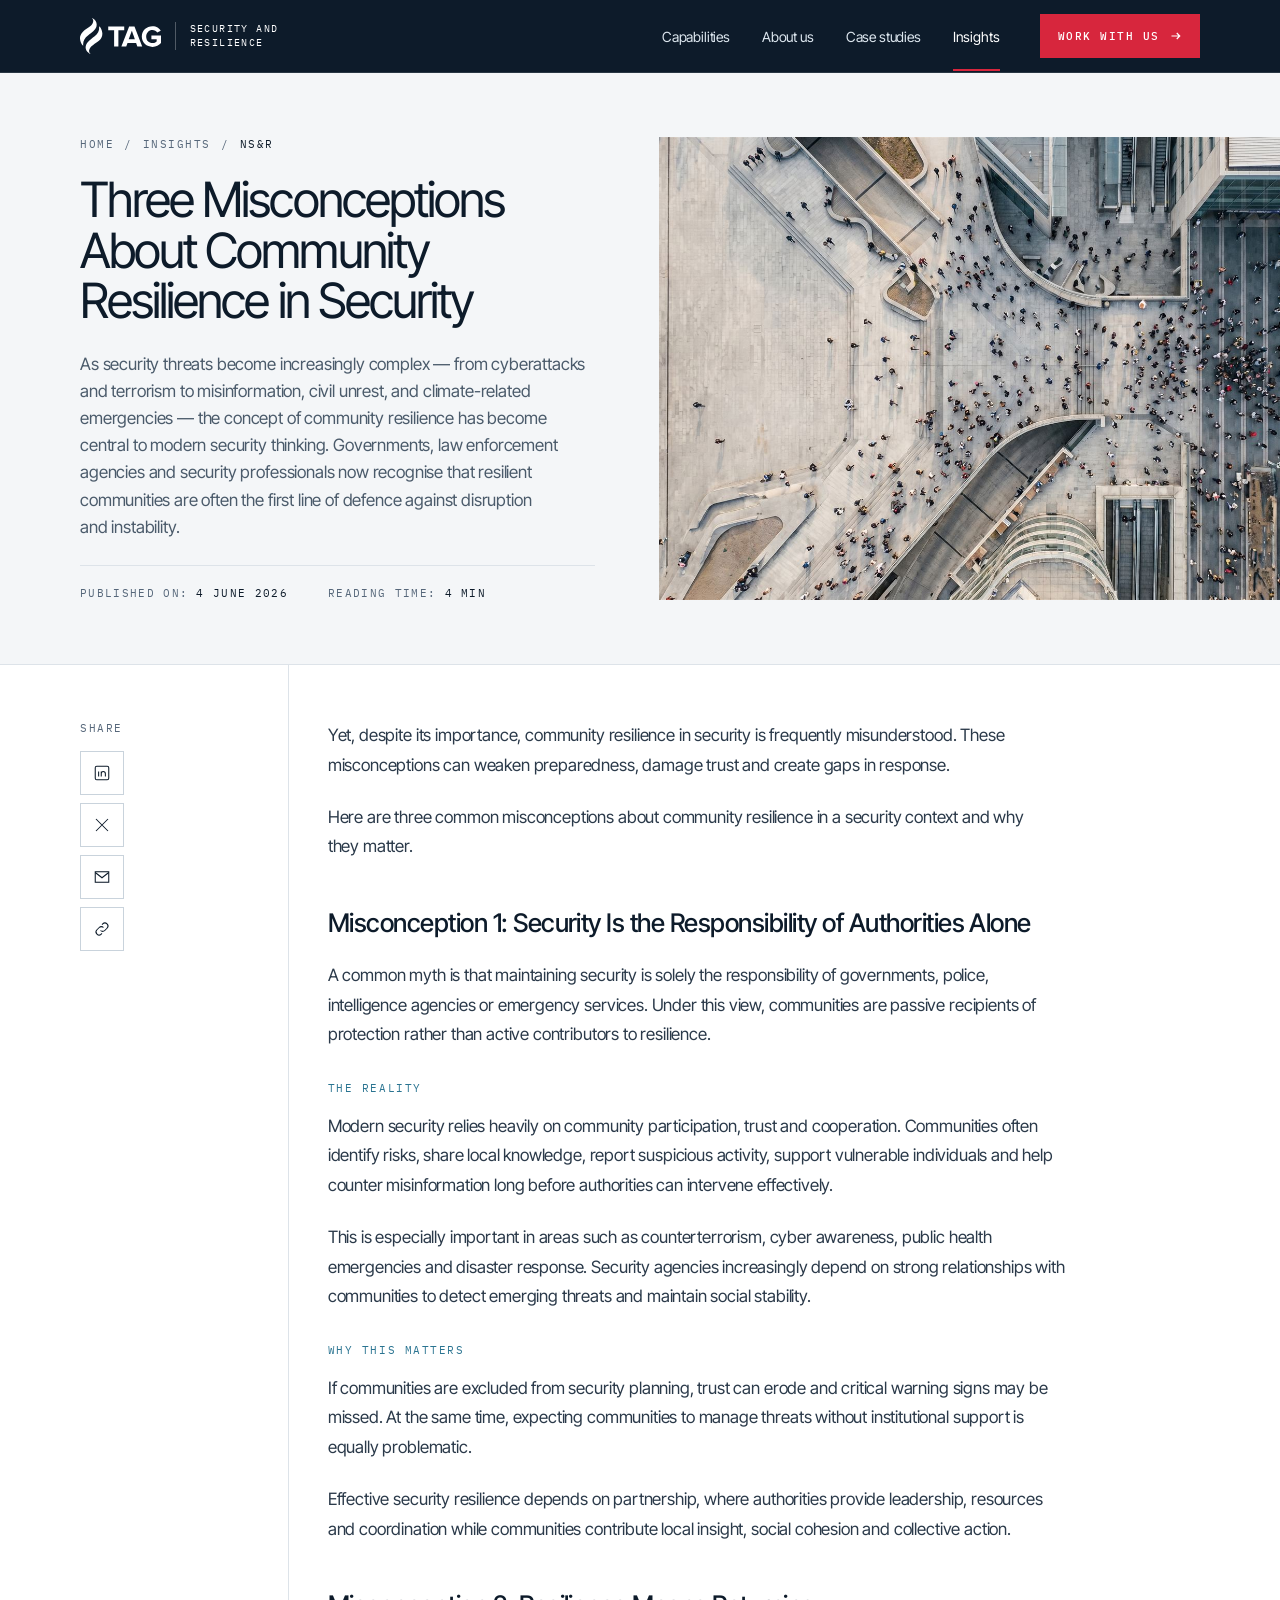
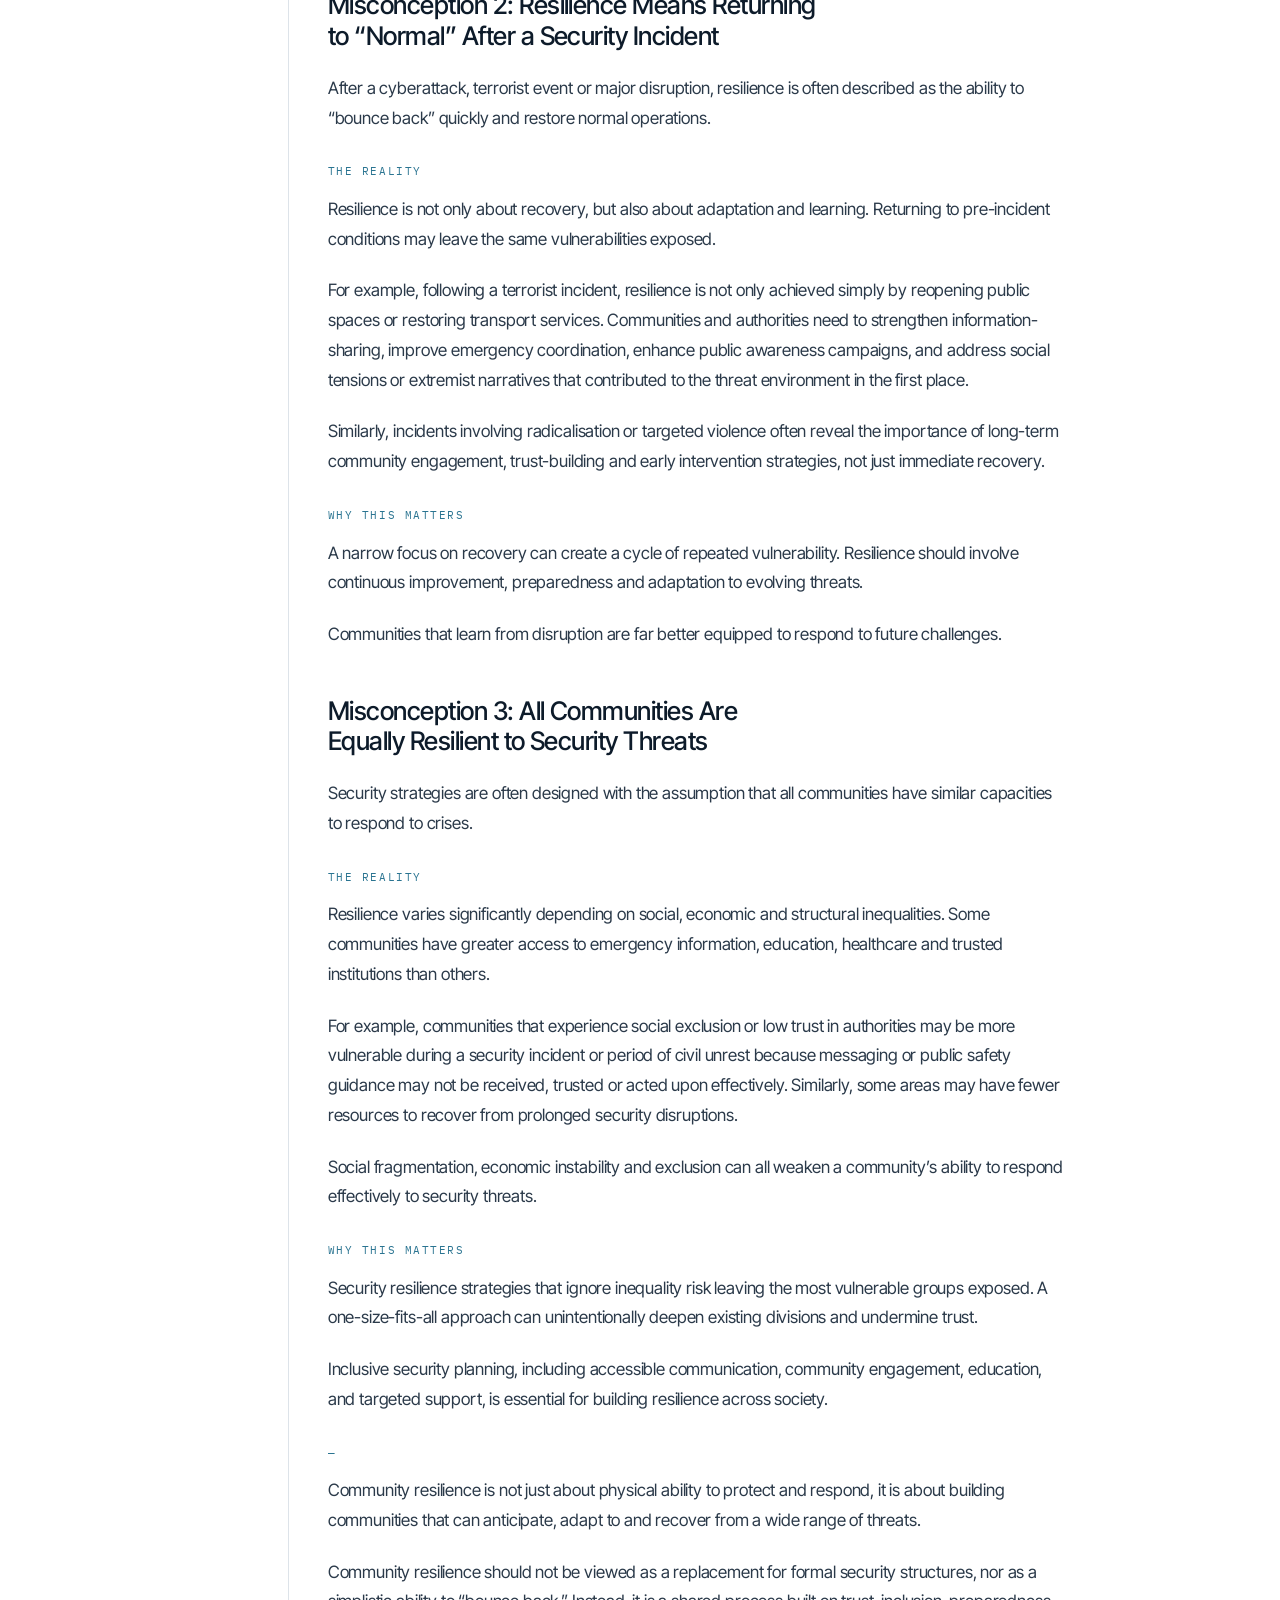
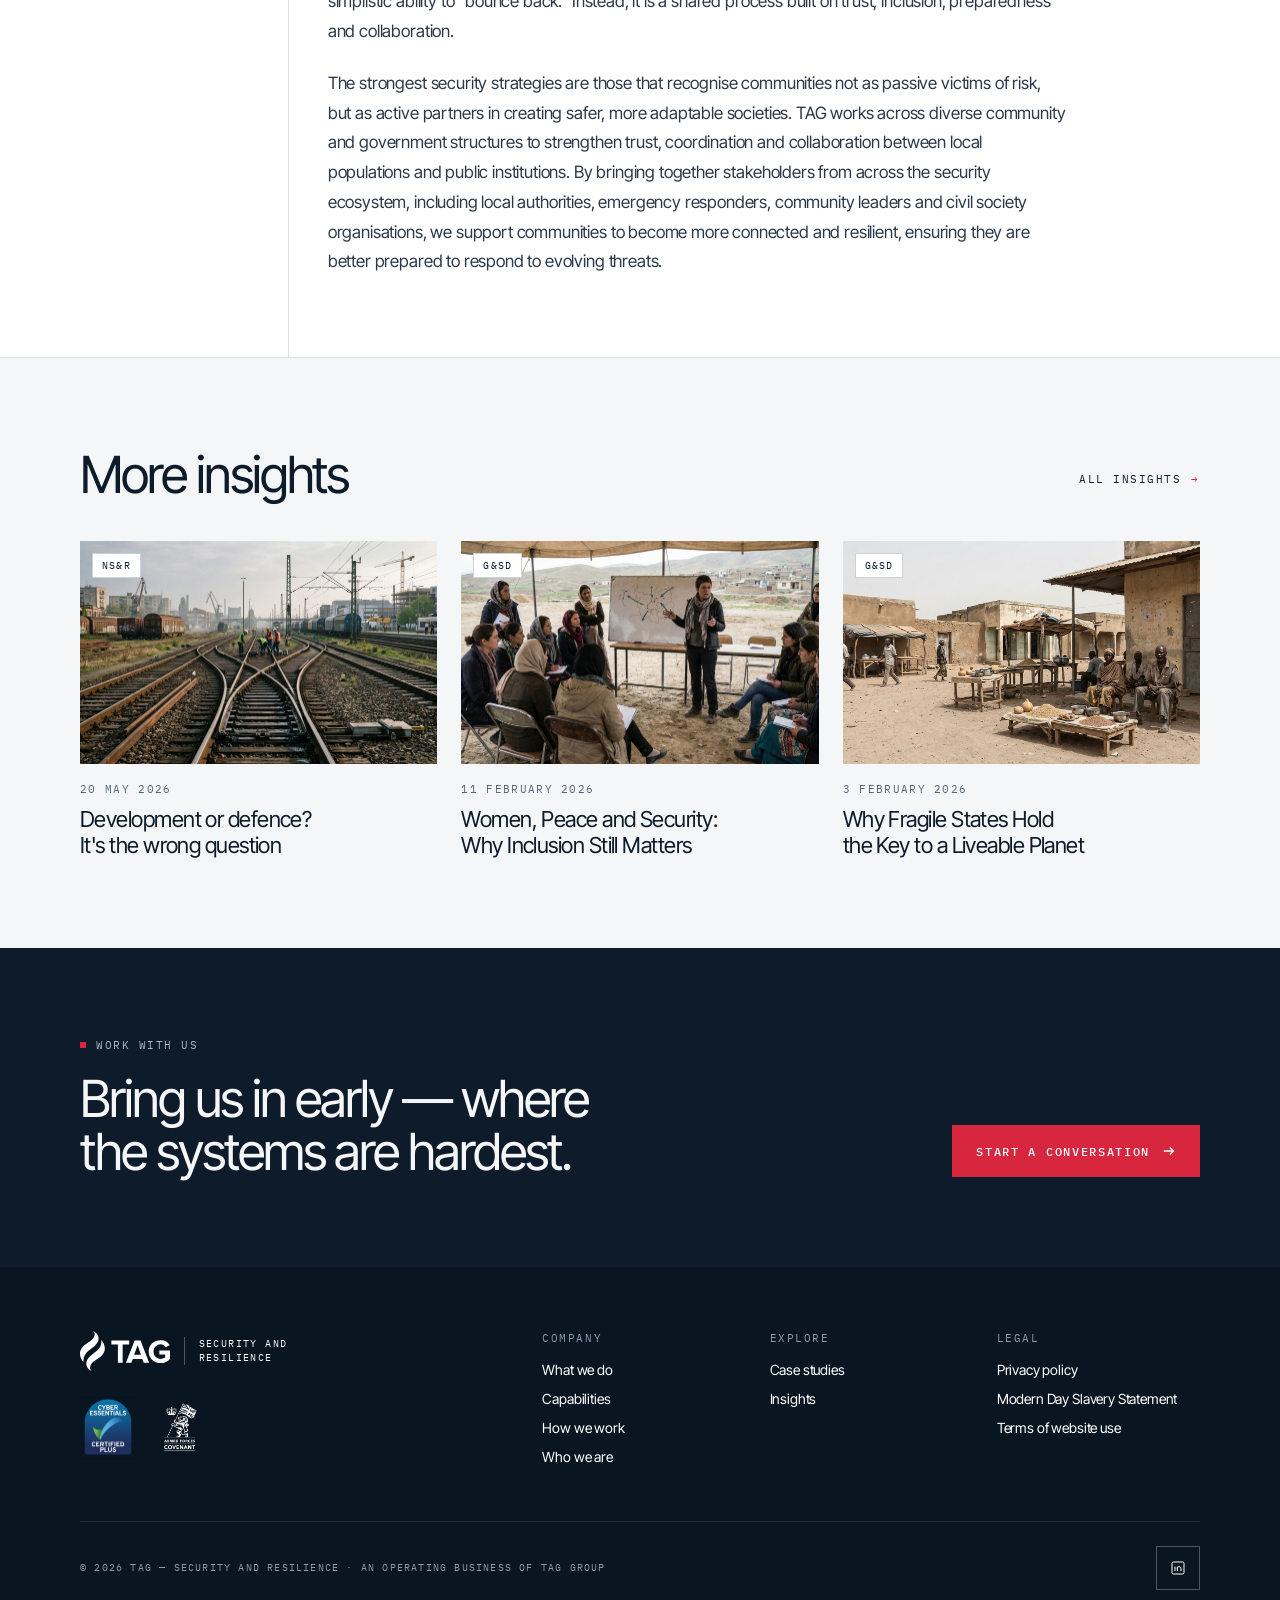
<file: insights/three-misconceptions-about-community-resilience-in-security.html>
<!doctype html>
<html lang="en">
<head>
  <meta charset="utf-8">
  <meta name="viewport" content="width=device-width, initial-scale=1">
  <title>Three Misconceptions About Community Resilience in Security — TAG Insights</title>
  <meta name="description" content="As security threats become increasingly complex — from cyberattacks and terrorism to misinformation, civil unrest, and climate-related emergencies — the co">
  <link rel="icon" href="../assets/logos/tag-logo.svg" type="image/svg+xml">
  <link rel="preconnect" href="https://fonts.googleapis.com">
  <link rel="preconnect" href="https://fonts.gstatic.com" crossorigin>
  <link href="https://fonts.googleapis.com/css2?family=Inter+Tight:wght@300;400;500;600&amp;family=IBM+Plex+Mono:wght@400;500&amp;display=swap" rel="stylesheet">
  <link rel="stylesheet" href="../css/styles.css">
</head>
<body>

  <header class="site-header">
    <div class="container site-header__inner">
      <a class="brand" href="../index.html" aria-label="TAG Security and Resilience — home">
        <img class="brand__logo" src="../assets/logos/tag-logo.svg" alt="TAG">
        <span class="brand__divider" aria-hidden="true"></span>
        <span class="brand__name">Security and<br>Resilience</span>
      </a>
      <div class="site-header__actions">
        <nav class="site-nav" aria-label="Main">
          <a class="site-nav__link" href="../index.html#capabilities">Capabilities</a>
          <a class="site-nav__link" href="../index.html#group">About us</a>
          <a class="site-nav__link" href="../case-studies.html">Case studies</a>
          <a class="site-nav__link is-current" href="../insights.html">Insights</a>
        </nav>
        <a class="btn btn--primary btn--small" href="#contact">Work with us <svg width="12" height="12" viewBox="0 0 16 16" fill="none" aria-hidden="true"><path d="M2 8h11M9 4l4 4-4 4" stroke="currentColor" stroke-width="1.6"/></svg></a>
      </div>
    </div>
  </header>

  <main>
    <section id="top" class="article-hero article-hero--light">
      <div class="container article-hero__grid">
        <div class="article-hero__text">
          <nav class="breadcrumb" aria-label="Breadcrumb">
            <a href="../index.html">Home</a><span aria-hidden="true">/</span><a href="../insights.html">Insights</a><span aria-hidden="true">/</span><span aria-current="page">NS&amp;R</span>
          </nav>
          <h1 class="article-hero__title">Three Misconceptions About Community Resilience in Security</h1>
          <p class="article-hero__lead">As security threats become increasingly complex — from cyberattacks and terrorism to misinformation, civil unrest, and climate-related emergencies — the concept of community resilience has become central to modern security thinking. Governments, law enforcement agencies and security professionals now recognise that resilient communities are often the first line of defence against disruption and instability.</p>
          <p class="article-hero__meta">
            <span>Published on: <strong><time datetime="2026-06-04">4 June 2026</time></strong></span>
            <span>Reading time: <strong>4 min</strong></span>
          </p>
        </div>
        <div class="article-hero__image"><img src="../assets/images/insights/community-resilience-misconceptions.jpg" alt=""></div>
      </div>
    </section>

    <section class="article-layout-section">
      <div class="container article-layout">
        <aside class="share-bar">
          <div class="share-bar__inner">
            <p class="share-bar__label">Share</p>
            <div class="share-bar__list">
              <a class="share-bar__btn" href="https://www.linkedin.com/sharing/share-offsite/?url=https%3A%2F%2Ftagintdev.com%2Fthree-misconceptions-about-community-resilience-in-security%2F" aria-label="Share on LinkedIn"><svg width="18" height="18" viewBox="0 0 24 24" fill="none" stroke="currentColor" stroke-width="1.4" aria-hidden="true"><rect x="3" y="3" width="18" height="18" rx="2"/><path d="M7.5 10v6.5M7.5 7.2v.1M11 16.5V10M11 13c0-1.8 1-3 2.6-3s2.9 1.2 2.9 3v3.5"/></svg></a>
              <a class="share-bar__btn" href="https://twitter.com/intent/tweet?url=https%3A%2F%2Ftagintdev.com%2Fthree-misconceptions-about-community-resilience-in-security%2F&amp;text=Three%20Misconceptions%20About%20Community%20Resilience%20in%20Security" aria-label="Share on X"><svg width="18" height="18" viewBox="0 0 24 24" fill="none" stroke="currentColor" stroke-width="1.4" aria-hidden="true"><path d="M4 4l16 16M20 4L4 20"/></svg></a>
              <a class="share-bar__btn" href="mailto:?subject=Three%20Misconceptions%20About%20Community%20Resilience%20in%20Security&amp;body=https%3A%2F%2Ftagintdev.com%2Fthree-misconceptions-about-community-resilience-in-security%2F" aria-label="Share by email"><svg width="18" height="18" viewBox="0 0 24 24" fill="none" stroke="currentColor" stroke-width="1.4" aria-hidden="true"><rect x="3" y="5" width="18" height="14"/><path d="M3 6l9 7 9-7"/></svg></a>
              <button class="share-bar__btn" type="button" aria-label="Copy link" data-copy-link><svg width="18" height="18" viewBox="0 0 24 24" fill="none" stroke="currentColor" stroke-width="1.4" aria-hidden="true"><path d="M10 14a4 4 0 0 0 5.7 0l3-3a4 4 0 0 0-5.7-5.7l-1 1"/><path d="M14 10a4 4 0 0 0-5.7 0l-3 3a4 4 0 0 0 5.7 5.7l1-1"/></svg></button>
            </div>
            <p class="share-bar__status" role="status" data-copy-status></p>
          </div>
        </aside>
        <article class="article-body">
          <div class="article-body__content">
          <p>Yet, despite its importance, community resilience in security is frequently misunderstood. These misconceptions can weaken preparedness, damage trust and create gaps in response.</p>
          <p>Here are three common misconceptions about community resilience in a security context and why they matter.</p>
          <h2>Misconception 1: Security Is the Responsibility of Authorities Alone</h2>
          <p>A common myth is that maintaining security is solely the responsibility of governments, police, intelligence agencies or emergency services. Under this view, communities are passive recipients of protection rather than active contributors to resilience.</p>
          <p class="article-label">The Reality</p>
          <p>Modern security relies heavily on community participation, trust and cooperation. Communities often identify risks, share local knowledge, report suspicious activity, support vulnerable individuals and help counter misinformation long before authorities can intervene effectively.</p>
          <p>This is especially important in areas such as counterterrorism, cyber awareness, public health emergencies and disaster response. Security agencies increasingly depend on strong relationships with communities to detect emerging threats and maintain social stability.</p>
          <p class="article-label">Why This Matters</p>
          <p>If communities are excluded from security planning, trust can erode and critical warning signs may be missed. At the same time, expecting communities to manage threats without institutional support is equally problematic.</p>
          <p>Effective security resilience depends on partnership, where authorities provide leadership, resources and coordination while communities contribute local insight, social cohesion and collective action.</p>
          <h2>Misconception 2: Resilience Means Returning to “Normal” After a Security Incident</h2>
          <p>After a cyberattack, terrorist event or major disruption, resilience is often described as the ability to “bounce back” quickly and restore normal operations.</p>
          <p class="article-label">The Reality</p>
          <p>Resilience is not only about recovery, but also about adaptation and learning. Returning to pre-incident conditions may leave the same vulnerabilities exposed.</p>
          <p>For example, following a terrorist incident, resilience is not only achieved simply by reopening public spaces or restoring transport services. Communities and authorities need to strengthen information-sharing, improve emergency coordination, enhance public awareness campaigns, and address social tensions or extremist narratives that contributed to the threat environment in the first place.</p>
          <p>Similarly, incidents involving radicalisation or targeted violence often reveal the importance of long-term community engagement, trust-building and early intervention strategies, not just immediate recovery.</p>
          <p class="article-label">Why This Matters</p>
          <p>A narrow focus on recovery can create a cycle of repeated vulnerability. Resilience should involve continuous improvement, preparedness and adaptation to evolving threats.</p>
          <p>Communities that learn from disruption are far better equipped to respond to future challenges.</p>
          <h2>Misconception 3: All Communities Are Equally Resilient to Security Threats</h2>
          <p>Security strategies are often designed with the assumption that all communities have similar capacities to respond to crises.</p>
          <p class="article-label">The Reality</p>
          <p>Resilience varies significantly depending on social, economic and structural inequalities. Some communities have greater access to emergency information, education, healthcare and trusted institutions than others.</p>
          <p>For example, communities that experience social exclusion or low trust in authorities may be more vulnerable during a security incident or period of civil unrest because messaging or public safety guidance may not be received, trusted or acted upon effectively. Similarly, some areas may have fewer resources to recover from prolonged security disruptions.</p>
          <p>Social fragmentation, economic instability and exclusion can all weaken a community’s ability to respond effectively to security threats.</p>
          <p class="article-label">Why This Matters</p>
          <p>Security resilience strategies that ignore inequality risk leaving the most vulnerable groups exposed. A one-size-fits-all approach can unintentionally deepen existing divisions and undermine trust.</p>
          <p>Inclusive security planning, including accessible communication, community engagement, education, and targeted support, is essential for building resilience across society.</p>
          <p class="article-label">—</p>
          <p>Community resilience is not just about physical ability to protect and respond, it is about building communities that can anticipate, adapt to and recover from a wide range of threats.</p>
          <p>Community resilience should not be viewed as a replacement for formal security structures, nor as a simplistic ability to “bounce back.” Instead, it is a shared process built on trust, inclusion, preparedness and collaboration.</p>
          <p>The strongest security strategies are those that recognise communities not as passive victims of risk, but as active partners in creating safer, more adaptable societies. TAG works across diverse community and government structures to strengthen trust, coordination and collaboration between local populations and public institutions. By bringing together stakeholders from across the security ecosystem, including local authorities, emergency responders, community leaders and civil society organisations, we support communities to become more connected and resilient, ensuring they are better prepared to respond to evolving threats.</p>
          </div>
        </article>
      </div>
    </section>

    <section class="more-insights section--paper">
      <div class="container more-insights__inner">
        <div class="more-insights__head">
          <h2 class="more-insights__title">More insights</h2>
          <a class="text-link" href="../insights.html">All insights <span class="text-link__arrow" aria-hidden="true">→</span></a>
        </div>
        <div class="insights-grid">
          <a class="insight-card" href="../insights/development-or-defence-its-the-wrong-question.html">
            <div class="insight-card__media">
              <img src="../assets/images/insights/development-or-defence.jpg" alt="" loading="lazy">
              <span class="chip">NS&amp;R</span>
            </div>
            <div class="insight-card__body">
              <time class="insight-card__date" datetime="2026-05-20">20 May 2026</time>
              <h3 class="insight-card__title">Development or defence? It&#x27;s the wrong question</h3>
            </div>
          </a>
          <a class="insight-card" href="../insights/women-peace-and-security-why-inclusion-still-matters.html">
            <div class="insight-card__media">
              <img src="../assets/images/insights/women-peace-and-security.jpg" alt="" loading="lazy">
              <span class="chip">G&amp;SD</span>
            </div>
            <div class="insight-card__body">
              <time class="insight-card__date" datetime="2026-02-11">11 February 2026</time>
              <h3 class="insight-card__title">Women, Peace and Security: Why Inclusion Still Matters</h3>
            </div>
          </a>
          <a class="insight-card" href="../insights/why-fragile-states-hold-the-key-to-a-liveable-planet.html">
            <div class="insight-card__media">
              <img src="../assets/images/insights/fragile-states-liveable-planet.jpg" alt="" loading="lazy">
              <span class="chip">G&amp;SD</span>
            </div>
            <div class="insight-card__body">
              <time class="insight-card__date" datetime="2026-02-03">3 February 2026</time>
              <h3 class="insight-card__title">Why Fragile States Hold the Key to a Liveable Planet</h3>
            </div>
          </a>
        </div>
      </div>
    </section>

  <section id="contact" class="section--ink">
    <div class="container cta-band__inner">
      <div class="cta-band__main">
        <p class="eyebrow eyebrow--on-dark">Work with us</p>
        <h2 class="cta-band__title">Bring us in early — where the systems are hardest.</h2>
      </div>
      <a class="btn btn--primary" href="../index.html#contact">Start a conversation <svg width="14" height="14" viewBox="0 0 16 16" fill="none" aria-hidden="true"><path d="M2 8h11M9 4l4 4-4 4" stroke="currentColor" stroke-width="1.6"/></svg></a>
    </div>
  </section>
  </main>

  <footer class="site-footer">
    <div class="container site-footer__inner">
      <div class="site-footer__top">
        <div class="site-footer__brand">
          <a class="brand" href="../index.html" aria-label="TAG Security and Resilience — home">
        <img class="brand__logo" src="../assets/logos/tag-logo.svg" alt="TAG">
        <span class="brand__divider" aria-hidden="true"></span>
        <span class="brand__name">Security and<br>Resilience</span>
      </a>
          <div class="accreditations">
            <img src="../assets/logos/cyber-essentials-plus.png" alt="Cyber Essentials Plus certified">
            <img src="../assets/logos/armed-forces-covenant.png" alt="Armed Forces Covenant">
          </div>
        </div>
        <nav class="footer-nav" aria-label="Footer">
          <div class="footer-nav__column">
            <h2 class="footer-nav__heading">Company</h2>
          <a class="footer-nav__link" href="../index.html#approach">What we do</a>
          <a class="footer-nav__link" href="../index.html#capabilities">Capabilities</a>
          <a class="footer-nav__link" href="../index.html#how">How we work</a>
          <a class="footer-nav__link" href="../index.html#group">Who we are</a>
          </div>
          <div class="footer-nav__column">
            <h2 class="footer-nav__heading">Explore</h2>
            <a class="footer-nav__link" href="../case-studies.html">Case studies</a>
            <a class="footer-nav__link" href="../insights.html">Insights</a>
          </div>
          <div class="footer-nav__column">
            <h2 class="footer-nav__heading">Legal</h2>
          <a class="footer-nav__link" href="https://tagintdev.com/privacy-policy/">Privacy policy</a>
          <a class="footer-nav__link" href="https://tagintdev.com/modern-day-slavery-statement/">Modern Day Slavery Statement</a>
          <a class="footer-nav__link" href="https://tagintdev.com/terms-of-website-use/">Terms of website use</a>
          </div>
        </nav>
      </div>
      <div class="site-footer__bottom">
        <span>© 2026 TAG — Security and Resilience · An operating business of TAG Group</span>
        <a class="social-btn" href="https://www.linkedin.com/company/taginternational/" aria-label="TAG on LinkedIn">
          <svg width="16" height="16" viewBox="0 0 24 24" fill="none" stroke="currentColor" stroke-width="1.5" aria-hidden="true"><rect x="3" y="3" width="18" height="18" rx="2"/><path d="M7.5 10v6.5M7.5 7.2v.1M11 16.5V10M11 13c0-1.8 1-3 2.6-3s2.9 1.2 2.9 3v3.5"/></svg>
        </a>
      </div>
    </div>
  </footer>
  <script src="../js/article.js"></script>
</body>
</html>
</file>
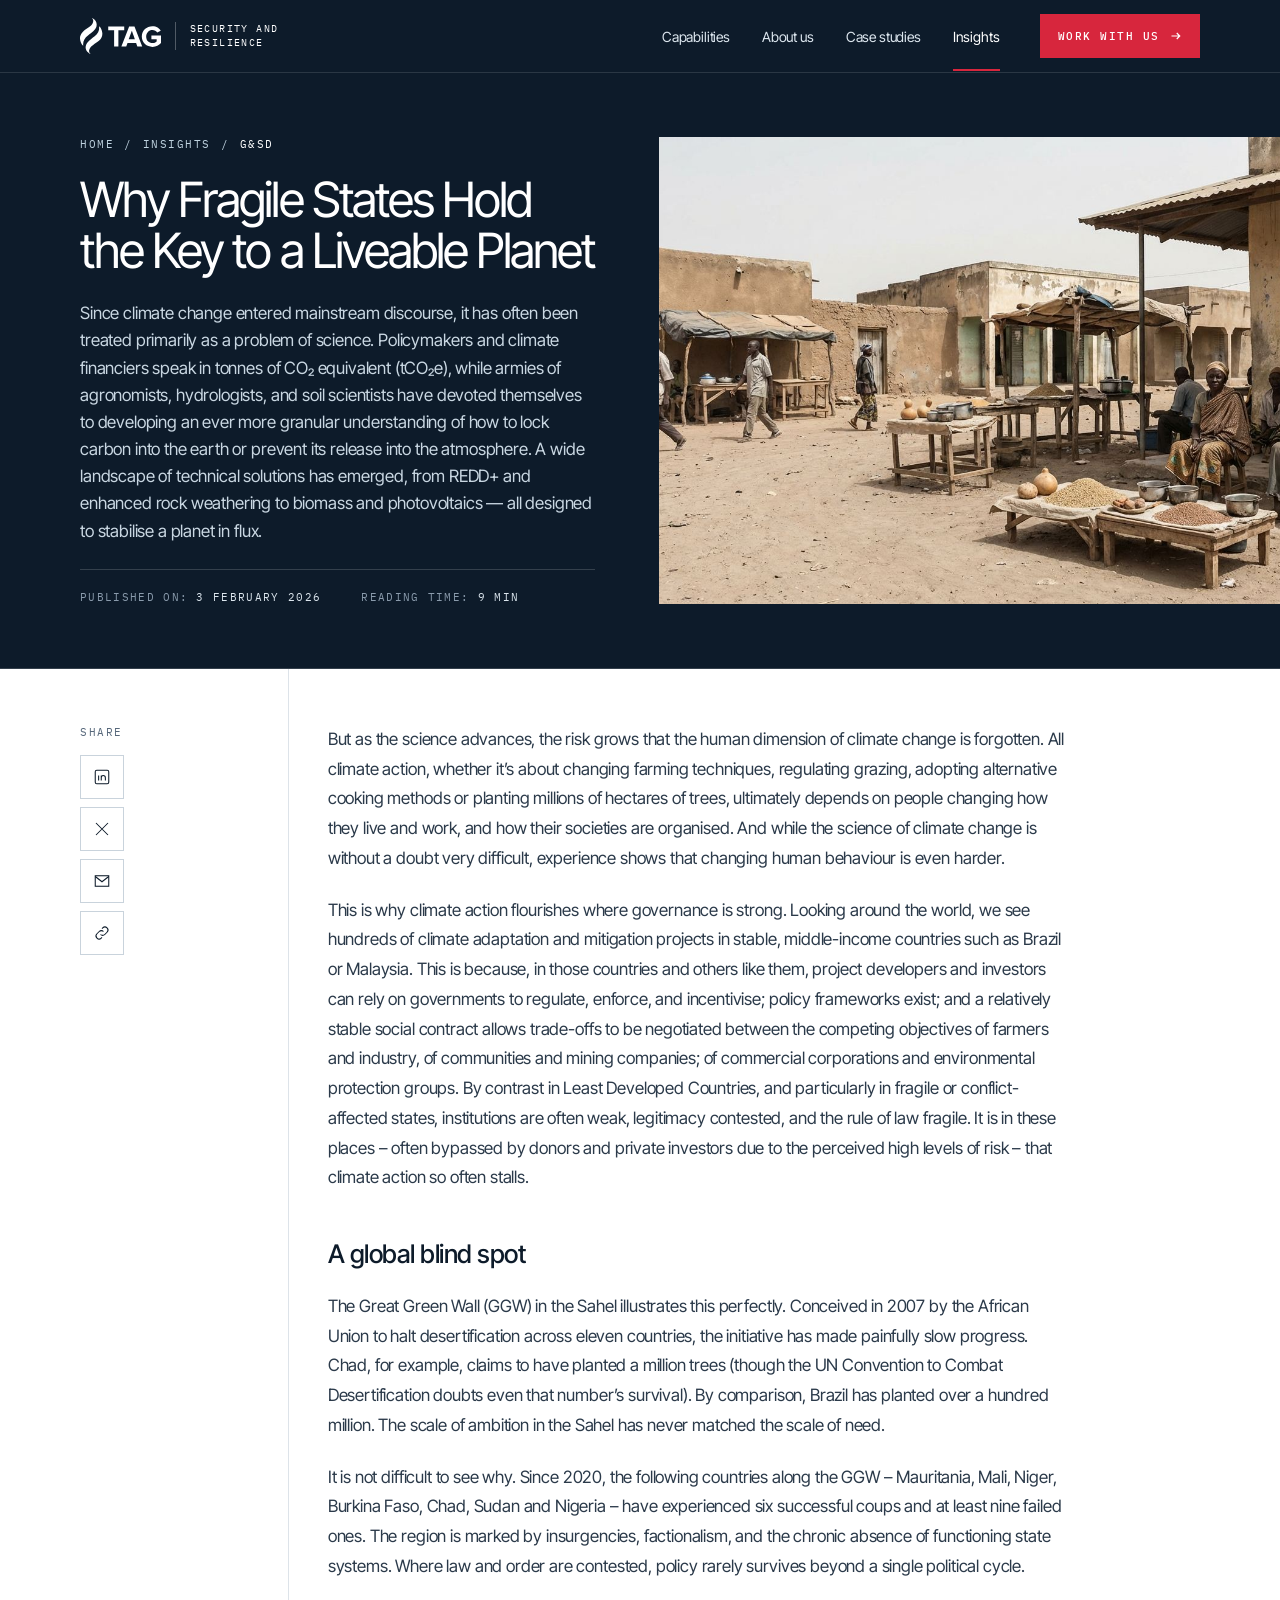
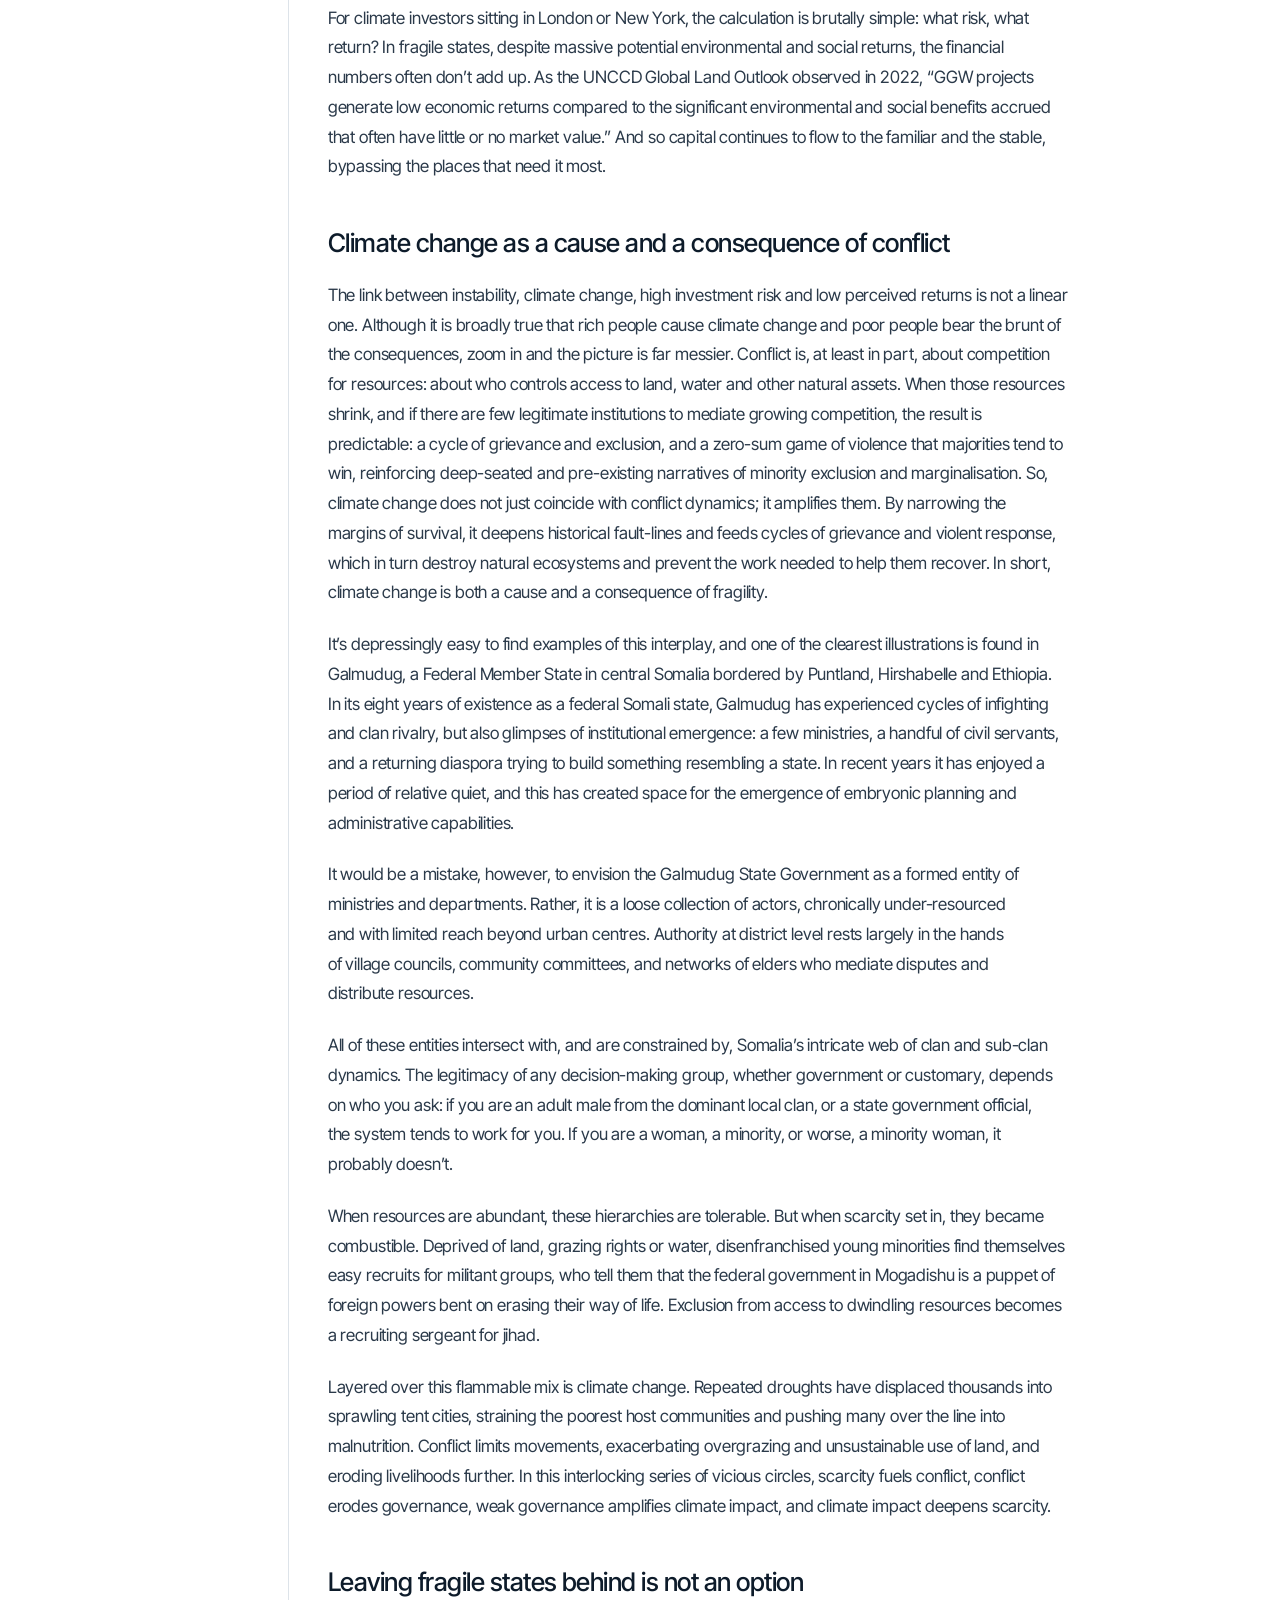
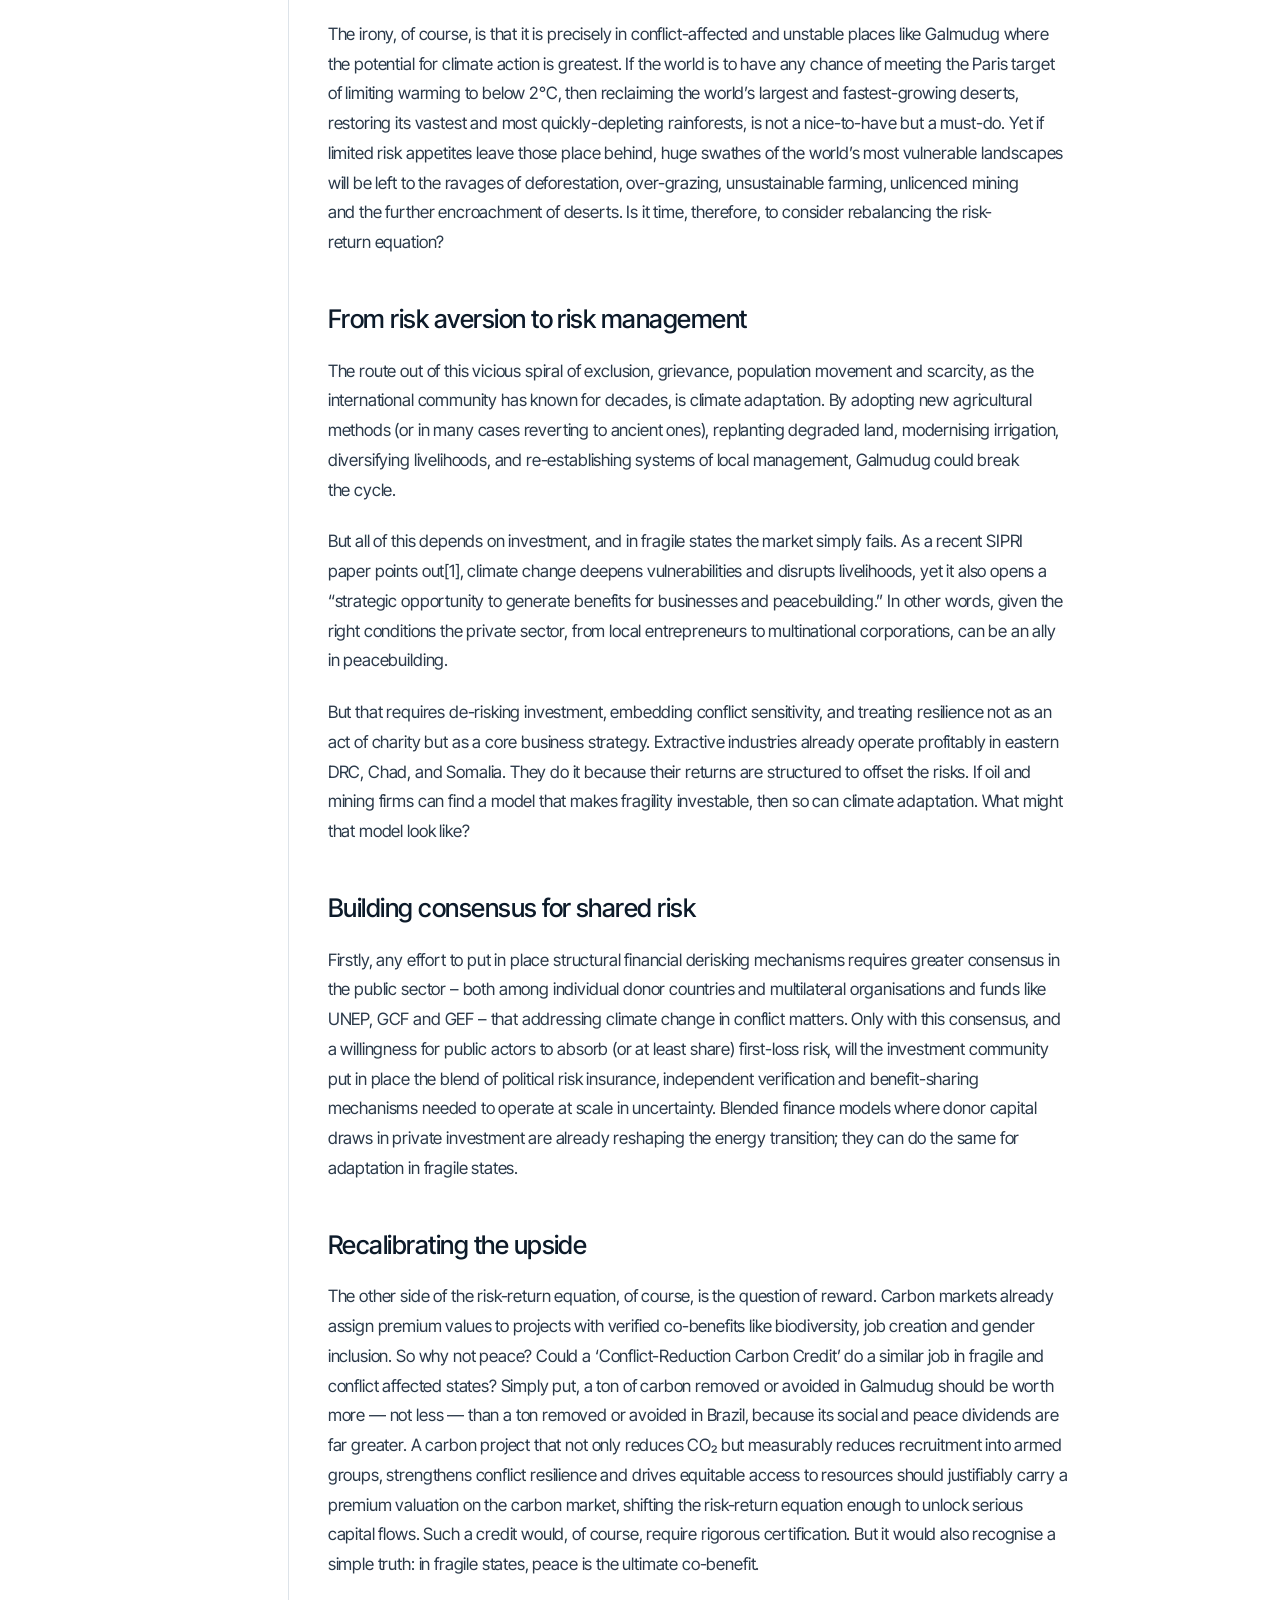
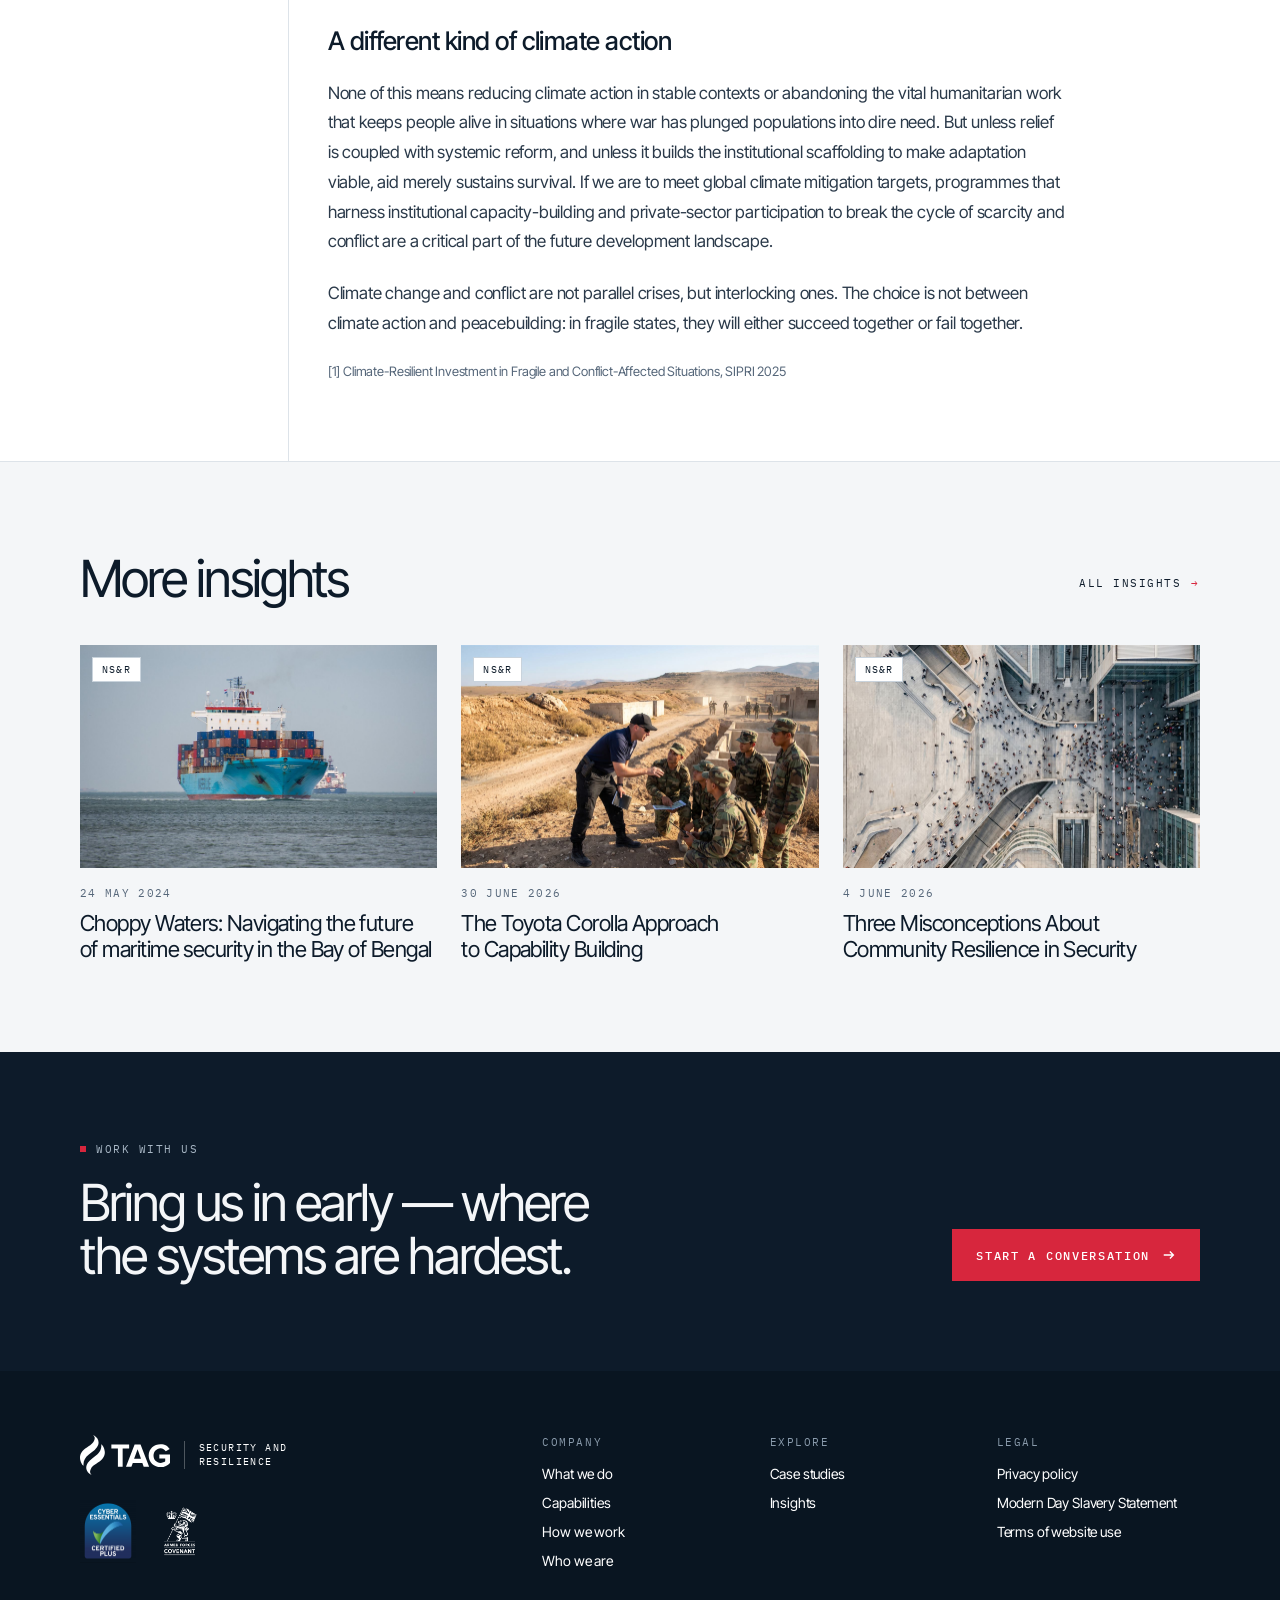
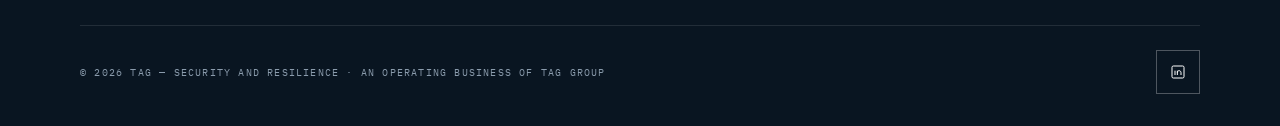
<file: insights/why-fragile-states-hold-the-key-to-a-liveable-planet.html>
<!doctype html>
<html lang="en">
<head>
  <meta charset="utf-8">
  <meta name="viewport" content="width=device-width, initial-scale=1">
  <title>Why Fragile States Hold the Key to a Liveable Planet — TAG Insights</title>
  <meta name="description" content="Since climate change entered mainstream discourse, it has often been treated primarily as a problem of science. Policymakers and climate financiers speak i">
  <link rel="icon" href="../assets/logos/tag-logo.svg" type="image/svg+xml">
  <link rel="preconnect" href="https://fonts.googleapis.com">
  <link rel="preconnect" href="https://fonts.gstatic.com" crossorigin>
  <link href="https://fonts.googleapis.com/css2?family=Inter+Tight:wght@300;400;500;600&amp;family=IBM+Plex+Mono:wght@400;500&amp;display=swap" rel="stylesheet">
  <link rel="stylesheet" href="../css/styles.css">
</head>
<body>

  <header class="site-header">
    <div class="container site-header__inner">
      <a class="brand" href="../index.html" aria-label="TAG Security and Resilience — home">
        <img class="brand__logo" src="../assets/logos/tag-logo.svg" alt="TAG">
        <span class="brand__divider" aria-hidden="true"></span>
        <span class="brand__name">Security and<br>Resilience</span>
      </a>
      <div class="site-header__actions">
        <nav class="site-nav" aria-label="Main">
          <a class="site-nav__link" href="../index.html#capabilities">Capabilities</a>
          <a class="site-nav__link" href="../index.html#group">About us</a>
          <a class="site-nav__link" href="../case-studies.html">Case studies</a>
          <a class="site-nav__link is-current" href="../insights.html">Insights</a>
        </nav>
        <a class="btn btn--primary btn--small" href="#contact">Work with us <svg width="12" height="12" viewBox="0 0 16 16" fill="none" aria-hidden="true"><path d="M2 8h11M9 4l4 4-4 4" stroke="currentColor" stroke-width="1.6"/></svg></a>
      </div>
    </div>
  </header>

  <main>
    <section id="top" class="article-hero article-hero--dark">
      <div class="container article-hero__grid">
        <div class="article-hero__text">
          <nav class="breadcrumb" aria-label="Breadcrumb">
            <a href="../index.html">Home</a><span aria-hidden="true">/</span><a href="../insights.html">Insights</a><span aria-hidden="true">/</span><span aria-current="page">G&amp;SD</span>
          </nav>
          <h1 class="article-hero__title">Why Fragile States Hold the Key to a Liveable Planet</h1>
          <p class="article-hero__lead">Since climate change entered mainstream discourse, it has often been treated primarily as a problem of science. Policymakers and climate financiers speak in tonnes of CO₂ equivalent (tCO₂e), while armies of agronomists, hydrologists, and soil scientists have devoted themselves to developing an ever more granular understanding of how to lock carbon into the earth or prevent its release into the atmosphere. A wide landscape of technical solutions has emerged, from REDD+ and enhanced rock weathering to biomass and photovoltaics — all designed to stabilise a planet in flux.</p>
          <p class="article-hero__meta">
            <span>Published on: <strong><time datetime="2026-02-03">3 February 2026</time></strong></span>
            <span>Reading time: <strong>9 min</strong></span>
          </p>
        </div>
        <div class="article-hero__image"><img src="../assets/images/insights/fragile-states-liveable-planet.jpg" alt=""></div>
      </div>
    </section>

    <section class="article-layout-section">
      <div class="container article-layout">
        <aside class="share-bar">
          <div class="share-bar__inner">
            <p class="share-bar__label">Share</p>
            <div class="share-bar__list">
              <a class="share-bar__btn" href="https://www.linkedin.com/sharing/share-offsite/?url=https%3A%2F%2Ftagintdev.com%2Fwhy-fragile-states-hold-the-key-to-a-liveable-planet%2F" aria-label="Share on LinkedIn"><svg width="18" height="18" viewBox="0 0 24 24" fill="none" stroke="currentColor" stroke-width="1.4" aria-hidden="true"><rect x="3" y="3" width="18" height="18" rx="2"/><path d="M7.5 10v6.5M7.5 7.2v.1M11 16.5V10M11 13c0-1.8 1-3 2.6-3s2.9 1.2 2.9 3v3.5"/></svg></a>
              <a class="share-bar__btn" href="https://twitter.com/intent/tweet?url=https%3A%2F%2Ftagintdev.com%2Fwhy-fragile-states-hold-the-key-to-a-liveable-planet%2F&amp;text=Why%20Fragile%20States%20Hold%20the%20Key%20to%20a%20Liveable%20Planet" aria-label="Share on X"><svg width="18" height="18" viewBox="0 0 24 24" fill="none" stroke="currentColor" stroke-width="1.4" aria-hidden="true"><path d="M4 4l16 16M20 4L4 20"/></svg></a>
              <a class="share-bar__btn" href="mailto:?subject=Why%20Fragile%20States%20Hold%20the%20Key%20to%20a%20Liveable%20Planet&amp;body=https%3A%2F%2Ftagintdev.com%2Fwhy-fragile-states-hold-the-key-to-a-liveable-planet%2F" aria-label="Share by email"><svg width="18" height="18" viewBox="0 0 24 24" fill="none" stroke="currentColor" stroke-width="1.4" aria-hidden="true"><rect x="3" y="5" width="18" height="14"/><path d="M3 6l9 7 9-7"/></svg></a>
              <button class="share-bar__btn" type="button" aria-label="Copy link" data-copy-link><svg width="18" height="18" viewBox="0 0 24 24" fill="none" stroke="currentColor" stroke-width="1.4" aria-hidden="true"><path d="M10 14a4 4 0 0 0 5.7 0l3-3a4 4 0 0 0-5.7-5.7l-1 1"/><path d="M14 10a4 4 0 0 0-5.7 0l-3 3a4 4 0 0 0 5.7 5.7l1-1"/></svg></button>
            </div>
            <p class="share-bar__status" role="status" data-copy-status></p>
          </div>
        </aside>
        <article class="article-body">
          <div class="article-body__content">
          <p>But as the science advances, the risk grows that the human dimension of climate change is forgotten. All climate action, whether it’s about changing farming techniques, regulating grazing, adopting alternative cooking methods or planting millions of hectares of trees, ultimately depends on people changing how they live and work, and how their societies are organised. And while the science of climate change is without a doubt very difficult, experience shows that changing human behaviour is even harder.</p>
          <p>This is why climate action flourishes where governance is strong. Looking around the world, we see hundreds of climate adaptation and mitigation projects in stable, middle-income countries such as Brazil or Malaysia. This is because, in those countries and others like them, project developers and investors can rely on governments to regulate, enforce, and incentivise; policy frameworks exist; and a relatively stable social contract allows trade-offs to be negotiated between the competing objectives of farmers and industry, of communities and mining companies; of commercial corporations and environmental protection groups. By contrast in Least Developed Countries, and particularly in fragile or conflict-affected states, institutions are often weak, legitimacy contested, and the rule of law fragile. It is in these places – often bypassed by donors and private investors due to the perceived high levels of risk – that climate action so often stalls.</p>
          <h2>A global blind spot</h2>
          <p>The Great Green Wall (GGW) in the Sahel illustrates this perfectly. Conceived in 2007 by the African Union to halt desertification across eleven countries, the initiative has made painfully slow progress. Chad, for example, claims to have planted a million trees (though the UN Convention to Combat Desertification doubts even that number’s survival). By comparison, Brazil has planted over a hundred million. The scale of ambition in the Sahel has never matched the scale of need.</p>
          <p>It is not difficult to see why. Since 2020, the following countries along the GGW – Mauritania, Mali, Niger, Burkina Faso, Chad, Sudan and Nigeria – have experienced six successful coups and at least nine failed ones. The region is marked by insurgencies, factionalism, and the chronic absence of functioning state systems. Where law and order are contested, policy rarely survives beyond a single political cycle.</p>
          <p>For climate investors sitting in London or New York, the calculation is brutally simple: what risk, what return? In fragile states, despite massive potential environmental and social returns, the financial numbers often don’t add up. As the UNCCD Global Land Outlook observed in 2022, “GGW projects generate low economic returns compared to the significant environmental and social benefits accrued that often have little or no market value.” And so capital continues to flow to the familiar and the stable, bypassing the places that need it most.</p>
          <h2>Climate change as a cause and a consequence of conflict</h2>
          <p>The link between instability, climate change, high investment risk and low perceived returns is not a linear one. Although it is broadly true that rich people cause climate change and poor people bear the brunt of the consequences, zoom in and the picture is far messier. Conflict is, at least in part, about competition for resources: about who controls access to land, water and other natural assets. When those resources shrink, and if there are few legitimate institutions to mediate growing competition, the result is predictable: a cycle of grievance and exclusion, and a zero-sum game of violence that majorities tend to win, reinforcing deep-seated and pre-existing narratives of minority exclusion and marginalisation. So, climate change does not just coincide with conflict dynamics; it amplifies them. By narrowing the margins of survival, it deepens historical fault-lines and feeds cycles of grievance and violent response, which in turn destroy natural ecosystems and prevent the work needed to help them recover. In short, climate change is both a cause and a consequence of fragility.</p>
          <p>It’s depressingly easy to find examples of this interplay, and one of the clearest illustrations is found in Galmudug, a Federal Member State in central Somalia bordered by Puntland, Hirshabelle and Ethiopia. In its eight years of existence as a federal Somali state, Galmudug has experienced cycles of infighting and clan rivalry, but also glimpses of institutional emergence: a few ministries, a handful of civil servants, and a returning diaspora trying to build something resembling a state. In recent years it has enjoyed a period of relative quiet, and this has created space for the emergence of embryonic planning and administrative capabilities.</p>
          <p>It would be a mistake, however, to envision the Galmudug State Government as a formed entity of ministries and departments. Rather, it is a loose collection of actors, chronically under-resourced and with limited reach beyond urban centres. Authority at district level rests largely in the hands of village councils, community committees, and networks of elders who mediate disputes and distribute resources.</p>
          <p>All of these entities intersect with, and are constrained by, Somalia’s intricate web of clan and sub-clan dynamics. The legitimacy of any decision-making group, whether government or customary, depends on who you ask: if you are an adult male from the dominant local clan, or a state government official, the system tends to work for you. If you are a woman, a minority, or worse, a minority woman, it probably doesn’t.</p>
          <p>When resources are abundant, these hierarchies are tolerable. But when scarcity set in, they became combustible. Deprived of land, grazing rights or water, disenfranchised young minorities find themselves easy recruits for militant groups, who tell them that the federal government in Mogadishu is a puppet of foreign powers bent on erasing their way of life. Exclusion from access to dwindling resources becomes a recruiting sergeant for jihad.</p>
          <p>Layered over this flammable mix is climate change. Repeated droughts have displaced thousands into sprawling tent cities, straining the poorest host communities and pushing many over the line into malnutrition. Conflict limits movements, exacerbating overgrazing and unsustainable use of land, and eroding livelihoods further. In this interlocking series of vicious circles, scarcity fuels conflict, conflict erodes governance, weak governance amplifies climate impact, and climate impact deepens scarcity.</p>
          <h2>Leaving fragile states behind is not an option</h2>
          <p>The irony, of course, is that it is precisely in conflict-affected and unstable places like Galmudug where the potential for climate action is greatest. If the world is to have any chance of meeting the Paris target of limiting warming to below 2°C, then reclaiming the world’s largest and fastest-growing deserts, restoring its vastest and most quickly-depleting rainforests, is not a nice-to-have but a must-do. Yet if limited risk appetites leave those place behind, huge swathes of the world’s most vulnerable landscapes will be left to the ravages of deforestation, over-grazing, unsustainable farming, unlicenced mining and the further encroachment of deserts. Is it time, therefore, to consider rebalancing the risk-return equation?</p>
          <h2>From risk aversion to risk management</h2>
          <p>The route out of this vicious spiral of exclusion, grievance, population movement and scarcity, as the international community has known for decades, is climate adaptation. By adopting new agricultural methods (or in many cases reverting to ancient ones), replanting degraded land, modernising irrigation, diversifying livelihoods, and re-establishing systems of local management, Galmudug could break the cycle.</p>
          <p>But all of this depends on investment, and in fragile states the market simply fails. As a recent SIPRI paper points out[1], climate change deepens vulnerabilities and disrupts livelihoods, yet it also opens a “strategic opportunity to generate benefits for businesses and peacebuilding.” In other words, given the right conditions the private sector, from local entrepreneurs to multinational corporations, can be an ally in peacebuilding.</p>
          <p>But that requires de-risking investment, embedding conflict sensitivity, and treating resilience not as an act of charity but as a core business strategy. Extractive industries already operate profitably in eastern DRC, Chad, and Somalia. They do it because their returns are structured to offset the risks. If oil and mining firms can find a model that makes fragility investable, then so can climate adaptation. What might that model look like?</p>
          <h2>Building consensus for shared risk</h2>
          <p>Firstly, any effort to put in place structural financial derisking mechanisms requires greater consensus in the public sector – both among individual donor countries and multilateral organisations and funds like UNEP, GCF and GEF – that addressing climate change in conflict matters. Only with this consensus, and a willingness for public actors to absorb (or at least share) first-loss risk, will the investment community put in place the blend of political risk insurance, independent verification and benefit-sharing mechanisms needed to operate at scale in uncertainty. Blended finance models where donor capital draws in private investment are already reshaping the energy transition; they can do the same for adaptation in fragile states.</p>
          <h2>Recalibrating the upside</h2>
          <p>The other side of the risk-return equation, of course, is the question of reward. Carbon markets already assign premium values to projects with verified co-benefits like biodiversity, job creation and gender inclusion. So why not peace? Could a ‘Conflict-Reduction Carbon Credit’ do a similar job in fragile and conflict affected states? Simply put, a ton of carbon removed or avoided in Galmudug should be worth more — not less — than a ton removed or avoided in Brazil, because its social and peace dividends are far greater. A carbon project that not only reduces CO₂ but measurably reduces recruitment into armed groups, strengthens conflict resilience and drives equitable access to resources should justifiably carry a premium valuation on the carbon market, shifting the risk-return equation enough to unlock serious capital flows. Such a credit would, of course, require rigorous certification. But it would also recognise a simple truth: in fragile states, peace is the ultimate co-benefit.</p>
          <h2>A different kind of climate action</h2>
          <p>None of this means reducing climate action in stable contexts or abandoning the vital humanitarian work that keeps people alive in situations where war has plunged populations into dire need. But unless relief is coupled with systemic reform, and unless it builds the institutional scaffolding to make adaptation viable, aid merely sustains survival. If we are to meet global climate mitigation targets, programmes that harness institutional capacity-building and private-sector participation to break the cycle of scarcity and conflict are a critical part of the future development landscape.</p>
          <p>Climate change and conflict are not parallel crises, but interlocking ones. The choice is not between climate action and peacebuilding: in fragile states, they will either succeed together or fail together.</p>
          <p class="article-ref">[1] Climate-Resilient Investment in Fragile and Conflict-Affected Situations, SIPRI 2025</p>
          </div>
        </article>
      </div>
    </section>

    <section class="more-insights section--paper">
      <div class="container more-insights__inner">
        <div class="more-insights__head">
          <h2 class="more-insights__title">More insights</h2>
          <a class="text-link" href="../insights.html">All insights <span class="text-link__arrow" aria-hidden="true">→</span></a>
        </div>
        <div class="insights-grid">
          <a class="insight-card" href="../insights/choppy-waters-navigating-the-future-of-maritime-security-in-the-bay-of-bengal.html">
            <div class="insight-card__media">
              <img src="../assets/images/insights/bay-of-bengal-maritime-security.jpg" alt="" loading="lazy">
              <span class="chip">NS&amp;R</span>
            </div>
            <div class="insight-card__body">
              <time class="insight-card__date" datetime="2024-05-24">24 May 2024</time>
              <h3 class="insight-card__title">Choppy Waters: Navigating the future of maritime security in the Bay of Bengal</h3>
            </div>
          </a>
          <a class="insight-card" href="../insights/the-toyota-corolla-approach-to-capability-building.html">
            <div class="insight-card__media">
              <img src="../assets/images/insights/toyota-corolla-approach.jpg" alt="" loading="lazy">
              <span class="chip">NS&amp;R</span>
            </div>
            <div class="insight-card__body">
              <time class="insight-card__date" datetime="2026-06-30">30 June 2026</time>
              <h3 class="insight-card__title">The Toyota Corolla Approach to Capability Building</h3>
            </div>
          </a>
          <a class="insight-card" href="../insights/three-misconceptions-about-community-resilience-in-security.html">
            <div class="insight-card__media">
              <img src="../assets/images/insights/community-resilience-misconceptions.jpg" alt="" loading="lazy">
              <span class="chip">NS&amp;R</span>
            </div>
            <div class="insight-card__body">
              <time class="insight-card__date" datetime="2026-06-04">4 June 2026</time>
              <h3 class="insight-card__title">Three Misconceptions About Community Resilience in Security</h3>
            </div>
          </a>
        </div>
      </div>
    </section>

  <section id="contact" class="section--ink">
    <div class="container cta-band__inner">
      <div class="cta-band__main">
        <p class="eyebrow eyebrow--on-dark">Work with us</p>
        <h2 class="cta-band__title">Bring us in early — where the systems are hardest.</h2>
      </div>
      <a class="btn btn--primary" href="../index.html#contact">Start a conversation <svg width="14" height="14" viewBox="0 0 16 16" fill="none" aria-hidden="true"><path d="M2 8h11M9 4l4 4-4 4" stroke="currentColor" stroke-width="1.6"/></svg></a>
    </div>
  </section>
  </main>

  <footer class="site-footer">
    <div class="container site-footer__inner">
      <div class="site-footer__top">
        <div class="site-footer__brand">
          <a class="brand" href="../index.html" aria-label="TAG Security and Resilience — home">
        <img class="brand__logo" src="../assets/logos/tag-logo.svg" alt="TAG">
        <span class="brand__divider" aria-hidden="true"></span>
        <span class="brand__name">Security and<br>Resilience</span>
      </a>
          <div class="accreditations">
            <img src="../assets/logos/cyber-essentials-plus.png" alt="Cyber Essentials Plus certified">
            <img src="../assets/logos/armed-forces-covenant.png" alt="Armed Forces Covenant">
          </div>
        </div>
        <nav class="footer-nav" aria-label="Footer">
          <div class="footer-nav__column">
            <h2 class="footer-nav__heading">Company</h2>
          <a class="footer-nav__link" href="../index.html#approach">What we do</a>
          <a class="footer-nav__link" href="../index.html#capabilities">Capabilities</a>
          <a class="footer-nav__link" href="../index.html#how">How we work</a>
          <a class="footer-nav__link" href="../index.html#group">Who we are</a>
          </div>
          <div class="footer-nav__column">
            <h2 class="footer-nav__heading">Explore</h2>
            <a class="footer-nav__link" href="../case-studies.html">Case studies</a>
            <a class="footer-nav__link" href="../insights.html">Insights</a>
          </div>
          <div class="footer-nav__column">
            <h2 class="footer-nav__heading">Legal</h2>
          <a class="footer-nav__link" href="https://tagintdev.com/privacy-policy/">Privacy policy</a>
          <a class="footer-nav__link" href="https://tagintdev.com/modern-day-slavery-statement/">Modern Day Slavery Statement</a>
          <a class="footer-nav__link" href="https://tagintdev.com/terms-of-website-use/">Terms of website use</a>
          </div>
        </nav>
      </div>
      <div class="site-footer__bottom">
        <span>© 2026 TAG — Security and Resilience · An operating business of TAG Group</span>
        <a class="social-btn" href="https://www.linkedin.com/company/taginternational/" aria-label="TAG on LinkedIn">
          <svg width="16" height="16" viewBox="0 0 24 24" fill="none" stroke="currentColor" stroke-width="1.5" aria-hidden="true"><rect x="3" y="3" width="18" height="18" rx="2"/><path d="M7.5 10v6.5M7.5 7.2v.1M11 16.5V10M11 13c0-1.8 1-3 2.6-3s2.9 1.2 2.9 3v3.5"/></svg>
        </a>
      </div>
    </div>
  </footer>
  <script src="../js/article.js"></script>
</body>
</html>
</file>
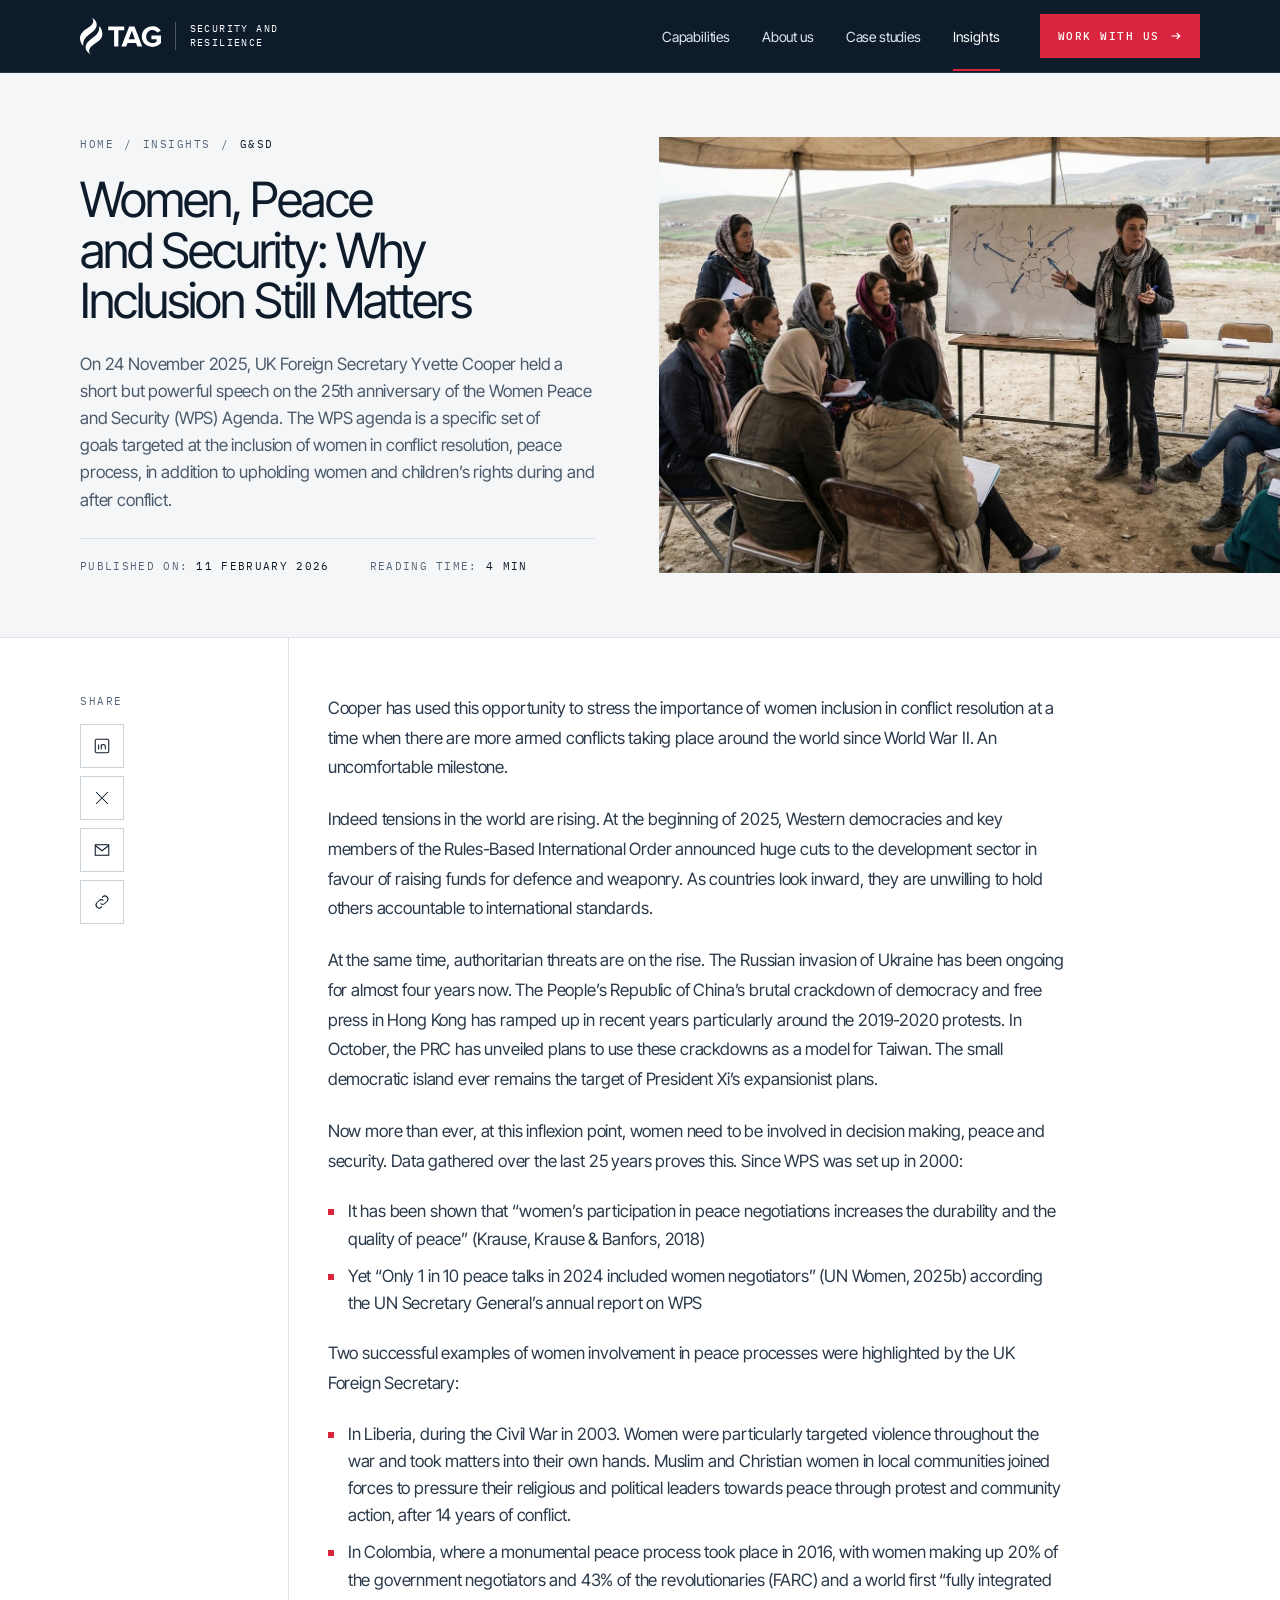
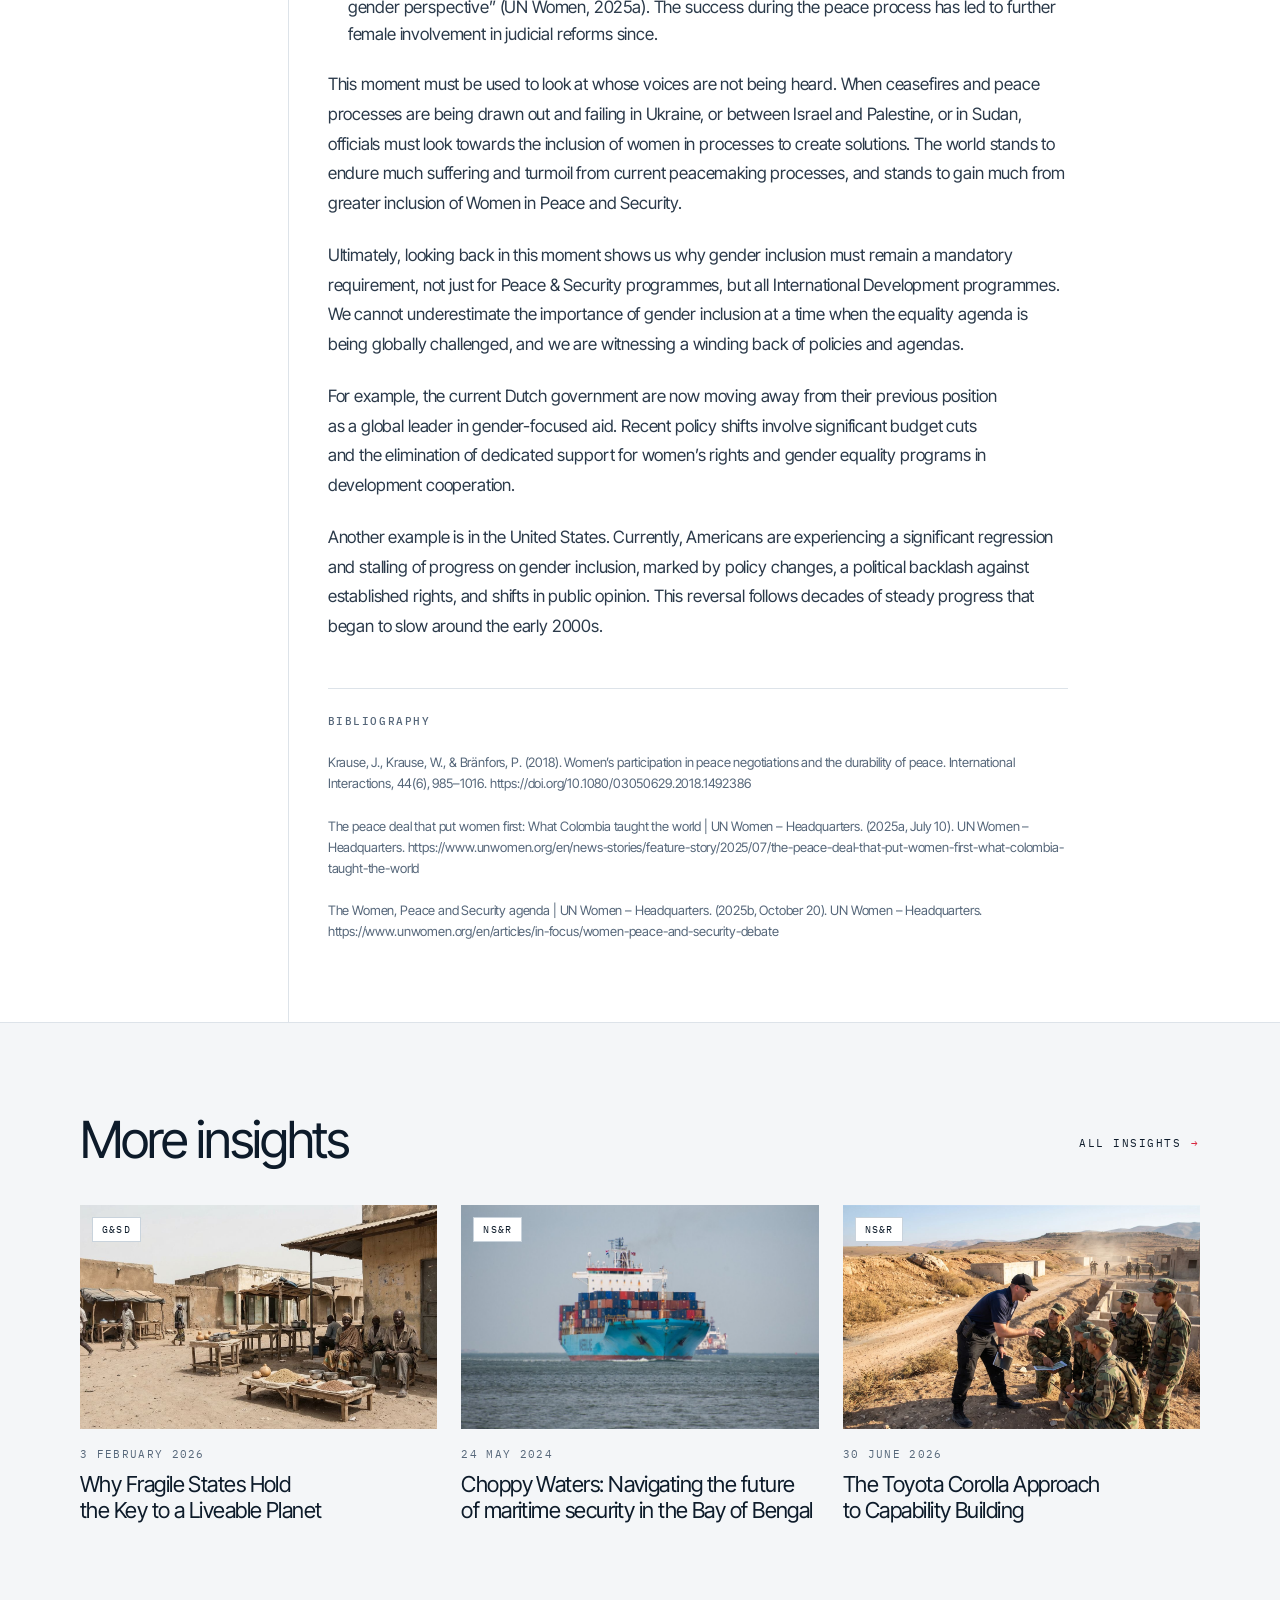
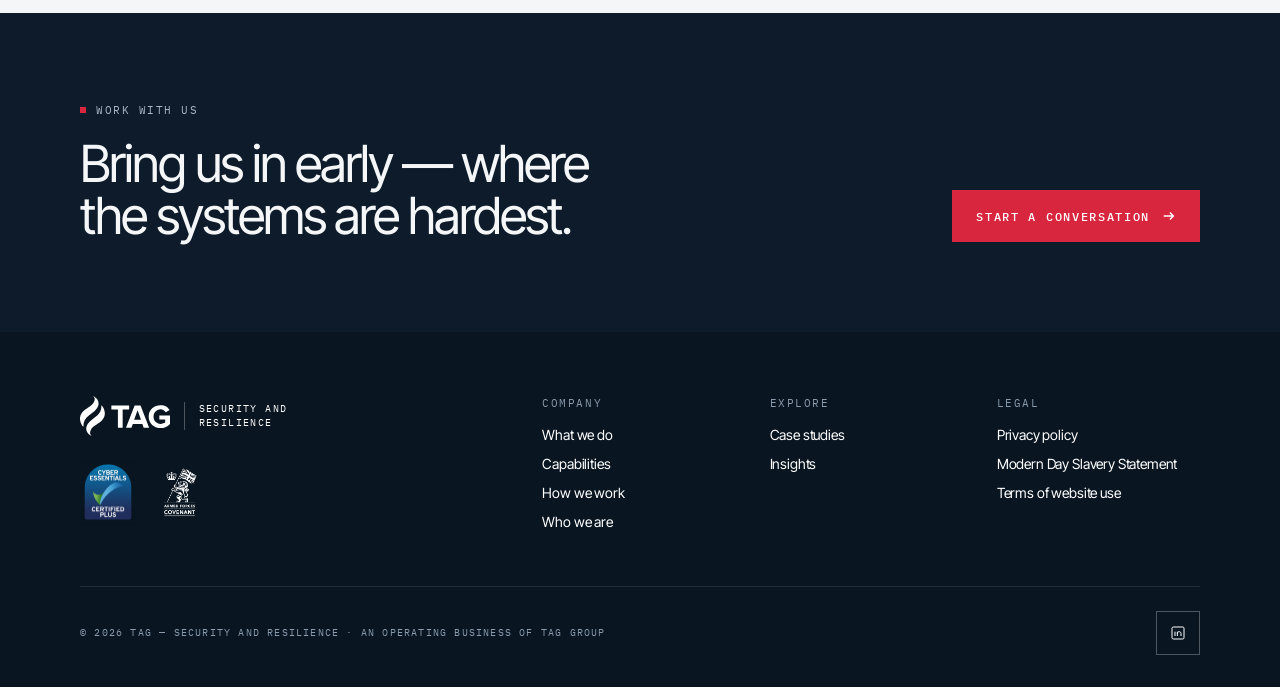
<file: insights/women-peace-and-security-why-inclusion-still-matters.html>
<!doctype html>
<html lang="en">
<head>
  <meta charset="utf-8">
  <meta name="viewport" content="width=device-width, initial-scale=1">
  <title>Women, Peace and Security: Why Inclusion Still Matters — TAG Insights</title>
  <meta name="description" content="On 24 November 2025, UK Foreign Secretary Yvette Cooper held a short but powerful speech on the 25th anniversary of the Women Peace and Security (WPS) Agen">
  <link rel="icon" href="../assets/logos/tag-logo.svg" type="image/svg+xml">
  <link rel="preconnect" href="https://fonts.googleapis.com">
  <link rel="preconnect" href="https://fonts.gstatic.com" crossorigin>
  <link href="https://fonts.googleapis.com/css2?family=Inter+Tight:wght@300;400;500;600&amp;family=IBM+Plex+Mono:wght@400;500&amp;display=swap" rel="stylesheet">
  <link rel="stylesheet" href="../css/styles.css">
</head>
<body>

  <header class="site-header">
    <div class="container site-header__inner">
      <a class="brand" href="../index.html" aria-label="TAG Security and Resilience — home">
        <img class="brand__logo" src="../assets/logos/tag-logo.svg" alt="TAG">
        <span class="brand__divider" aria-hidden="true"></span>
        <span class="brand__name">Security and<br>Resilience</span>
      </a>
      <div class="site-header__actions">
        <nav class="site-nav" aria-label="Main">
          <a class="site-nav__link" href="../index.html#capabilities">Capabilities</a>
          <a class="site-nav__link" href="../index.html#group">About us</a>
          <a class="site-nav__link" href="../case-studies.html">Case studies</a>
          <a class="site-nav__link is-current" href="../insights.html">Insights</a>
        </nav>
        <a class="btn btn--primary btn--small" href="#contact">Work with us <svg width="12" height="12" viewBox="0 0 16 16" fill="none" aria-hidden="true"><path d="M2 8h11M9 4l4 4-4 4" stroke="currentColor" stroke-width="1.6"/></svg></a>
      </div>
    </div>
  </header>

  <main>
    <section id="top" class="article-hero article-hero--light">
      <div class="container article-hero__grid">
        <div class="article-hero__text">
          <nav class="breadcrumb" aria-label="Breadcrumb">
            <a href="../index.html">Home</a><span aria-hidden="true">/</span><a href="../insights.html">Insights</a><span aria-hidden="true">/</span><span aria-current="page">G&amp;SD</span>
          </nav>
          <h1 class="article-hero__title">Women, Peace and Security: Why Inclusion Still Matters</h1>
          <p class="article-hero__lead">On 24 November 2025, UK Foreign Secretary Yvette Cooper held a short but powerful speech on the 25th anniversary of the Women Peace and Security (WPS) Agenda. The WPS agenda is a specific set of goals targeted at the inclusion of women in conflict resolution, peace process, in addition to upholding women and children’s rights during and after conflict.</p>
          <p class="article-hero__meta">
            <span>Published on: <strong><time datetime="2026-02-11">11 February 2026</time></strong></span>
            <span>Reading time: <strong>4 min</strong></span>
          </p>
        </div>
        <div class="article-hero__image"><img src="../assets/images/insights/women-peace-and-security.jpg" alt=""></div>
      </div>
    </section>

    <section class="article-layout-section">
      <div class="container article-layout">
        <aside class="share-bar">
          <div class="share-bar__inner">
            <p class="share-bar__label">Share</p>
            <div class="share-bar__list">
              <a class="share-bar__btn" href="https://www.linkedin.com/sharing/share-offsite/?url=https%3A%2F%2Ftagintdev.com%2Fwomen-peace-and-security-why-inclusion-still-matters%2F" aria-label="Share on LinkedIn"><svg width="18" height="18" viewBox="0 0 24 24" fill="none" stroke="currentColor" stroke-width="1.4" aria-hidden="true"><rect x="3" y="3" width="18" height="18" rx="2"/><path d="M7.5 10v6.5M7.5 7.2v.1M11 16.5V10M11 13c0-1.8 1-3 2.6-3s2.9 1.2 2.9 3v3.5"/></svg></a>
              <a class="share-bar__btn" href="https://twitter.com/intent/tweet?url=https%3A%2F%2Ftagintdev.com%2Fwomen-peace-and-security-why-inclusion-still-matters%2F&amp;text=Women%2C%20Peace%20and%20Security%3A%20Why%20Inclusion%20Still%20Matters" aria-label="Share on X"><svg width="18" height="18" viewBox="0 0 24 24" fill="none" stroke="currentColor" stroke-width="1.4" aria-hidden="true"><path d="M4 4l16 16M20 4L4 20"/></svg></a>
              <a class="share-bar__btn" href="mailto:?subject=Women%2C%20Peace%20and%20Security%3A%20Why%20Inclusion%20Still%20Matters&amp;body=https%3A%2F%2Ftagintdev.com%2Fwomen-peace-and-security-why-inclusion-still-matters%2F" aria-label="Share by email"><svg width="18" height="18" viewBox="0 0 24 24" fill="none" stroke="currentColor" stroke-width="1.4" aria-hidden="true"><rect x="3" y="5" width="18" height="14"/><path d="M3 6l9 7 9-7"/></svg></a>
              <button class="share-bar__btn" type="button" aria-label="Copy link" data-copy-link><svg width="18" height="18" viewBox="0 0 24 24" fill="none" stroke="currentColor" stroke-width="1.4" aria-hidden="true"><path d="M10 14a4 4 0 0 0 5.7 0l3-3a4 4 0 0 0-5.7-5.7l-1 1"/><path d="M14 10a4 4 0 0 0-5.7 0l-3 3a4 4 0 0 0 5.7 5.7l1-1"/></svg></button>
            </div>
            <p class="share-bar__status" role="status" data-copy-status></p>
          </div>
        </aside>
        <article class="article-body">
          <div class="article-body__content">
          <p>Cooper has used this opportunity to stress the importance of women inclusion in conflict resolution at a time when there are more armed conflicts taking place around the world since World War II. An uncomfortable milestone.</p>
          <p>Indeed tensions in the world are rising. At the beginning of 2025, Western democracies and key members of the Rules-Based International Order announced huge cuts to the development sector in favour of raising funds for defence and weaponry. As countries look inward, they are unwilling to hold others accountable to international standards.</p>
          <p>At the same time, authoritarian threats are on the rise. The Russian invasion of Ukraine has been ongoing for almost four years now. The People’s Republic of China’s brutal crackdown of democracy and free press in Hong Kong has ramped up in recent years particularly around the 2019-2020 protests. In October, the PRC has unveiled plans to use these crackdowns as a model for Taiwan. The small democratic island ever remains the target of President Xi’s expansionist plans.</p>
          <p>Now more than ever, at this inflexion point, women need to be involved in decision making, peace and security. Data gathered over the last 25 years proves this. Since WPS was set up in 2000:</p>
          <ul>
            <li>It has been shown that “women’s participation in peace negotiations increases the durability and the quality of peace” (Krause, Krause &amp; Banfors, 2018)</li>
            <li>Yet “Only 1 in 10 peace talks in 2024 included women negotiators” (UN Women, 2025b) according the UN Secretary General’s annual report on WPS</li>
          </ul>
          <p>Two successful examples of women involvement in peace processes were highlighted by the UK Foreign Secretary:</p>
          <ul>
            <li>In Liberia, during the Civil War in 2003. Women were particularly targeted violence throughout the war and took matters into their own hands. Muslim and Christian women in local communities joined forces to pressure their religious and political leaders towards peace through protest and community action, after 14 years of conflict.</li>
            <li>In Colombia, where a monumental peace process took place in 2016, with women making up 20% of the government negotiators and 43% of the revolutionaries (FARC) and a world first “fully integrated gender perspective” (UN Women, 2025a). The success during the peace process has led to further female involvement in judicial reforms since.</li>
          </ul>
          <p>This moment must be used to look at whose voices are not being heard. When ceasefires and peace processes are being drawn out and failing in Ukraine, or between Israel and Palestine, or in Sudan, officials must look towards the inclusion of women in processes to create solutions. The world stands to endure much suffering and turmoil from current peacemaking processes, and stands to gain much from greater inclusion of Women in Peace and Security.</p>
          <p>Ultimately, looking back in this moment shows us why gender inclusion must remain a mandatory requirement, not just for Peace &amp; Security programmes, but all International Development programmes. We cannot underestimate the importance of gender inclusion at a time when the equality agenda is being globally challenged, and we are witnessing a winding back of policies and agendas.</p>
          <p>For example, the current Dutch government are now moving away from their previous position as a global leader in gender-focused aid. Recent policy shifts involve significant budget cuts and the elimination of dedicated support for women’s rights and gender equality programs in development cooperation.</p>
          <p>Another example is in the United States. Currently, Americans are experiencing a significant regression and stalling of progress on gender inclusion, marked by policy changes, a political backlash against established rights, and shifts in public opinion. This reversal follows decades of steady progress that began to slow around the early 2000s.</p>
          <h2 class="article-refs-title">Bibliography</h2>
          <p class="article-ref">Krause, J., Krause, W., &amp; Bränfors, P. (2018). Women’s participation in peace negotiations and the durability of peace. International Interactions, 44(6), 985–1016. https://doi.org/10.1080/03050629.2018.1492386</p>
          <p class="article-ref">The peace deal that put women first: What Colombia taught the world | UN Women – Headquarters. (2025a, July 10). UN Women – Headquarters. https://www.unwomen.org/en/news-stories/feature-story/2025/07/the-peace-deal-that-put-women-first-what-colombia-taught-the-world</p>
          <p class="article-ref">The Women, Peace and Security agenda | UN Women – Headquarters. (2025b, October 20). UN Women – Headquarters. https://www.unwomen.org/en/articles/in-focus/women-peace-and-security-debate</p>
          </div>
        </article>
      </div>
    </section>

    <section class="more-insights section--paper">
      <div class="container more-insights__inner">
        <div class="more-insights__head">
          <h2 class="more-insights__title">More insights</h2>
          <a class="text-link" href="../insights.html">All insights <span class="text-link__arrow" aria-hidden="true">→</span></a>
        </div>
        <div class="insights-grid">
          <a class="insight-card" href="../insights/why-fragile-states-hold-the-key-to-a-liveable-planet.html">
            <div class="insight-card__media">
              <img src="../assets/images/insights/fragile-states-liveable-planet.jpg" alt="" loading="lazy">
              <span class="chip">G&amp;SD</span>
            </div>
            <div class="insight-card__body">
              <time class="insight-card__date" datetime="2026-02-03">3 February 2026</time>
              <h3 class="insight-card__title">Why Fragile States Hold the Key to a Liveable Planet</h3>
            </div>
          </a>
          <a class="insight-card" href="../insights/choppy-waters-navigating-the-future-of-maritime-security-in-the-bay-of-bengal.html">
            <div class="insight-card__media">
              <img src="../assets/images/insights/bay-of-bengal-maritime-security.jpg" alt="" loading="lazy">
              <span class="chip">NS&amp;R</span>
            </div>
            <div class="insight-card__body">
              <time class="insight-card__date" datetime="2024-05-24">24 May 2024</time>
              <h3 class="insight-card__title">Choppy Waters: Navigating the future of maritime security in the Bay of Bengal</h3>
            </div>
          </a>
          <a class="insight-card" href="../insights/the-toyota-corolla-approach-to-capability-building.html">
            <div class="insight-card__media">
              <img src="../assets/images/insights/toyota-corolla-approach.jpg" alt="" loading="lazy">
              <span class="chip">NS&amp;R</span>
            </div>
            <div class="insight-card__body">
              <time class="insight-card__date" datetime="2026-06-30">30 June 2026</time>
              <h3 class="insight-card__title">The Toyota Corolla Approach to Capability Building</h3>
            </div>
          </a>
        </div>
      </div>
    </section>

  <section id="contact" class="section--ink">
    <div class="container cta-band__inner">
      <div class="cta-band__main">
        <p class="eyebrow eyebrow--on-dark">Work with us</p>
        <h2 class="cta-band__title">Bring us in early — where the systems are hardest.</h2>
      </div>
      <a class="btn btn--primary" href="../index.html#contact">Start a conversation <svg width="14" height="14" viewBox="0 0 16 16" fill="none" aria-hidden="true"><path d="M2 8h11M9 4l4 4-4 4" stroke="currentColor" stroke-width="1.6"/></svg></a>
    </div>
  </section>
  </main>

  <footer class="site-footer">
    <div class="container site-footer__inner">
      <div class="site-footer__top">
        <div class="site-footer__brand">
          <a class="brand" href="../index.html" aria-label="TAG Security and Resilience — home">
        <img class="brand__logo" src="../assets/logos/tag-logo.svg" alt="TAG">
        <span class="brand__divider" aria-hidden="true"></span>
        <span class="brand__name">Security and<br>Resilience</span>
      </a>
          <div class="accreditations">
            <img src="../assets/logos/cyber-essentials-plus.png" alt="Cyber Essentials Plus certified">
            <img src="../assets/logos/armed-forces-covenant.png" alt="Armed Forces Covenant">
          </div>
        </div>
        <nav class="footer-nav" aria-label="Footer">
          <div class="footer-nav__column">
            <h2 class="footer-nav__heading">Company</h2>
          <a class="footer-nav__link" href="../index.html#approach">What we do</a>
          <a class="footer-nav__link" href="../index.html#capabilities">Capabilities</a>
          <a class="footer-nav__link" href="../index.html#how">How we work</a>
          <a class="footer-nav__link" href="../index.html#group">Who we are</a>
          </div>
          <div class="footer-nav__column">
            <h2 class="footer-nav__heading">Explore</h2>
            <a class="footer-nav__link" href="../case-studies.html">Case studies</a>
            <a class="footer-nav__link" href="../insights.html">Insights</a>
          </div>
          <div class="footer-nav__column">
            <h2 class="footer-nav__heading">Legal</h2>
          <a class="footer-nav__link" href="https://tagintdev.com/privacy-policy/">Privacy policy</a>
          <a class="footer-nav__link" href="https://tagintdev.com/modern-day-slavery-statement/">Modern Day Slavery Statement</a>
          <a class="footer-nav__link" href="https://tagintdev.com/terms-of-website-use/">Terms of website use</a>
          </div>
        </nav>
      </div>
      <div class="site-footer__bottom">
        <span>© 2026 TAG — Security and Resilience · An operating business of TAG Group</span>
        <a class="social-btn" href="https://www.linkedin.com/company/taginternational/" aria-label="TAG on LinkedIn">
          <svg width="16" height="16" viewBox="0 0 24 24" fill="none" stroke="currentColor" stroke-width="1.5" aria-hidden="true"><rect x="3" y="3" width="18" height="18" rx="2"/><path d="M7.5 10v6.5M7.5 7.2v.1M11 16.5V10M11 13c0-1.8 1-3 2.6-3s2.9 1.2 2.9 3v3.5"/></svg>
        </a>
      </div>
    </div>
  </footer>
  <script src="../js/article.js"></script>
</body>
</html>
</file>
<file: css/styles.css>
/* ==========================================================================
   TAG — Security and Resilience
   One stylesheet for every page. Sections:
   1. Tokens          6. Home: hero & stats       11. Home: group & reach
   2. Base            7. Home: what we do (tabs)  12. Contact & CTA band
   3. Layout helpers  8. Home: capabilities       13. Footer
   4. Buttons/links   9. Home: how we work        14. Case studies page
   5. Header         10. Home: track record &     15. Insights page
                         case carousel            16. Article pages
   ========================================================================== */

/* 1. Tokens ---------------------------------------------------------------- */
:root {
  --ink: #0D1B2A;
  --ink-deep: #091521;
  --ink-night: #0A1724;
  --navy: #1B3A57;
  --navy-card: #142739;
  --teal: #2A7491;
  --teal-dark: #1F6580;
  --sky: #4D98B5;
  --sky-light: #8EC1D6;
  --mist: #BFD3E0;
  --frost: #C9D7E2;
  --cloud: #DCE6EE;
  --steel: #A9B8C6;
  --pewter: #8A9BAC;
  --slate: #4B5B6B;
  --slate-light: #56677A;
  --body-text: #2B3A4A;
  --line: #DDE3E9;
  --line-strong: #C9D3DC;
  --paper: #F4F6F8;
  --white: #FFFFFF;
  --red: #D7263D;
  --red-dark: #B81F33;
  --red-text: #C21F35;
  --green: #6E9F6A;
  --green-light: #A8C9A4;

  --font-sans: 'Inter Tight', Arial, sans-serif;
  --font-mono: 'IBM Plex Mono', monospace;

  --container: 1200px;
  --gutter: clamp(20px, 4vw, 40px);
  --section-y: clamp(80px, 9vw, 128px);
  --header-h: 72px;
}

/* 2. Base ------------------------------------------------------------------ */
*, *::before, *::after { box-sizing: border-box; }

html { scroll-behavior: smooth; }
@media (prefers-reduced-motion: reduce) { html { scroll-behavior: auto; } }

[id] { scroll-margin-top: var(--header-h); }

body {
  margin: 0;
  font-family: var(--font-sans);
  color: var(--ink);
  background: var(--paper);
  letter-spacing: -0.01em;
  -webkit-font-smoothing: antialiased;
  text-rendering: optimizeLegibility;
  overflow-x: clip;
}

img { max-width: 100%; display: block; }
a { color: var(--teal); }
a:hover { color: var(--navy); }
p { text-wrap: pretty; }
h1, h2, h3, p, dl, dd, ul, ol, figure { margin: 0; }
input, select, textarea, button { font: inherit; }

a:focus-visible, button:focus-visible { outline: 2px solid var(--sky); outline-offset: 3px; }
input:focus, select:focus, textarea:focus { outline: 2px solid var(--sky); outline-offset: 0; border-color: transparent; }

.visually-hidden {
  position: absolute; width: 1px; height: 1px; padding: 0; margin: -1px;
  overflow: hidden; clip: rect(0 0 0 0); white-space: nowrap; border: 0;
}

/* 3. Layout helpers -------------------------------------------------------- */
.container { max-width: var(--container); margin: 0 auto; padding-inline: var(--gutter); }

.section { padding-block: var(--section-y); }
.section--paper { background: var(--paper); }
.section--ink { background: var(--ink); color: var(--white); }
.section--navy { background: var(--navy); color: var(--white); }
.section--night { background: var(--ink-night); color: var(--white); border-top: 1px solid rgba(255, 255, 255, 0.08); }

.stack { display: flex; flex-direction: column; }
.stack--section { gap: 56px; }

/* Small mono label with a red square, used above most headings */
.eyebrow {
  display: flex; align-items: center; gap: 10px;
  font-family: var(--font-mono); font-size: 11px; letter-spacing: 0.14em; text-transform: uppercase;
  color: var(--slate);
}
.eyebrow::before { content: ""; width: 6px; height: 6px; background: var(--red); flex: none; }
.eyebrow--on-dark { color: var(--steel); }
.eyebrow--on-navy { color: var(--mist); }

.section-head { display: flex; flex-wrap: wrap; align-items: flex-end; justify-content: space-between; gap: 24px 64px; }
.section-head__main { flex: 1 1 560px; display: flex; flex-direction: column; gap: 20px; }
.stack > .section-head__main { flex: none; } /* in a vertical stack the 560px basis would become a height */
.section-head__intro { flex: 0 1 380px; font-size: 16px; line-height: 1.6; color: var(--slate); }
.section--ink .section-head__intro { color: var(--steel); }
.section--navy .section-head__intro { color: var(--mist); }

.section-title {
  font-size: clamp(38px, 4.6vw, 64px); line-height: 1.03; font-weight: 400; letter-spacing: -0.04em;
  text-wrap: balance; max-width: 760px;
}
.section--ink .section-title, .section--night .section-title { color: var(--paper); }

.mono-note {
  font-family: var(--font-mono); font-size: 11px; line-height: 1.6; letter-spacing: 0.1em; text-transform: uppercase;
  color: var(--slate-light);
}

/* 4. Buttons & links ------------------------------------------------------- */
.btn {
  display: inline-flex; align-items: center; justify-content: center; gap: 12px;
  height: 52px; padding: 0 24px; border: 0; cursor: pointer; text-decoration: none;
  font-family: var(--font-mono); font-size: 12px; font-weight: 500; letter-spacing: 0.14em; text-transform: uppercase;
  transition: background .2s ease, border-color .2s ease, color .2s ease;
}
.btn svg { transition: transform .2s ease; }
.btn:hover svg { transform: translateX(3px); }
.btn--primary { background: var(--red); color: var(--white); }
.btn--primary:hover { background: var(--red-dark); color: var(--white); }
.btn--ghost { background: transparent; color: var(--white); border: 1px solid rgba(255, 255, 255, 0.5); }
.btn--ghost:hover { background: rgba(255, 255, 255, 0.08); border-color: var(--white); color: var(--white); }
.btn--small { height: 44px; padding: 0 18px; gap: 10px; font-size: 11px; }

.text-link {
  display: inline-flex; align-items: center; gap: 10px; min-height: 44px;
  font-family: var(--font-mono); font-size: 11px; letter-spacing: 0.14em; text-transform: uppercase;
  color: var(--ink); text-decoration: none; transition: color .2s ease;
}
.text-link__arrow { color: var(--red); display: inline-block; transition: transform .2s ease; }
.text-link:hover { color: var(--teal); }
.text-link:hover .text-link__arrow { transform: translateX(3px); }
.text-link--on-dark { color: var(--white); }
.text-link--on-dark:hover { color: var(--sky-light); }

.icon-btn {
  width: 48px; height: 48px; display: flex; align-items: center; justify-content: center;
  background: var(--white); border: 1px solid var(--line-strong); color: var(--ink); cursor: pointer;
  transition: background .2s ease, border-color .2s ease, color .2s ease;
}
.icon-btn:hover:not(:disabled) { background: var(--ink); border-color: var(--ink); color: var(--white); }
.icon-btn:disabled { opacity: .35; cursor: default; }

.chip {
  display: inline-block; padding: 5px 9px;
  font-family: var(--font-mono); font-size: 10px; letter-spacing: 0.12em; text-transform: uppercase;
  border: 1px solid var(--line-strong); background: var(--white); color: var(--ink);
}
.chip--on-dark { background: transparent; border-color: rgba(255, 255, 255, 0.22); color: var(--cloud); padding: 7px 12px; }

/* 5. Header ---------------------------------------------------------------- */
.site-header {
  position: sticky; top: 0; z-index: 20;
  background: var(--ink); border-bottom: 1px solid rgba(255, 255, 255, 0.12);
}
.site-header__inner {
  min-height: var(--header-h);
  display: flex; flex-wrap: wrap; align-items: center; justify-content: space-between; gap: 8px 32px;
}
.site-header__actions { margin-left: auto; display: flex; flex-wrap: wrap; align-items: center; justify-content: flex-end; gap: 0 40px; }

.brand { display: flex; align-items: center; gap: 14px; text-decoration: none; padding: 14px 0; }
.brand__logo { height: 36px; width: auto; }
.brand__divider { width: 1px; height: 28px; background: rgba(255, 255, 255, 0.28); }
.brand__name {
  font-family: var(--font-mono); font-size: 10px; line-height: 1.4; letter-spacing: 0.14em; text-transform: uppercase;
  color: var(--white);
}

.site-nav { display: flex; flex-wrap: wrap; align-items: center; gap: 0 32px; }
.site-nav__link {
  padding: 26px 0; font-size: 14px; color: var(--cloud); text-decoration: none;
  transition: color .2s ease, box-shadow .2s ease;
}
.site-nav__link:hover, .site-nav__link.is-current { color: var(--white); box-shadow: inset 0 -2px 0 var(--red); }

/* 6. Home: hero & stats (also the globe hero on Case studies / Insights) --- */
.hero { position: relative; overflow: hidden; background: var(--ink); color: var(--white); }
.hero--compact { min-height: 400px; display: flex; flex-direction: column; justify-content: center; }

.hero__globe {
  position: absolute; top: 50%; left: calc(50% - 40px);
  width: clamp(560px, 60vw, 1080px); aspect-ratio: 1 / 1; transform: translateY(-50%);
}
.hero__globe canvas { display: block; width: 100%; height: 100%; cursor: grab; touch-action: pan-y; }
.hero__fade {
  position: absolute; inset: 0; pointer-events: none;
  background-image: linear-gradient(90deg, var(--ink) 0%, var(--ink) calc(50% - 320px), rgba(13, 27, 42, 0.7) calc(50% + 60px), rgba(13, 27, 42, 0) calc(50% + 300px));
}
.hero__fade--bottom { background-image: linear-gradient(180deg, rgba(27, 58, 87, 0) 62%, rgba(13, 27, 42, 0.55) 100%); }

.hero__content { position: relative; width: 100%; padding-block: clamp(72px, 9vw, 128px); pointer-events: none; }
.hero--compact .hero__content { padding-block: 56px; }
.hero__text { max-width: 70%; display: flex; flex-direction: column; gap: 24px; pointer-events: auto; }
.hero--compact .hero__text { max-width: 640px; gap: 22px; }

.hero__title {
  font-size: clamp(40px, 4.8vw, 66px); line-height: 1.02; font-weight: 400; letter-spacing: -0.04em;
  color: var(--white); text-wrap: balance;
}
.hero__title-accent { color: var(--sky-light); }
.hero__lead { margin-top: 8px; max-width: 680px; font-size: 17px; line-height: 1.6; color: var(--frost); }
.hero--compact .hero__lead { margin-top: 0; max-width: 540px; }
.hero__statement { max-width: 680px; font-size: 17px; line-height: 1.55; font-weight: 500; color: var(--white); }
.hero__actions { display: flex; flex-wrap: wrap; align-items: center; gap: 12px; margin-top: 12px; }

.breadcrumb {
  display: flex; flex-wrap: wrap; align-items: center; gap: 10px;
  font-family: var(--font-mono); font-size: 11px; letter-spacing: 0.14em; text-transform: uppercase; color: var(--mist);
}
.breadcrumb a { color: inherit; text-decoration: none; }
.breadcrumb a:hover { color: var(--white); }
.breadcrumb [aria-current] { color: var(--white); }

.hero-stats { position: relative; border-top: 1px solid rgba(255, 255, 255, 0.16); background: rgba(13, 27, 42, 0.55); }
.hero-stats__inner { display: flex; flex-wrap: wrap; align-items: center; justify-content: space-between; gap: 0 48px; }
.hero-stats__note { flex: 1 1 380px; max-width: 480px; padding: 24px 0; font-size: 15px; line-height: 1.5; color: var(--cloud); }
.hero-stats__list { flex: 0 1 auto; display: flex; flex-wrap: wrap; align-items: stretch; margin: 0; }
.hero-stat { display: flex; flex-direction: column-reverse; gap: 4px; padding: 20px 32px; border-left: 1px solid rgba(255, 255, 255, 0.16); }
.hero-stat:last-child { padding-right: 0; }
.hero-stat dd { font-size: 28px; line-height: 1.05; font-weight: 300; letter-spacing: -0.03em; font-variant-numeric: tabular-nums; }
.hero-stat dt { font-family: var(--font-mono); font-size: 10px; letter-spacing: 0.14em; text-transform: uppercase; color: var(--mist); }

/* 7. Home: what we do (tabs) ---------------------------------------------- */
.section-head__intro .accent { color: var(--teal-dark); font-weight: 500; }

.tabs { background: var(--white); border: 1px solid var(--line); }
.tabs__list { display: grid; grid-template-columns: repeat(4, minmax(0, 1fr)); border-bottom: 1px solid var(--line); }
.tabs__tab {
  appearance: none; border: 0; border-right: 1px solid var(--line);
  min-height: 60px; padding: 0 24px; display: flex; align-items: center; gap: 12px;
  background: #F8FAFB; color: var(--slate-light); cursor: pointer; text-align: left;
  font-size: 15px; letter-spacing: -0.01em;
  transition: color .2s ease, background .2s ease;
}
.tabs__tab:hover { color: var(--ink); background: var(--white); }
.tabs__tab[aria-selected="true"] { background: var(--white); color: var(--ink); font-weight: 500; box-shadow: inset 0 3px 0 var(--red); }
.tabs__number { font-family: var(--font-mono); font-size: 11px; font-weight: 400; color: var(--teal); }

.tab-panel { display: grid; grid-template-columns: repeat(auto-fit, minmax(min(100%, 400px), 1fr)); }
.tab-panel[hidden] { display: none; }
.tab-panel__text { min-width: 0; min-height: 216px; padding: clamp(24px, 2.6vw, 32px); display: flex; flex-direction: column; gap: 16px; }
.tab-panel__kicker {
  display: flex; align-items: center; gap: 12px;
  font-family: var(--font-mono); font-size: 11px; letter-spacing: 0.14em; text-transform: uppercase; color: var(--slate);
}
.tab-panel__kicker::after { content: none; }
.tab-panel__rule { width: 48px; height: 1px; background: var(--teal); }
.tab-panel__title { margin-top: auto; padding-top: 20px; font-size: clamp(28px, 2.6vw, 38px); line-height: 1.05; font-weight: 400; letter-spacing: -0.035em; }
.tab-panel__desc { max-width: 380px; font-size: 17px; line-height: 1.6; color: var(--slate); }
.tab-panel__image { width: 100%; min-width: 0; height: 288px; object-fit: cover; }

/* 8. Home: capabilities ---------------------------------------------------- */
.capability-grid {
  display: grid; grid-template-columns: repeat(4, minmax(0, 1fr)); gap: 1px;
  background: rgba(255, 255, 255, 0.12); border: 1px solid rgba(255, 255, 255, 0.12);
}
.capability-card {
  background: var(--ink); padding: 28px clamp(20px, 2vw, 28px) 32px; min-height: 264px;
  display: flex; flex-direction: column; gap: 12px; transition: background .25s ease;
}
.capability-card:hover { background: #13253A; }
.capability-card__head { display: flex; align-items: flex-start; justify-content: space-between; gap: 12px; }
.capability-card__tag {
  display: flex; align-items: center; gap: 8px;
  font-family: var(--font-mono); font-size: 11px; letter-spacing: 0.12em; text-transform: uppercase; color: var(--sky-light);
}
.capability-card__tag::before { content: ""; flex: none; width: 6px; height: 6px; background: var(--sky); }
.capability-card__icon { flex: none; stroke: var(--sky); transition: stroke .25s ease; }
.capability-card:hover .capability-card__icon { stroke: var(--sky-light); }
.capability-card__title { margin-top: 28px; font-size: 21px; line-height: 1.18; font-weight: 400; letter-spacing: -0.02em; text-wrap: balance; }
.capability-card__desc { font-size: 14px; line-height: 1.6; color: var(--steel); }

/* 9. Home: how we work ------------------------------------------------------ */
.principles {
  display: grid; grid-template-columns: repeat(3, minmax(0, 1fr)); gap: 1px;
  background: var(--line-strong); border-top: 2px solid var(--ink); border-bottom: 1px solid var(--line-strong);
}
.principle { background: var(--paper); padding: 28px clamp(20px, 2.4vw, 32px) 40px; display: flex; flex-direction: column; gap: 24px; }
.principle__count { font-family: var(--font-mono); font-size: 11px; letter-spacing: 0.12em; color: var(--slate); }
.principle__title { font-size: clamp(32px, 2.9vw, 42px); line-height: 1; font-weight: 400; letter-spacing: -0.045em; white-space: nowrap; }
.principle__art {
  height: 220px; padding: 12px; display: flex; align-items: center; justify-content: center;
  background: var(--white); border: 1px solid var(--line);
}
.principle__art svg { width: 100%; height: 100%; max-width: 300px; }
.principle__desc { font-size: 16px; line-height: 1.6; color: var(--slate); }

/* Illustration animations */
.radar-sweep { transform-origin: 150px 95px; animation: radar-spin 4s linear infinite; }
@keyframes radar-spin { to { transform: rotate(360deg); } }
.radar-blip { transform-box: fill-box; transform-origin: center; animation: radar-blip 4s ease-out infinite; }
@keyframes radar-blip { 0% { opacity: 1; transform: scale(1.8); } 35%, 100% { opacity: .3; transform: scale(1); } }

.network-edge { stroke-dasharray: 70; }
.network-edge--inner { animation: network-edge-inner 8s ease-out infinite; }
.network-edge--outer { animation: network-edge-outer 8s ease-out infinite; }
@keyframes network-edge-inner { 0% { stroke-dashoffset: 70; opacity: 1; } 12% { stroke-dashoffset: 0; } 65% { opacity: 1; } 75%, 92% { stroke-dashoffset: 0; opacity: .15; } 100% { stroke-dashoffset: 0; opacity: 0; } }
@keyframes network-edge-outer { 0%, 16% { stroke-dashoffset: 70; opacity: 1; } 30% { stroke-dashoffset: 0; } 92% { stroke-dashoffset: 0; opacity: 1; } 100% { stroke-dashoffset: 0; opacity: 0; } }
.network-node { transform-box: fill-box; transform-origin: center; }
.network-node--inner { animation: network-node-inner 8s ease-out infinite; }
.network-node--outer { animation: network-node-outer 8s ease-out infinite; }
@keyframes network-node-inner { 0%, 10% { transform: scale(0); opacity: 1; } 16% { transform: scale(1); } 92% { transform: scale(1); opacity: 1; } 100% { transform: scale(1); opacity: 0; } }
@keyframes network-node-outer { 0%, 28% { transform: scale(0); opacity: 1; } 34% { transform: scale(1); } 92% { transform: scale(1); opacity: 1; } 100% { transform: scale(1); opacity: 0; } }
.network-seed { animation: network-seed 8s ease-in-out infinite; }
@keyframes network-seed { 0%, 65% { opacity: 1; } 75%, 92% { opacity: .25; } 100% { opacity: 1; } }

.curve-line { stroke-dasharray: 400; stroke-dashoffset: 400; animation: curve-draw 6s ease-in-out infinite; }
@keyframes curve-draw { 0% { stroke-dashoffset: 400; opacity: 1; } 50% { stroke-dashoffset: 0; } 88% { stroke-dashoffset: 0; opacity: 1; } 100% { stroke-dashoffset: 0; opacity: 0; } }
.curve-end { animation: curve-end 6s infinite; }
@keyframes curve-end { 0%, 46% { opacity: 0; } 52%, 88% { opacity: 1; } 100% { opacity: 0; } }
.pressure-marker { animation: pressure-pulse 1.6s ease-in-out infinite alternate; }
@keyframes pressure-pulse { from { opacity: .35; } to { opacity: 1; } }

@media (prefers-reduced-motion: reduce) {
  .radar-sweep, .radar-blip, .network-edge--inner, .network-edge--outer, .network-node--inner, .network-node--outer,
  .network-seed, .curve-line, .curve-end, .pressure-marker { animation: none; }
  .curve-line { stroke-dashoffset: 0; }
}

/* 10. Home: track record & case carousel ---------------------------------- */
.stat-grid {
  display: grid; grid-template-columns: repeat(4, minmax(0, 1fr)); gap: 1px; margin: 0;
  background: rgba(255, 255, 255, 0.14); border: 1px solid rgba(255, 255, 255, 0.14);
}
.stat { padding: 32px 28px 28px; background: var(--navy); display: flex; flex-direction: column-reverse; gap: 12px; }
.stat__value { font-size: clamp(48px, 5vw, 72px); line-height: 1; font-weight: 300; letter-spacing: -0.05em; font-variant-numeric: tabular-nums; }
.stat__label { font-family: var(--font-mono); font-size: 11px; letter-spacing: 0.14em; text-transform: uppercase; color: var(--mist); }

.record-lists { display: grid; grid-template-columns: repeat(auto-fit, minmax(min(100%, 420px), 1fr)); gap: 40px 64px; }
.record-list { display: flex; flex-direction: column; gap: 18px; }
.record-list__title { font-family: var(--font-mono); font-size: 11px; font-weight: 400; letter-spacing: 0.14em; text-transform: uppercase; color: var(--sky-light); }
.record-list__items { list-style: none; padding: 0; margin: 0; border-top: 1px solid rgba(255, 255, 255, 0.14); }
.record-list__item { display: flex; align-items: center; gap: 16px; min-height: 58px; padding: 12px 0; border-bottom: 1px solid rgba(255, 255, 255, 0.14); font-size: 17px; }
.record-list__icon { flex: none; width: 32px; height: 32px; display: flex; align-items: center; justify-content: center; }
.record-list__icon svg { stroke: var(--sky-light); }
.record-list__number { border: 1px solid rgba(255, 255, 255, 0.4); font-family: var(--font-mono); font-size: 11px; }

.case-carousel-section { overflow: hidden; }
.case-carousel { display: flex; flex-direction: column; gap: 28px; }
.case-carousel__track { display: flex; gap: 16px; transition: transform .55s cubic-bezier(0.22, 0.61, 0.36, 1); }
.case-carousel__controls { display: flex; flex-wrap: wrap; align-items: center; justify-content: space-between; gap: 16px; padding-top: 24px; border-top: 1px solid var(--line); }
.case-carousel__buttons { display: flex; align-items: center; gap: 8px; }
.case-carousel__counter { margin-left: 14px; font-family: var(--font-mono); font-size: 11px; letter-spacing: 0.12em; color: var(--slate); font-variant-numeric: tabular-nums; }

.case-card { flex: 0 0 min(660px, 84vw); display: flex; flex-wrap: wrap; background: var(--white); border: 1px solid var(--line); padding: 8px; }
.case-card__media { flex: 1 1 250px; position: relative; min-height: 300px; overflow: hidden; }
.case-card__media img { position: absolute; inset: 0; width: 100%; height: 100%; object-fit: cover; }
.case-card__tag { position: absolute; top: 10px; left: 10px; border: 0; padding: 6px 9px; }
.case-card__body { flex: 1.15 1 270px; padding: 18px 18px 14px 24px; display: flex; flex-direction: column; gap: 16px; }
.case-card__title { font-size: 25px; line-height: 1.12; font-weight: 400; letter-spacing: -0.025em; text-wrap: balance; }

/* "Context / What we built / Outcome" facts, shared by home and case studies */
.case-facts { display: flex; flex-direction: column; gap: 12px; font-size: 14px; line-height: 1.5; }
.case-facts__item { display: flex; flex-direction: column; gap: 6px; }
.case-facts__label {
  align-self: flex-start; padding: 4px 7px 3px; border: 1px solid var(--teal);
  font-family: var(--font-mono); font-size: 10px; letter-spacing: 0.12em; text-transform: uppercase; color: var(--teal);
}
.case-facts__label--outcome { border-color: var(--red-text); color: var(--red-text); }
.case-facts__value { color: var(--slate); }
.case-facts__value--outcome { color: var(--ink); }

/* 11. Home: group & reach --------------------------------------------------- */
.group-tree { display: flex; flex-direction: column; }
.group-card {
  background: var(--navy-card); border: 1px solid rgba(255, 255, 255, 0.14);
  padding: clamp(24px, 3vw, 36px); display: flex; flex-direction: column; gap: 20px;
}
.group-card--parent { flex-direction: row; flex-wrap: wrap; align-items: flex-start; justify-content: space-between; gap: 20px 48px; }
.group-card--tag { border-top: 2px solid var(--red); }
.group-card--c4 { border-top: 2px solid var(--green); }
.group-card__intro { flex: 0 1 320px; display: flex; flex-direction: column; gap: 12px; }
.group-card__details { flex: 1 1 460px; display: flex; flex-direction: column; gap: 18px; }
.group-card__label { min-height: 26px; display: flex; align-items: center; font-family: var(--font-mono); font-size: 11px; letter-spacing: 0.14em; text-transform: uppercase; color: var(--sky-light); }
.group-card--c4 .group-card__label { color: var(--green-light); }
.group-card__name { display: flex; align-items: center; gap: 14px; font-size: clamp(26px, 2.6vw, 34px); line-height: 1.1; font-weight: 400; letter-spacing: -0.03em; }
.group-card__name::before { content: ""; flex: none; width: 12px; height: 12px; border-radius: 50%; border: 2px solid var(--sky); }
.group-card__logo { min-height: 40px; display: flex; align-items: center; }
.group-card__logo img { height: 36px; width: auto; }
.group-card__text { max-width: 620px; font-size: 16px; line-height: 1.6; color: var(--frost); }
.group-card .text-link { margin-top: auto; align-self: flex-start; }
.chip-list { display: flex; flex-wrap: wrap; gap: 8px; list-style: none; padding: 0; margin: 0; }

.group-tree__lines { position: relative; height: 56px; }
.group-tree__lines span { position: absolute; border-color: rgba(255, 255, 255, 0.3); border-style: solid; border-width: 0; }
.group-tree__stem { left: 50%; top: 0; height: 28px; border-left-width: 1px !important; }
.group-tree__bar { left: calc(25% - 4px); right: calc(25% - 4px); top: 28px; border-top-width: 1px !important; }
.group-tree__drop--left { left: calc(25% - 4px); top: 28px; height: 28px; border-left-width: 1px !important; }
.group-tree__drop--right { left: calc(75% + 4px); top: 28px; height: 28px; border-left-width: 1px !important; }
.group-tree__node { left: calc(50% - 4px); top: 24px; width: 9px; height: 9px; background: var(--sky); }
.group-tree__children { display: grid; grid-template-columns: repeat(2, minmax(0, 1fr)); gap: 16px; }

.reach-statement {
  max-width: 1040px; font-size: clamp(32px, 3.8vw, 54px); line-height: 1.08; font-weight: 300; letter-spacing: -0.035em;
  color: var(--paper); text-wrap: balance;
}
.reach-statement__accent { color: var(--sky-light); }

/* 12. Contact & CTA band ---------------------------------------------------- */
.contact { display: flex; flex-wrap: wrap; align-items: stretch; gap: 48px 80px; }
.contact__intro { flex: 1 1 420px; display: flex; flex-direction: column; gap: 24px; }
.contact__text { max-width: 420px; font-size: 16px; line-height: 1.6; color: var(--slate); }

.contact-form {
  flex: 1 1 460px; display: grid; grid-template-columns: repeat(auto-fit, minmax(200px, 1fr)); gap: 20px 16px;
  padding: clamp(24px, 3vw, 40px); background: var(--white); border: 1px solid var(--line);
}
.field { display: flex; flex-direction: column; gap: 8px; font-family: var(--font-mono); font-size: 11px; letter-spacing: 0.12em; text-transform: uppercase; color: var(--slate); }
.field--full { grid-column: 1 / -1; }
.field__control {
  height: 48px; padding: 0 14px; border: 1px solid var(--line-strong); background: var(--paper);
  font-family: var(--font-sans); font-size: 15px; letter-spacing: 0; text-transform: none; color: var(--ink);
}
textarea.field__control { height: auto; padding: 12px 14px; line-height: 1.5; resize: vertical; }
.field__control::placeholder { color: #687A8C; }
.contact-form .btn { grid-column: 1 / -1; margin-top: 4px; height: 54px; justify-content: space-between; }
.contact-form__status { grid-column: 1 / -1; font-size: 14px; color: var(--teal-dark); }

.cta-band__inner { display: flex; flex-wrap: wrap; align-items: flex-end; justify-content: space-between; gap: 32px 64px; padding-block: clamp(64px, 7vw, 96px); }
.cta-band__main { flex: 1 1 520px; display: flex; flex-direction: column; gap: 20px; }
.cta-band__title { font-size: clamp(34px, 4vw, 54px); line-height: 1.03; font-weight: 400; letter-spacing: -0.04em; color: var(--paper); text-wrap: balance; }

/* 13. Footer ----------------------------------------------------------------- */
.site-footer { background: var(--ink-deep); color: var(--white); }
.site-footer__inner { padding-block: 64px 32px; display: flex; flex-direction: column; gap: 56px; }
.site-footer__top { display: flex; flex-wrap: wrap; justify-content: space-between; gap: 40px 64px; }
.site-footer__brand { flex: 1 1 300px; display: flex; flex-direction: column; gap: 20px; }
.site-footer__brand .brand { padding: 0; }
.site-footer__brand .brand__logo { height: 40px; }
.accreditations { display: flex; align-items: center; gap: 20px; margin-top: 4px; }
.accreditations img { height: 64px; width: auto; }

.footer-nav { flex: 1.4 1 520px; display: grid; grid-template-columns: repeat(auto-fit, minmax(160px, 1fr)); gap: 32px 24px; }
.footer-nav__column { display: flex; flex-direction: column; gap: 12px; }
.footer-nav__heading { margin-bottom: 4px; font-family: var(--font-mono); font-size: 11px; font-weight: 400; letter-spacing: 0.14em; text-transform: uppercase; color: var(--pewter); }
.footer-nav__link { font-size: 14px; color: var(--white); text-decoration: none; transition: color .2s ease; }
.footer-nav__link:hover { color: var(--sky-light); }

.site-footer__bottom {
  display: flex; flex-wrap: wrap; align-items: center; justify-content: space-between; gap: 12px 24px;
  padding-top: 24px; border-top: 1px solid rgba(255, 255, 255, 0.10);
  font-family: var(--font-mono); font-size: 10px; letter-spacing: 0.12em; text-transform: uppercase; color: var(--pewter);
}
.social-btn {
  width: 44px; height: 44px; display: flex; align-items: center; justify-content: center;
  border: 1px solid rgba(255, 255, 255, 0.28); color: var(--white); transition: color .2s ease, border-color .2s ease;
}
.social-btn:hover { color: var(--sky-light); border-color: var(--sky-light); }

/* 14. Case studies page ------------------------------------------------------ */
.case-layout { display: flex; flex-wrap: wrap; gap: 0 48px; }

.case-index { flex: 1 1 200px; max-width: 240px; padding: 56px 0 32px; }
.case-index__nav { position: sticky; top: calc(var(--header-h) + 32px); display: flex; flex-direction: column; }
.case-index__link {
  display: flex; align-items: center; gap: 12px; min-height: 44px;
  font-size: 14px; line-height: 1.3; color: var(--slate-light); text-decoration: none; transition: color .2s ease;
}
.case-index__link::before { content: ""; flex: none; width: 6px; height: 6px; background: transparent; transition: background .2s ease; }
.case-index__link:hover { color: var(--ink); }
.case-index__link.is-active { color: var(--ink); }
.case-index__link.is-active::before { background: var(--red); }

.case-list { flex: 999 1 560px; min-width: 0; padding: 56px 0 64px clamp(24px, 3vw, 48px); border-left: 1px solid var(--line); display: flex; flex-direction: column; gap: 24px; }

.case-entry { padding: 8px; background: var(--white); border: 1px solid var(--line); }
.case-entry__grid { display: grid; grid-template-columns: minmax(0, 1.05fr) minmax(0, 1fr); gap: 8px; }
.case-entry__text { min-width: 0; padding: 24px 20px 20px 24px; display: flex; flex-direction: column; gap: 18px; }
.case-entry__tag { align-self: flex-start; }
.case-entry__title { font-size: clamp(30px, 3vw, 42px); line-height: 1.06; font-weight: 400; letter-spacing: -0.035em; text-wrap: balance; }
.case-entry__context { font-size: 14px; line-height: 1.55; color: var(--slate); }
.case-entry .case-facts { margin-top: 4px; gap: 14px; line-height: 1.55; }
.case-entry .case-facts__item { gap: 4px; }
.case-entry .case-facts__label { padding: 0; border: 0; }
.case-entry .case-facts__value { color: var(--ink); }
.case-entry__media { position: relative; min-width: 0; min-height: 320px; overflow: hidden; background: var(--navy); }
.case-entry__media img { position: absolute; inset: 0; width: 100%; height: 100%; object-fit: cover; }

.read-more {
  margin-top: 4px; align-self: flex-start; appearance: none; cursor: pointer;
  display: inline-flex; align-items: center; gap: 8px; min-height: 36px; padding: 0 12px;
  background: transparent; border: 1px solid var(--ink); color: var(--ink);
  font-family: var(--font-mono); font-size: 10px; letter-spacing: 0.14em; text-transform: uppercase;
  transition: background .2s ease, color .2s ease;
}
.read-more:hover { background: var(--ink); color: var(--white); }
.read-more__icon { transition: transform .3s ease; }
.read-more[aria-expanded="true"] .read-more__icon { transform: rotate(45deg); }

/* Smooth expand: animate the grid row from 0fr to 1fr */
.case-entry__more { display: grid; grid-template-rows: 0fr; transition: grid-template-rows .45s ease; }
.case-entry__more.is-open { grid-template-rows: 1fr; }
.case-entry__more-inner { min-height: 0; overflow: hidden; }
.case-more { margin-top: 8px; padding: 28px 24px 24px; border-top: 1px solid var(--line); display: grid; grid-template-columns: repeat(3, minmax(0, 1fr)); gap: 32px 40px; }
.case-more__block { display: flex; flex-direction: column; gap: 12px; }
.case-more__label { font-family: var(--font-mono); font-size: 10px; font-weight: 400; letter-spacing: 0.12em; text-transform: uppercase; color: var(--teal); }
.case-more__label--results { color: var(--red-text); }
.case-more__text { font-size: 15px; line-height: 1.65; color: var(--slate); }
.case-more__list { list-style: none; padding: 0; margin: 0; display: flex; flex-direction: column; gap: 10px; font-size: 14px; line-height: 1.5; }
.case-more__list li { display: flex; gap: 12px; }
.case-more__step { flex: none; font-family: var(--font-mono); font-size: 11px; color: var(--teal); }
.case-more__bullet { flex: none; margin-top: 7px; width: 6px; height: 6px; background: var(--red); }

/* 15. Insights page ---------------------------------------------------------- */
.insights { display: flex; flex-direction: column; gap: 56px; padding-block: clamp(64px, 7vw, 96px); }

.insight-card { display: flex; flex-direction: column; gap: 18px; color: var(--ink); text-decoration: none; }
.insight-card__media { position: relative; aspect-ratio: 16 / 10; overflow: hidden; background: var(--navy); }
.insight-card__media img { position: absolute; inset: 0; width: 100%; height: 100%; object-fit: cover; transition: transform .6s ease; }
.insight-card:hover .insight-card__media img { transform: scale(1.04); }
.insight-card__media .chip { position: absolute; top: 12px; left: 12px; }
.insight-card__body { display: flex; flex-direction: column; gap: 10px; }
.insight-card__date { font-family: var(--font-mono); font-size: 11px; letter-spacing: 0.12em; text-transform: uppercase; color: var(--slate-light); }
.insight-card__title { font-size: 22px; line-height: 1.2; font-weight: 400; letter-spacing: -0.025em; text-wrap: balance; transition: color .2s ease; }
.insight-card:hover .insight-card__title { color: var(--teal); }

.insight-card--featured {
  display: grid; grid-template-columns: minmax(0, 1.45fr) minmax(0, 1fr); align-items: center; gap: 32px 48px;
  padding-bottom: 56px; border-bottom: 1px solid var(--line);
}
.insight-card--featured .insight-card__body { gap: 20px; }
.insight-card__meta { display: flex; flex-wrap: wrap; align-items: center; gap: 12px; }
.insight-card--featured .insight-card__title { font-size: clamp(32px, 3.4vw, 48px); line-height: 1.04; letter-spacing: -0.04em; }

.insights-grid { display: grid; grid-template-columns: repeat(3, minmax(0, 1fr)); gap: 48px 24px; }

.promo-card { min-height: 320px; padding: 32px; display: flex; flex-direction: column; justify-content: space-between; gap: 32px; background: var(--ink); color: var(--white); }
.promo-card__body { display: flex; flex-direction: column; gap: 16px; }
.promo-card__text { font-size: 26px; line-height: 1.15; letter-spacing: -0.03em; color: var(--paper); }
.promo-card .btn { align-self: flex-start; height: 48px; padding: 0 20px; font-size: 11px; }

/* 16. Article pages ---------------------------------------------------------- */
.article-hero { border-bottom: 1px solid var(--line); background: var(--paper); color: var(--ink); }
.article-hero--dark { background: var(--ink); color: var(--white); border-bottom-color: rgba(255, 255, 255, 0.16); }
.article-hero__grid { display: grid; grid-template-columns: minmax(0, 1fr) minmax(0, 1.05fr); align-items: stretch; gap: 40px 64px; padding-block: clamp(40px, 5vw, 64px); }
.article-hero__text { min-width: 0; display: flex; flex-direction: column; gap: 24px; }
.article-hero .breadcrumb { color: var(--slate-light); }
.article-hero .breadcrumb a:hover, .article-hero .breadcrumb [aria-current] { color: var(--ink); }
.article-hero--dark .breadcrumb { color: var(--mist); }
.article-hero--dark .breadcrumb a:hover, .article-hero--dark .breadcrumb [aria-current] { color: var(--white); }
.article-hero__title { font-size: clamp(34px, 3.8vw, 54px); line-height: 1.04; font-weight: 400; letter-spacing: -0.04em; text-wrap: balance; }
.article-hero__lead { max-width: 560px; font-size: 17px; line-height: 1.6; color: var(--slate); }
.article-hero--dark .article-hero__lead { color: var(--frost); }
.article-hero__meta {
  margin-top: auto; padding-top: 20px; border-top: 1px solid var(--line);
  display: flex; flex-wrap: wrap; gap: 8px 40px;
  font-family: var(--font-mono); font-size: 11px; letter-spacing: 0.12em; text-transform: uppercase; color: var(--slate-light);
}
.article-hero__meta strong { font-weight: 400; color: var(--ink); }
.article-hero--dark .article-hero__meta { border-top-color: rgba(255, 255, 255, 0.16); color: var(--pewter); }
.article-hero--dark .article-hero__meta strong { color: var(--cloud); }
.article-hero__image { position: relative; min-width: 0; min-height: 320px; aspect-ratio: 16 / 10; overflow: hidden; background: var(--navy); }
.article-hero__image img { position: absolute; inset: 0; width: 100%; height: 100%; object-fit: cover; }

.article-layout-section { background: var(--white); }
.article-layout { display: flex; flex-wrap: wrap; gap: 0 48px; }

.share-bar { flex: 1 1 160px; max-width: 200px; padding: 56px 0 32px; }
.share-bar__inner { display: flex; flex-direction: column; gap: 16px; }
.share-bar__label { font-family: var(--font-mono); font-size: 11px; letter-spacing: 0.14em; text-transform: uppercase; color: var(--slate-light); }
.share-bar__list { display: flex; flex-direction: column; gap: 8px; }
.share-bar__btn {
  width: 44px; height: 44px; display: flex; align-items: center; justify-content: center; cursor: pointer;
  border: 1px solid var(--line-strong); background: var(--white); color: var(--ink);
  transition: background .2s ease, color .2s ease, border-color .2s ease;
}
.share-bar__btn:hover { background: var(--ink); color: var(--white); border-color: var(--ink); }
.share-bar__status { min-height: 14px; font-family: var(--font-mono); font-size: 10px; letter-spacing: 0.12em; text-transform: uppercase; color: var(--teal); }

.article-body { flex: 999 1 560px; min-width: 0; padding: 56px 0 80px clamp(24px, 3vw, 48px); border-left: 1px solid var(--line); }
.article-body__content { max-width: 740px; display: flex; flex-direction: column; gap: 22px; }
.article-body p { font-size: 17px; line-height: 1.75; color: var(--body-text); }
.article-body h2 { margin-top: 24px; font-size: clamp(22px, 2vw, 27px); line-height: 1.2; font-weight: 500; letter-spacing: -0.02em; text-wrap: balance; }
.article-body ul { list-style: none; padding: 0; display: flex; flex-direction: column; gap: 10px; font-size: 17px; line-height: 1.6; color: var(--body-text); }
.article-body li { display: flex; gap: 14px; }
.article-body li::before { content: ""; flex: none; margin-top: 11px; width: 6px; height: 6px; background: var(--red); }
.article-body .article-label { margin: 8px 0 -8px; font-family: var(--font-mono); font-size: 11px; line-height: 1.6; letter-spacing: 0.14em; text-transform: uppercase; color: var(--teal); }
.article-body .article-refs-title { margin-top: 24px; padding-top: 24px; border-top: 1px solid var(--line); font-family: var(--font-mono); font-size: 11px; line-height: 1.6; letter-spacing: 0.14em; text-transform: uppercase; color: var(--slate-light); }
.article-body .article-ref { font-size: 13px; line-height: 1.6; color: var(--slate-light); overflow-wrap: anywhere; }

.more-insights { border-top: 1px solid var(--line); }
.more-insights__inner { display: flex; flex-direction: column; gap: 40px; padding-block: clamp(64px, 7vw, 96px); }
.more-insights__head { display: flex; flex-wrap: wrap; align-items: flex-end; justify-content: space-between; gap: 16px; }
.more-insights__title { font-size: clamp(34px, 4vw, 54px); line-height: 1.03; font-weight: 400; letter-spacing: -0.04em; }

/* Responsive ------------------------------------------------------------------ */
@media (min-width: 861px) {
  .share-bar__inner { position: sticky; top: calc(var(--header-h) + 32px); }
}

@media (max-width: 1080px) {
  .capability-grid { grid-template-columns: repeat(2, minmax(0, 1fr)); }
  .insights-grid { grid-template-columns: repeat(2, minmax(0, 1fr)); }
  /* How we work: one row per principle, text left, illustration right */
  .principles { grid-template-columns: 1fr; }
  .principle { display: grid; grid-template-columns: minmax(0, 1fr) minmax(0, 1fr); column-gap: clamp(24px, 4vw, 48px); row-gap: 16px; align-content: start; }
  .principle > * { grid-column: 1; }
  .principle > .principle__art { grid-column: 2; grid-row: 1 / span 3; }
}

@media (max-width: 960px) {
  .case-entry__grid, .case-more { grid-template-columns: 1fr; }
}

@media (max-width: 860px) {
  .hero__text { max-width: 100%; }
  .hero__globe { opacity: .45; }
  .tabs__list, .stat-grid { grid-template-columns: repeat(2, minmax(0, 1fr)); }
  .group-tree__children { grid-template-columns: 1fr; }
  .group-tree__lines { display: none; }
  .group-tree { gap: 16px; } /* connector lines are hidden, so space the stacked boxes evenly */
  .case-index { display: none; }
  .case-list, .article-body { border-left: 0; padding-left: 0; }
  .insight-card--featured, .article-hero__grid { grid-template-columns: 1fr; }
  .share-bar { max-width: none; padding-bottom: 0; }
  .share-bar__list { flex-direction: row; }
}

@media (max-width: 640px) {
  .insights-grid { grid-template-columns: 1fr; }
  .principle { display: flex; }
}

@media (max-width: 600px) {
  .capability-grid { grid-template-columns: 1fr; }
}
</file>
